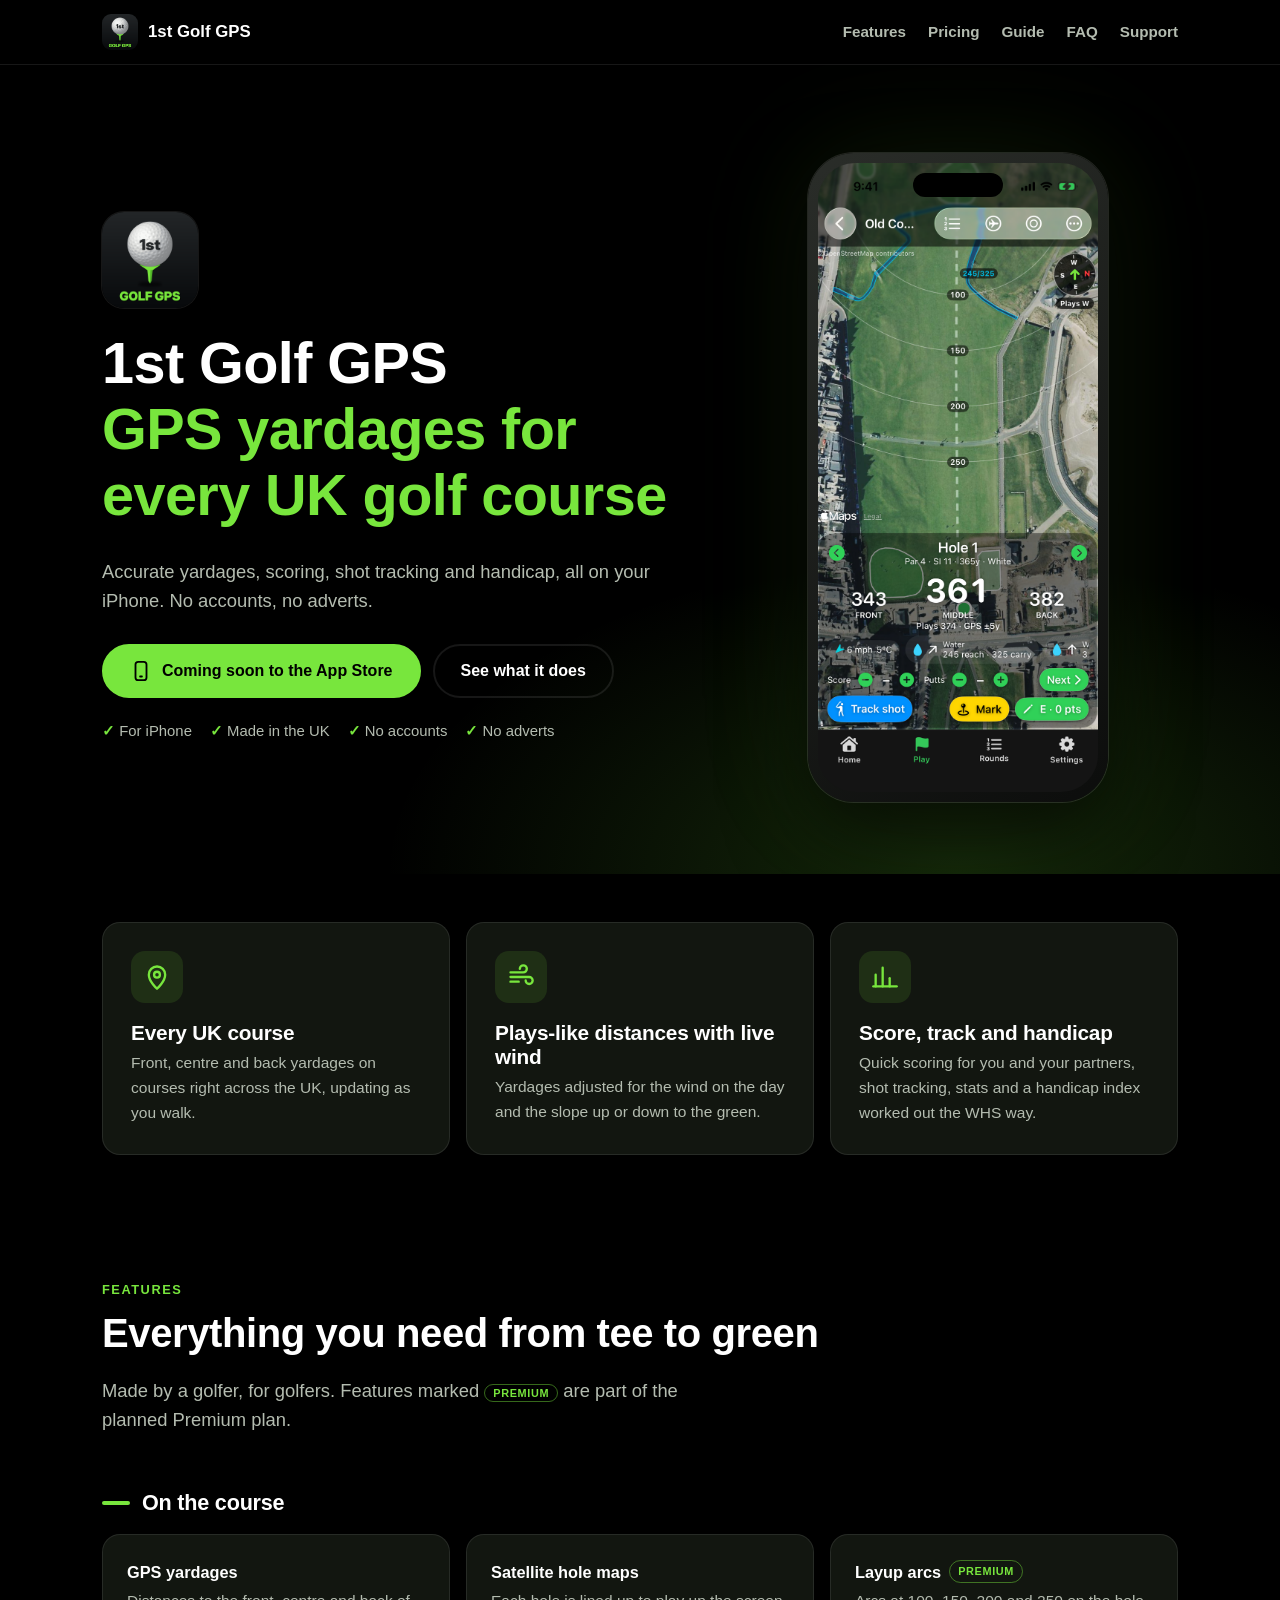
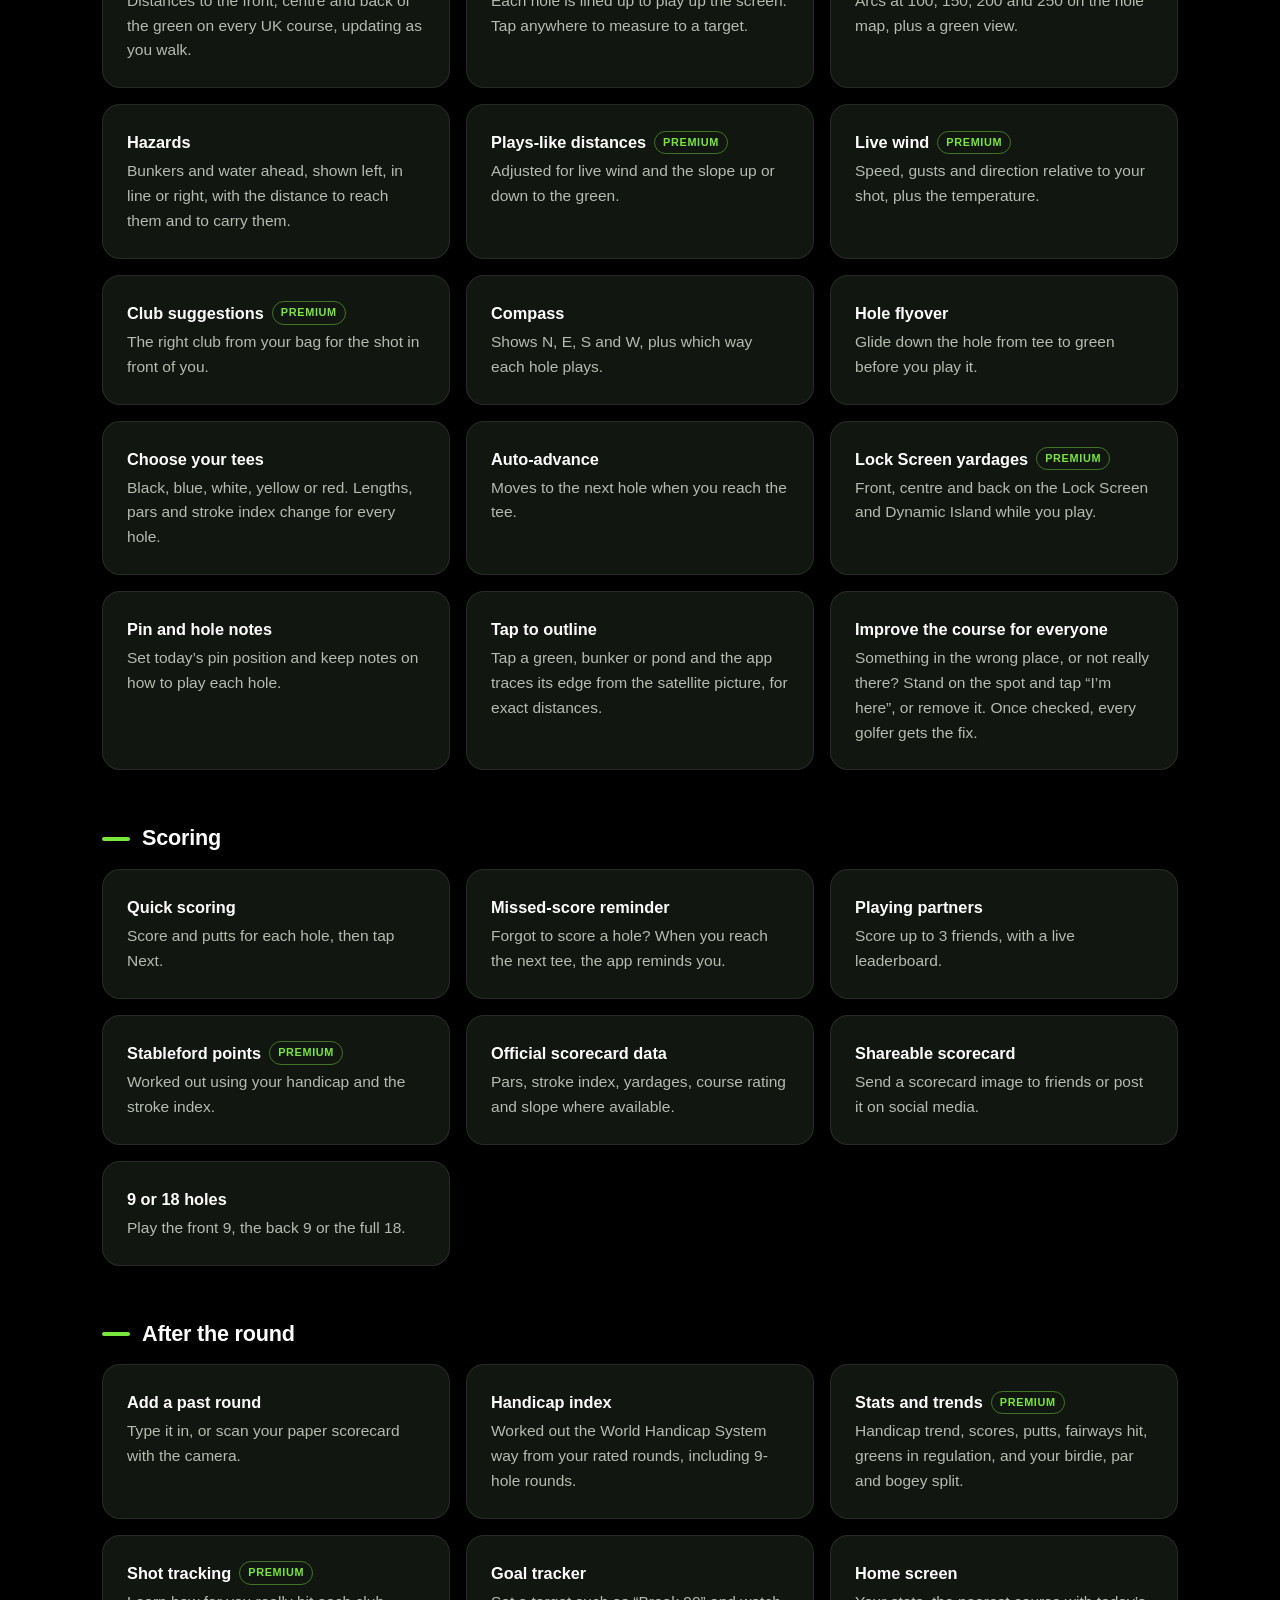
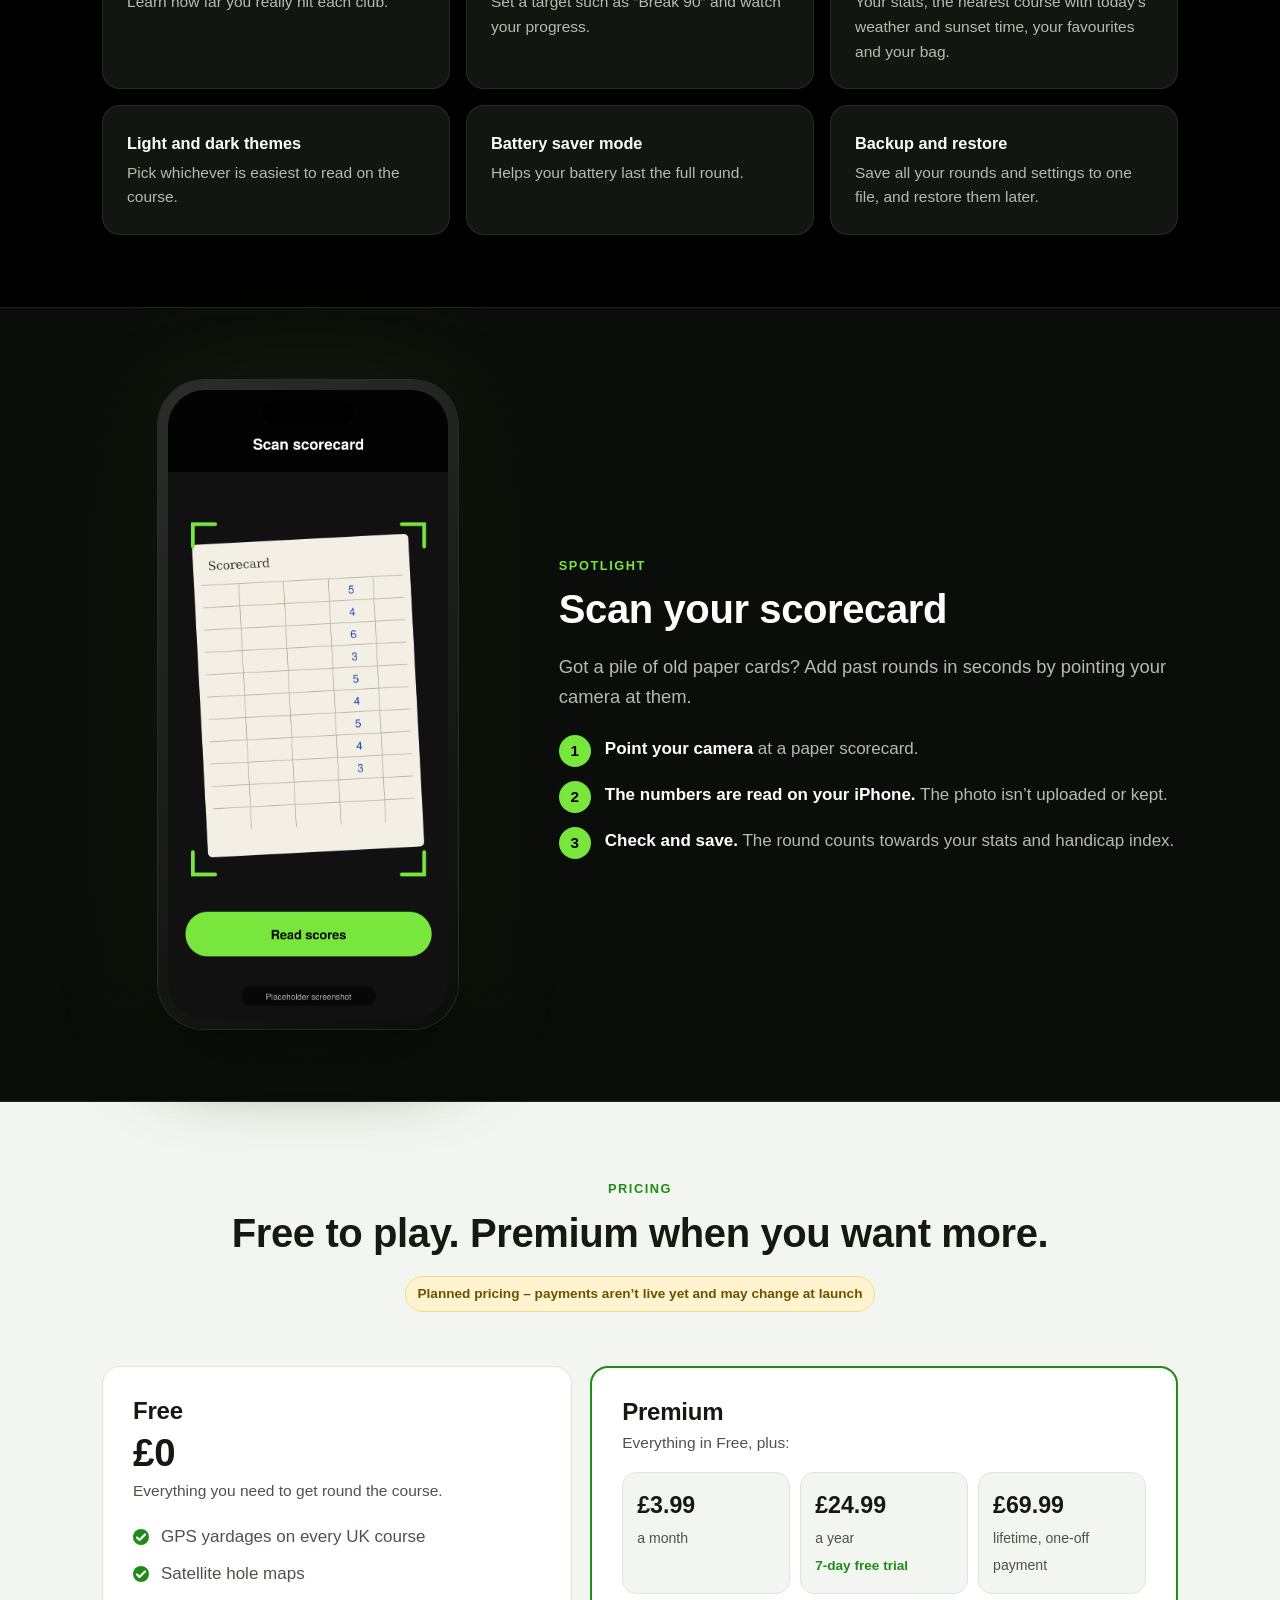
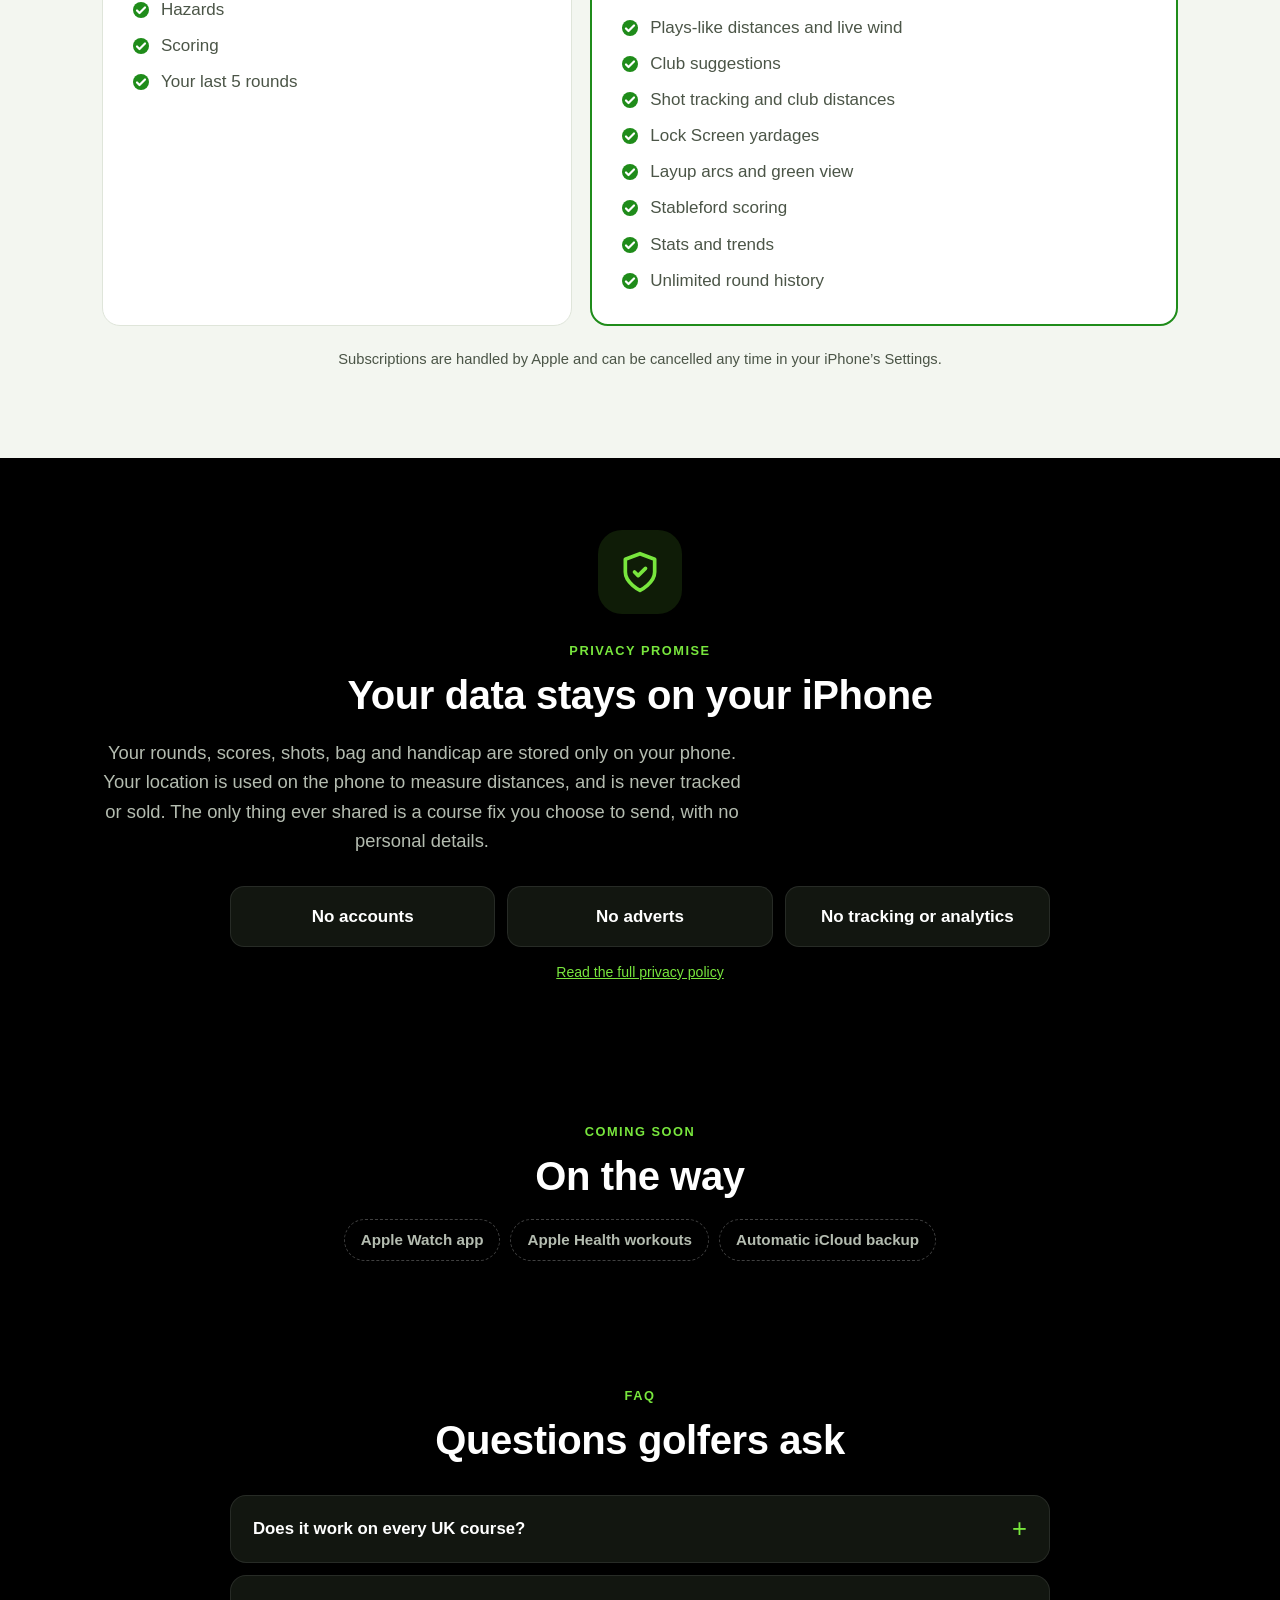
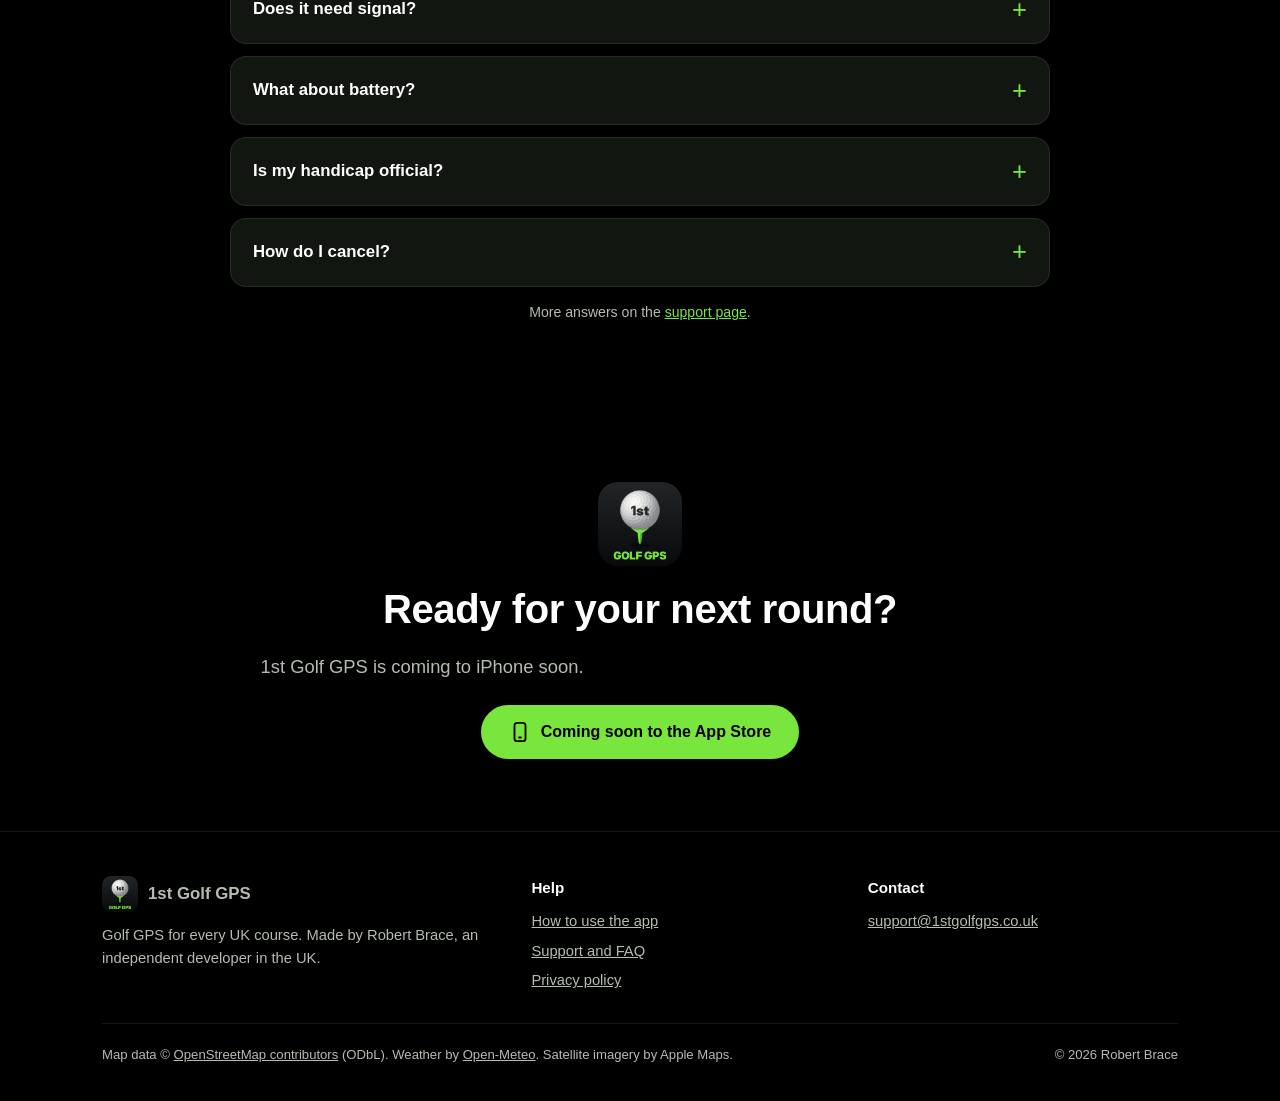
<file: index.html>
<!DOCTYPE html>
<html lang="en-GB">
<head>
  <meta charset="utf-8">
  <meta name="viewport" content="width=device-width, initial-scale=1">
  <title>1st Golf GPS – GPS yardages for every UK golf course</title>
  <meta name="description" content="Golf GPS for every course in the UK. Accurate yardages, scoring, shot tracking and handicap, all on your iPhone. No accounts, no adverts.">
  <meta name="theme-color" content="#000000">
  <meta property="og:title" content="1st Golf GPS">
  <meta property="og:description" content="GPS yardages for every UK golf course. Scoring, shot tracking and handicap on your iPhone. No accounts, no adverts.">
  <meta property="og:image" content="images/app-icon.png">
  <link rel="icon" type="image/png" href="images/favicon.png">
  <link rel="apple-touch-icon" href="images/apple-touch-icon.png">
  <link rel="stylesheet" href="styles.css">
</head>
<body>
<a class="skip-link" href="#main">Skip to content</a>

<header class="site-header">
  <div class="wrap">
    <a class="brand" href="index.html"><img src="images/app-icon.png" alt="" width="36" height="36">1st Golf GPS</a>
    <nav class="nav" aria-label="Main">
      <a class="nav-wide" href="#features">Features</a>
      <a class="nav-wide" href="#pricing">Pricing</a>
      <a href="guide.html">Guide</a>
      <a class="nav-wide" href="#faq">FAQ</a>
      <a href="support.html">Support</a>
    </nav>
  </div>
</header>

<main id="main">

  <!-- ===== Hero ===== -->
  <section class="hero">
    <div class="wrap">
      <div>
        <img class="hero-logo" src="images/app-icon.png" alt="1st Golf GPS app icon" width="96" height="96">
        <h1>1st Golf GPS <span>GPS yardages for every UK golf course</span></h1>
        <p class="lead">Accurate yardages, scoring, shot tracking and handicap, all on your iPhone. No accounts, no adverts.</p>
        <div class="btn-row">
          <!-- App Store button: set APP_STORE_URL in site.js to make it live -->
          <a class="btn js-appstore is-soon" aria-disabled="true">
            <svg viewBox="0 0 24 24" fill="none" stroke="currentColor" stroke-width="2" stroke-linecap="round" stroke-linejoin="round" aria-hidden="true"><rect x="6" y="2" width="12" height="20" rx="3"/><path d="M11 18h2"/></svg>
            <span class="js-appstore-label">Coming soon to the App Store</span>
          </a>
          <a class="btn btn--ghost" href="#features">See what it does</a>
        </div>
        <ul class="hero-points">
          <li>For iPhone</li>
          <li>Made in the UK</li>
          <li>No accounts</li>
          <li>No adverts</li>
        </ul>
      </div>
      <div class="phone">
        <img src="images/screenshot-1.png" alt="1st Golf GPS on hole 1 of the Old Course, St Andrews, showing front, centre and back yardages" width="780" height="1696">
      </div>
    </div>
  </section>

  <!-- ===== Three headline benefits ===== -->
  <section class="section--tight">
    <div class="wrap grid grid-3">
      <div class="card benefit">
        <div class="icon"><svg viewBox="0 0 24 24" fill="none" stroke="currentColor" stroke-width="2" stroke-linecap="round" stroke-linejoin="round" aria-hidden="true"><path d="M12 22s7-6.2 7-12a7 7 0 0 0-14 0c0 5.8 7 12 7 12z"/><circle cx="12" cy="10" r="2.5"/></svg></div>
        <h3>Every UK course</h3>
        <p>Front, centre and back yardages on courses right across the UK, updating as you walk.</p>
      </div>
      <div class="card benefit">
        <div class="icon"><svg viewBox="0 0 24 24" fill="none" stroke="currentColor" stroke-width="2" stroke-linecap="round" stroke-linejoin="round" aria-hidden="true"><path d="M3 8h11a3 3 0 1 0-3-3"/><path d="M3 12h16a3 3 0 1 1-3 3"/><path d="M3 16h7"/></svg></div>
        <h3>Plays-like distances with live wind</h3>
        <p>Yardages adjusted for the wind on the day and the slope up or down to the green.</p>
      </div>
      <div class="card benefit">
        <div class="icon"><svg viewBox="0 0 24 24" fill="none" stroke="currentColor" stroke-width="2" stroke-linecap="round" stroke-linejoin="round" aria-hidden="true"><path d="M4 20V10"/><path d="M10 20V4"/><path d="M16 20v-7"/><path d="M22 20H2"/></svg></div>
        <h3>Score, track and handicap</h3>
        <p>Quick scoring for you and your partners, shot tracking, stats and a handicap index worked out the WHS way.</p>
      </div>
    </div>
  </section>

  <!-- ===== Features ===== -->
  <section class="section" id="features">
    <div class="wrap">
      <span class="eyebrow">Features</span>
      <h2>Everything you need from tee to green</h2>
      <p class="lead">Made by a golfer, for golfers. Features marked <span class="tag">Premium</span> are part of the planned Premium plan.</p>

      <div class="feature-group">
        <h3>On the course</h3>
        <div class="grid grid-3">
          <div class="card feature"><h4>GPS yardages</h4><p>Distances to the front, centre and back of the green on every UK course, updating as you walk.</p></div>
          <div class="card feature"><h4>Satellite hole maps</h4><p>Each hole is lined up to play up the screen. Tap anywhere to measure to a target.</p></div>
          <div class="card feature"><h4>Layup arcs <span class="tag">Premium</span></h4><p>Arcs at 100, 150, 200 and 250 on the hole map, plus a green view.</p></div>
          <div class="card feature"><h4>Hazards</h4><p>Bunkers and water ahead, shown left, in line or right, with the distance to reach them and to carry them.</p></div>
          <div class="card feature"><h4>Plays-like distances <span class="tag">Premium</span></h4><p>Adjusted for live wind and the slope up or down to the green.</p></div>
          <div class="card feature"><h4>Live wind <span class="tag">Premium</span></h4><p>Speed, gusts and direction relative to your shot, plus the temperature.</p></div>
          <div class="card feature"><h4>Club suggestions <span class="tag">Premium</span></h4><p>The right club from your bag for the shot in front of you.</p></div>
          <div class="card feature"><h4>Compass</h4><p>Shows N, E, S and W, plus which way each hole plays.</p></div>
          <div class="card feature"><h4>Hole flyover</h4><p>Glide down the hole from tee to green before you play it.</p></div>
          <div class="card feature"><h4>Choose your tees</h4><p>Black, blue, white, yellow or red. Lengths, pars and stroke index change for every hole.</p></div>
          <div class="card feature"><h4>Auto-advance</h4><p>Moves to the next hole when you reach the tee.</p></div>
          <div class="card feature"><h4>Lock Screen yardages <span class="tag">Premium</span></h4><p>Front, centre and back on the Lock Screen and Dynamic Island while you play.</p></div>
          <div class="card feature"><h4>Pin and hole notes</h4><p>Set today’s pin position and keep notes on how to play each hole.</p></div>
          <div class="card feature"><h4>Tap to outline</h4><p>Tap a green, bunker or pond and the app traces its edge from the satellite picture, for exact distances.</p></div>
          <div class="card feature"><h4>Improve the course for everyone</h4><p>Something in the wrong place, or not really there? Stand on the spot and tap “I’m here”, or remove it. Once checked, every golfer gets the fix.</p></div>
        </div>
      </div>

      <div class="feature-group">
        <h3>Scoring</h3>
        <div class="grid grid-3">
          <div class="card feature"><h4>Quick scoring</h4><p>Score and putts for each hole, then tap Next.</p></div>
          <div class="card feature"><h4>Missed-score reminder</h4><p>Forgot to score a hole? When you reach the next tee, the app reminds you.</p></div>
          <div class="card feature"><h4>Playing partners</h4><p>Score up to 3 friends, with a live leaderboard.</p></div>
          <div class="card feature"><h4>Stableford points <span class="tag">Premium</span></h4><p>Worked out using your handicap and the stroke index.</p></div>
          <div class="card feature"><h4>Official scorecard data</h4><p>Pars, stroke index, yardages, course rating and slope where available.</p></div>
          <div class="card feature"><h4>Shareable scorecard</h4><p>Send a scorecard image to friends or post it on social media.</p></div>
          <div class="card feature"><h4>9 or 18 holes</h4><p>Play the front 9, the back 9 or the full 18.</p></div>
        </div>
      </div>

      <div class="feature-group">
        <h3>After the round</h3>
        <div class="grid grid-3">
          <div class="card feature"><h4>Add a past round</h4><p>Type it in, or scan your paper scorecard with the camera.</p></div>
          <div class="card feature"><h4>Handicap index</h4><p>Worked out the World Handicap System way from your rated rounds, including 9-hole rounds.</p></div>
          <div class="card feature"><h4>Stats and trends <span class="tag">Premium</span></h4><p>Handicap trend, scores, putts, fairways hit, greens in regulation, and your birdie, par and bogey split.</p></div>
          <div class="card feature"><h4>Shot tracking <span class="tag">Premium</span></h4><p>Learn how far you really hit each club.</p></div>
          <div class="card feature"><h4>Goal tracker</h4><p>Set a target such as “Break 90” and watch your progress.</p></div>
          <div class="card feature"><h4>Home screen</h4><p>Your stats, the nearest course with today’s weather and sunset time, your favourites and your bag.</p></div>
          <div class="card feature"><h4>Light and dark themes</h4><p>Pick whichever is easiest to read on the course.</p></div>
          <div class="card feature"><h4>Battery saver mode</h4><p>Helps your battery last the full round.</p></div>
          <div class="card feature"><h4>Backup and restore</h4><p>Save all your rounds and settings to one file, and restore them later.</p></div>
        </div>
      </div>
    </div>
  </section>

  <!-- ===== Scan your scorecard spotlight ===== -->
  <section class="section spotlight" id="scan">
    <div class="wrap">
      <div class="phone">
        <img src="images/screenshot-2.png" alt="Scanning a paper scorecard with the iPhone camera" width="780" height="1688" loading="lazy">
      </div>
      <div>
        <span class="eyebrow">Spotlight</span>
        <h2>Scan your scorecard</h2>
        <p class="lead">Got a pile of old paper cards? Add past rounds in seconds by pointing your camera at them.</p>
        <ol class="steps">
          <li><span><strong>Point your camera</strong> at a paper scorecard.</span></li>
          <li><span><strong>The numbers are read on your iPhone.</strong> The photo isn’t uploaded or kept.</span></li>
          <li><span><strong>Check and save.</strong> The round counts towards your stats and handicap index.</span></li>
        </ol>
      </div>
    </div>
  </section>

  <!-- ===== Pricing ===== -->
  <section class="section light" id="pricing">
    <div class="wrap">
      <div class="center">
        <span class="eyebrow">Pricing</span>
        <h2>Free to play. Premium when you want more.</h2>
        <div class="planned">Planned pricing – payments aren’t live yet and may change at launch</div>
      </div>
      <div class="price-grid">
        <div class="card plan">
          <h3>Free</h3>
          <div class="price">£0</div>
          <p>Everything you need to get round the course.</p>
          <ul>
            <li>GPS yardages on every UK course</li>
            <li>Satellite hole maps</li>
            <li>Hazards</li>
            <li>Scoring</li>
            <li>Your last 5 rounds</li>
          </ul>
        </div>
        <div class="card plan plan--premium">
          <h3>Premium</h3>
          <p>Everything in Free, plus:</p>
          <div class="price-options">
            <div class="price-option"><strong>£3.99</strong><span>a month</span></div>
            <div class="price-option"><strong>£24.99</strong><span>a year</span><em>7-day free trial</em></div>
            <div class="price-option"><strong>£69.99</strong><span>lifetime, one-off payment</span></div>
          </div>
          <ul>
            <li>Plays-like distances and live wind</li>
            <li>Club suggestions</li>
            <li>Shot tracking and club distances</li>
            <li>Lock Screen yardages</li>
            <li>Layup arcs and green view</li>
            <li>Stableford scoring</li>
            <li>Stats and trends</li>
            <li>Unlimited round history</li>
          </ul>
        </div>
      </div>
      <p class="price-footnote center">Subscriptions are handled by Apple and can be cancelled any time in your iPhone’s Settings.</p>
    </div>
  </section>

  <!-- ===== Privacy promise ===== -->
  <section class="section promise" id="privacy">
    <div class="wrap">
      <div class="shield"><svg viewBox="0 0 24 24" fill="none" stroke="currentColor" stroke-width="2" stroke-linecap="round" stroke-linejoin="round" aria-hidden="true"><path d="M12 22s8-4 8-10V5l-8-3-8 3v7c0 6 8 10 8 10z"/><path d="M9 12l2 2 4-4"/></svg></div>
      <span class="eyebrow">Privacy promise</span>
      <h2>Your data stays on your iPhone</h2>
      <p class="lead">Your rounds, scores, shots, bag and handicap are stored only on your phone. Your location is used on the phone to measure distances, and is never tracked or sold. The only thing ever shared is a course fix you choose to send, with no personal details.</p>
      <ul class="promise-list">
        <li>No accounts</li>
        <li>No adverts</li>
        <li>No tracking or analytics</li>
      </ul>
      <p class="small-note"><a href="privacy.html">Read the full privacy policy</a></p>
    </div>
  </section>

  <!-- ===== Coming later ===== -->
  <section class="section--tight center">
    <div class="wrap">
      <span class="eyebrow">Coming soon</span>
      <h2>On the way</h2>
      <div class="soon-row">
        <span>Apple Watch app</span>
        <span>Apple Health workouts</span>
        <span>Automatic iCloud backup</span>
      </div>
    </div>
  </section>

  <!-- ===== FAQ ===== -->
  <section class="section" id="faq">
    <div class="wrap">
      <div class="center">
        <span class="eyebrow">FAQ</span>
        <h2>Questions golfers ask</h2>
      </div>
      <div class="faq">
        <details>
          <summary>Does it work on every UK course?</summary>
          <div><p>Yes. 1st Golf GPS covers golf courses across the UK, using course layouts from OpenStreetMap. If a hole doesn’t look quite right, use “Fix this hole” to correct it, and help fix it for every golfer. Official scorecard details such as course rating and slope are shown where available.</p></div>
        </details>
        <details>
          <summary>Does it need signal?</summary>
          <div><p>Your position comes from your iPhone’s GPS, which doesn’t rely on mobile signal. The full list of UK courses is built into the app, and the first time you open a course its hole layouts download and are then saved on your phone. Live wind, weather and satellite imagery need a data connection.</p></div>
        </details>
        <details>
          <summary>What about battery?</summary>
          <div><p>GPS does use battery, so the app has a Battery saver mode to help it last the round. With Lock Screen yardages (Premium) you can see front, centre and back without unlocking your phone.</p></div>
        </details>
        <details>
          <summary>Is my handicap official?</summary>
          <div><p>No. The app works out a handicap index the World Handicap System way from your rated rounds, including 9-hole rounds. It’s a guide for your own use; your official handicap still comes from your club.</p></div>
        </details>
        <details>
          <summary>How do I cancel?</summary>
          <div><p>Subscriptions are handled by Apple. Open <strong>Settings</strong> on your iPhone, tap your name, then <strong>Subscriptions</strong>, choose 1st Golf GPS and tap <strong>Cancel Subscription</strong>. You can cancel any time.</p></div>
        </details>
      </div>
      <p class="small-note center">More answers on the <a href="support.html">support page</a>.</p>
    </div>
  </section>

  <!-- ===== Final call to action ===== -->
  <section class="section cta-band">
    <div class="wrap">
      <img src="images/app-icon.png" alt="" width="84" height="84" loading="lazy">
      <h2>Ready for your next round?</h2>
      <p class="lead">1st Golf GPS is coming to iPhone soon.</p>
      <div class="btn-row">
        <a class="btn js-appstore is-soon" aria-disabled="true">
          <svg viewBox="0 0 24 24" fill="none" stroke="currentColor" stroke-width="2" stroke-linecap="round" stroke-linejoin="round" aria-hidden="true"><rect x="6" y="2" width="12" height="20" rx="3"/><path d="M11 18h2"/></svg>
          <span class="js-appstore-label">Coming soon to the App Store</span>
        </a>
      </div>
    </div>
  </section>

</main>

<footer class="site-footer">
  <div class="wrap">
    <div class="footer-grid">
      <div>
        <a class="brand" href="index.html"><img src="images/app-icon.png" alt="" width="36" height="36">1st Golf GPS</a>
        <p style="margin-top:12px">Golf GPS for every UK course. Made by Robert Brace, an independent developer in the UK.</p>
      </div>
      <div>
        <h4>Help</h4>
        <ul>
          <li><a href="guide.html">How to use the app</a></li>
          <li><a href="support.html">Support and FAQ</a></li>
          <li><a href="privacy.html">Privacy policy</a></li>
        </ul>
      </div>
      <div>
        <h4>Contact</h4>
        <ul><li><a class="js-email">[ADD YOUR SUPPORT EMAIL]</a></li></ul>
      </div>
    </div>
    <div class="credits">
      <span>Map data © <a href="https://www.openstreetmap.org/copyright">OpenStreetMap contributors</a> (ODbL). Weather by <a href="https://open-meteo.com/">Open-Meteo</a>. Satellite imagery by Apple Maps.</span>
      <span>© 2026 Robert Brace</span>
    </div>
  </div>
</footer>

<script src="site.js"></script>
</body>
</html>
</file>
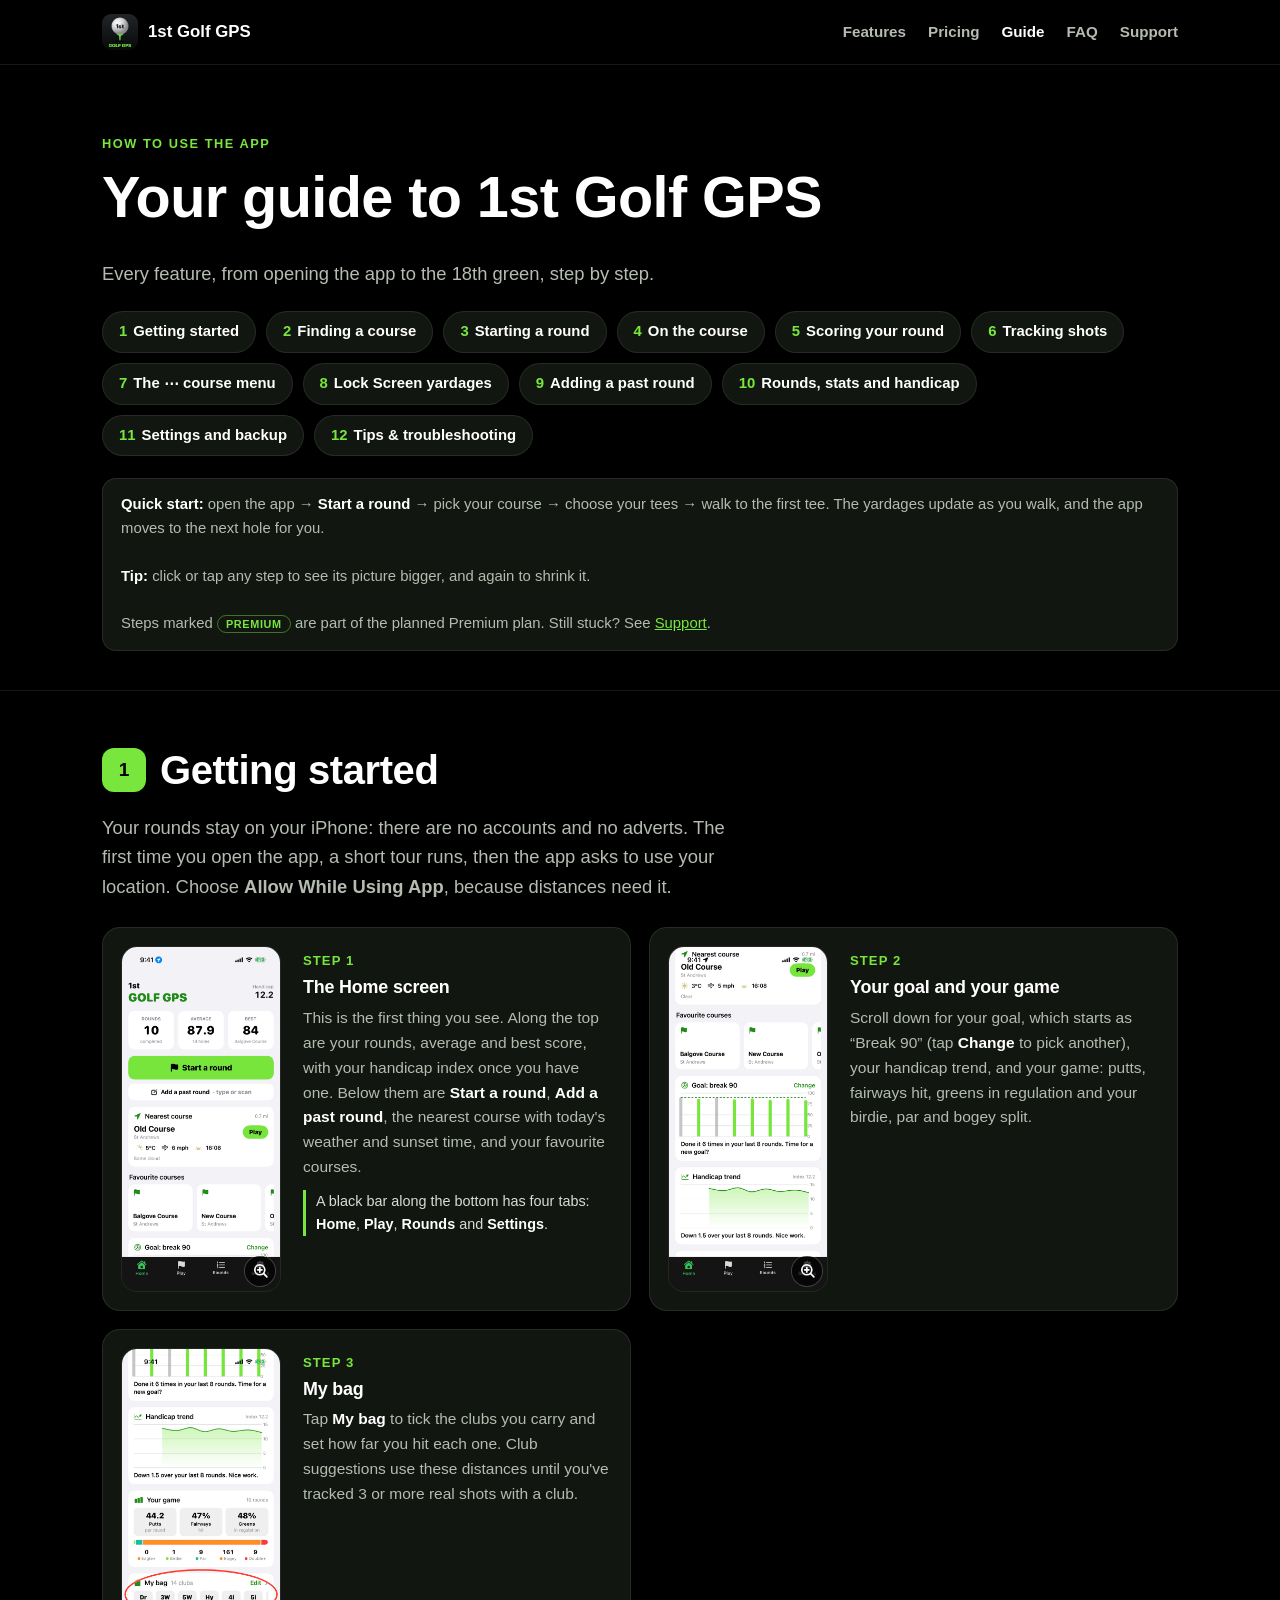
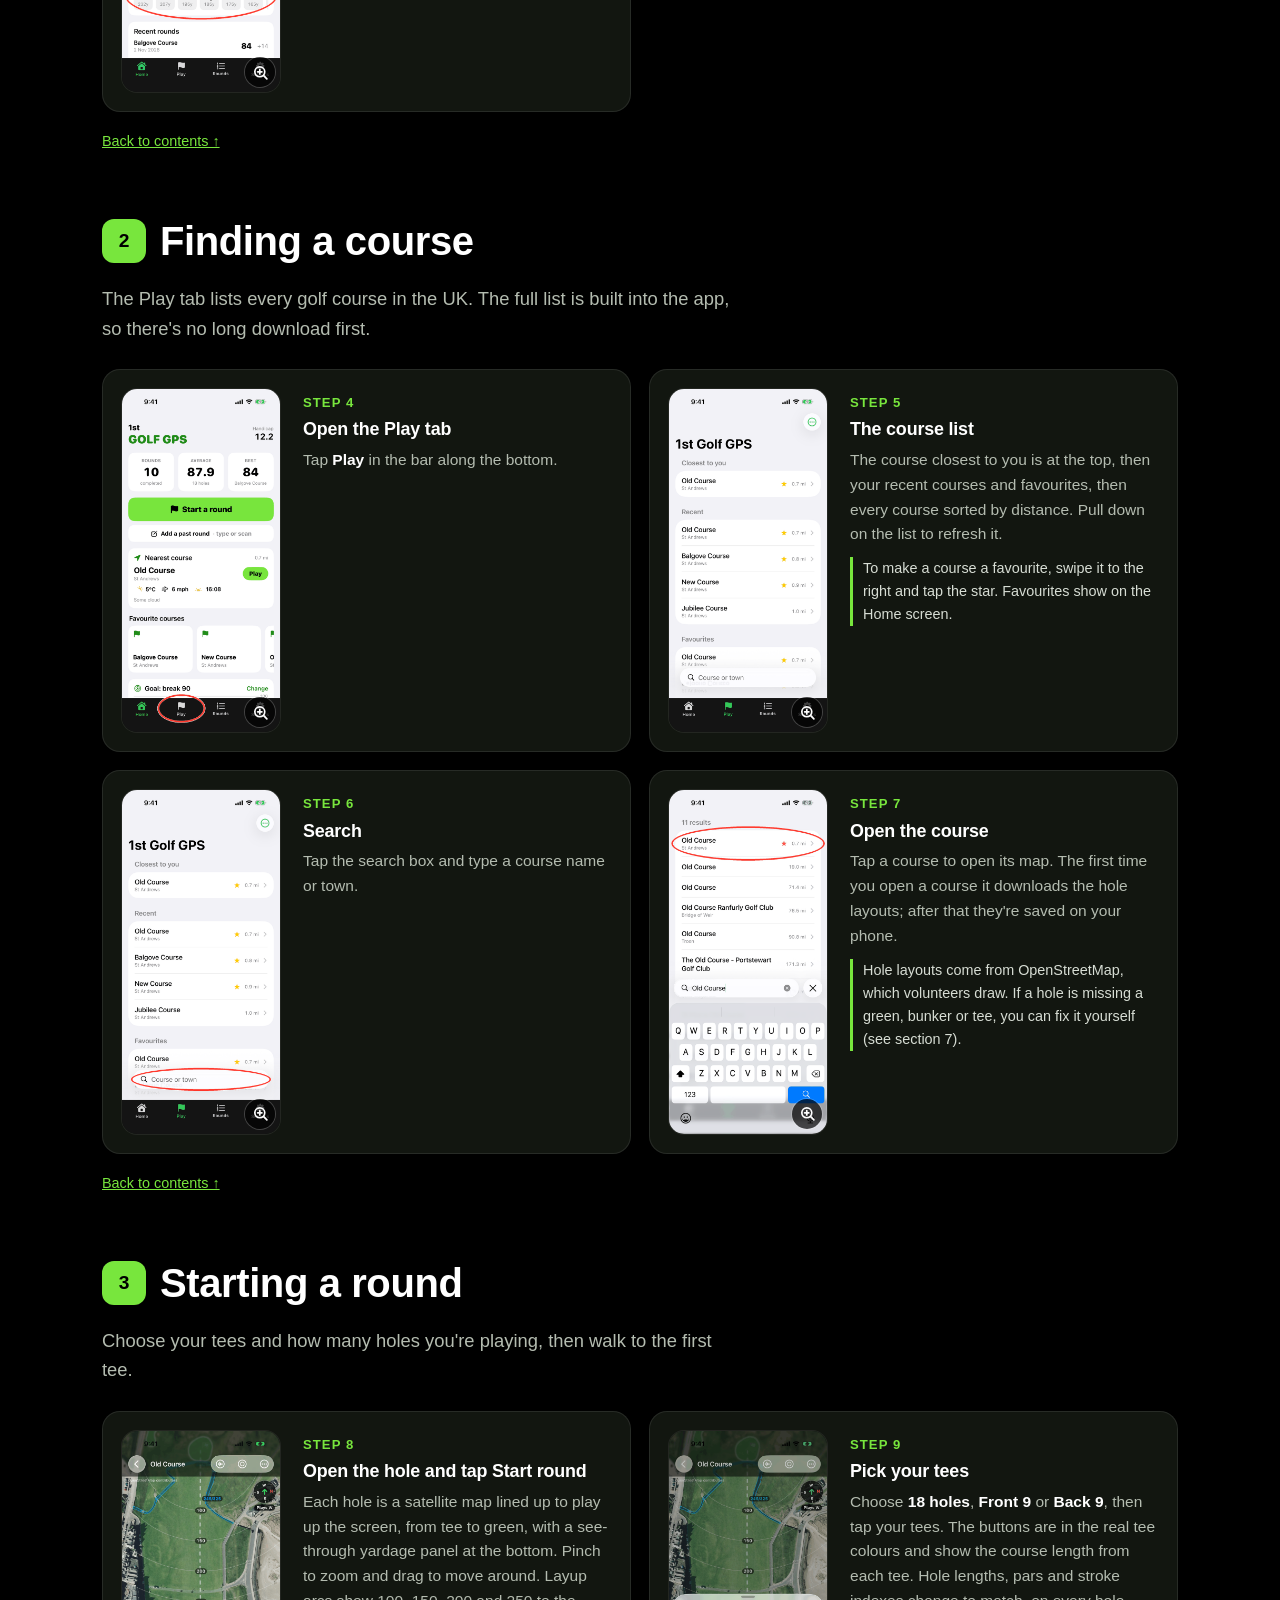
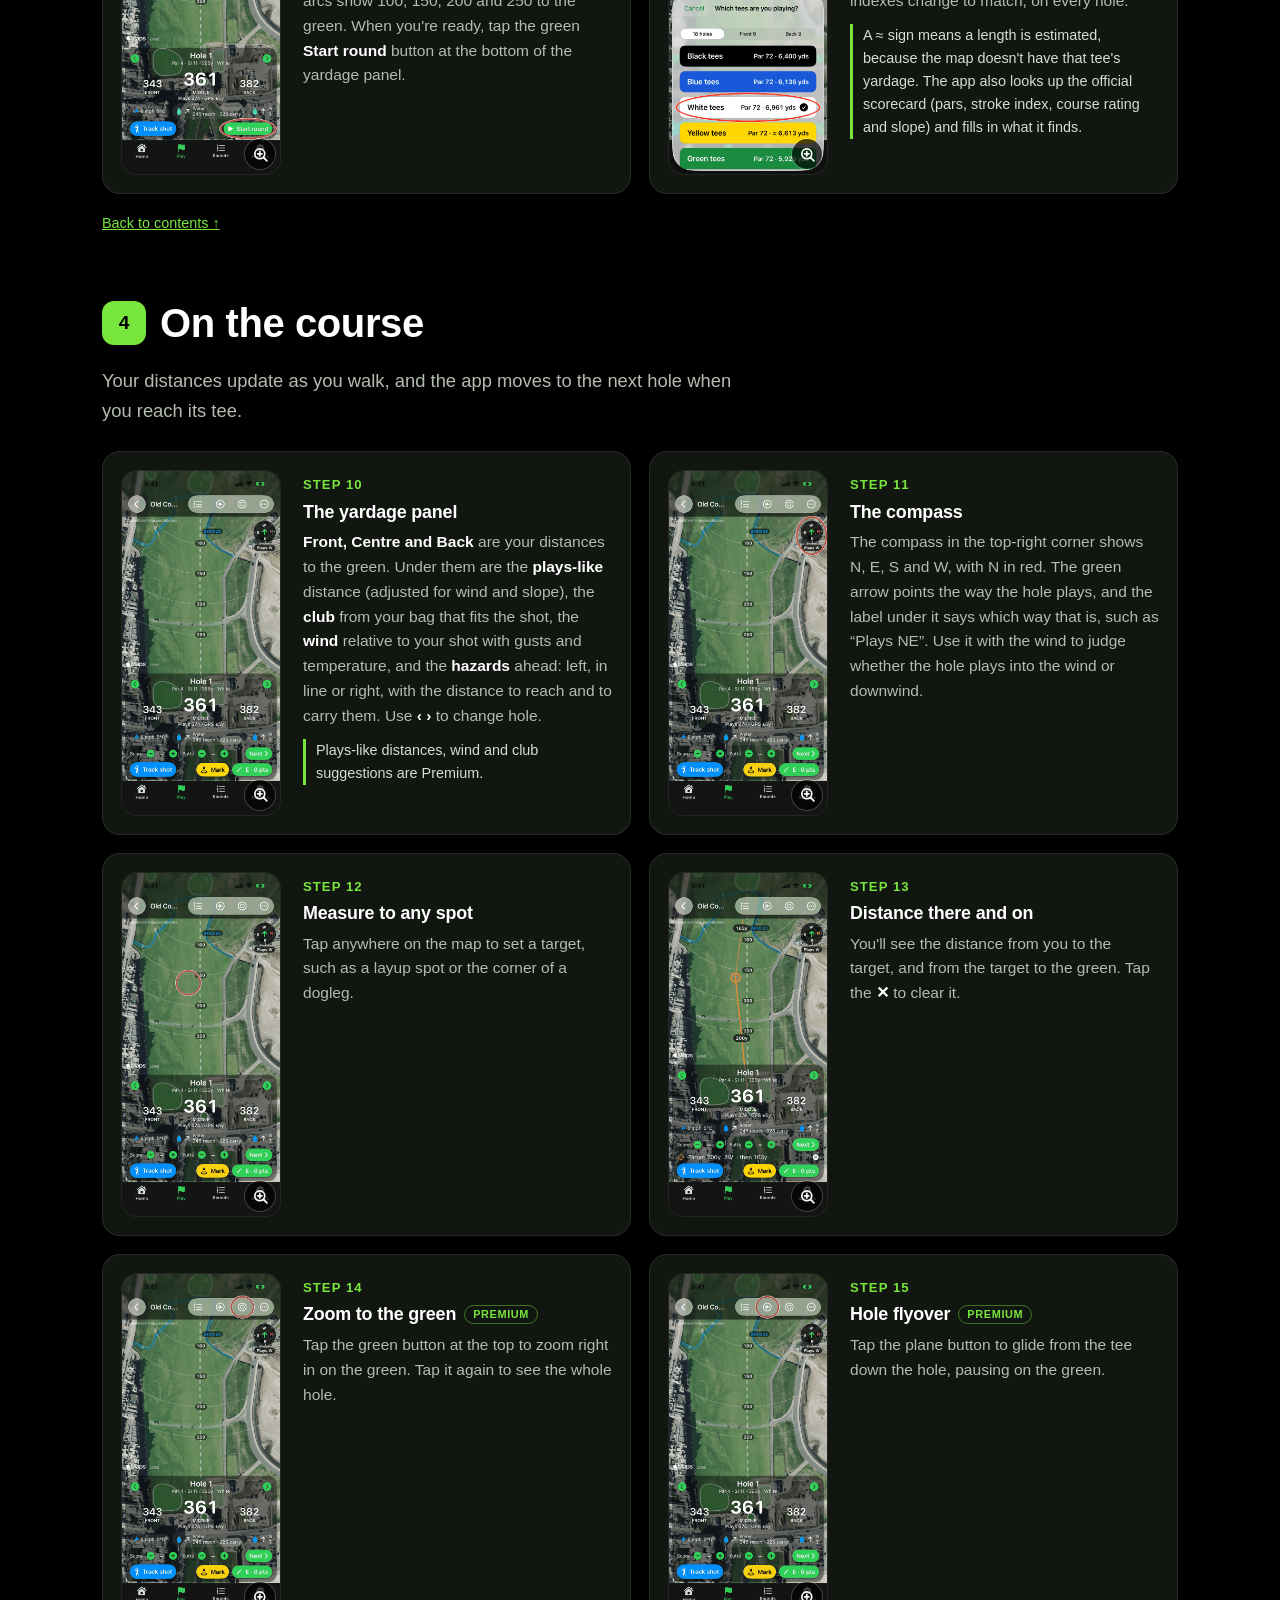
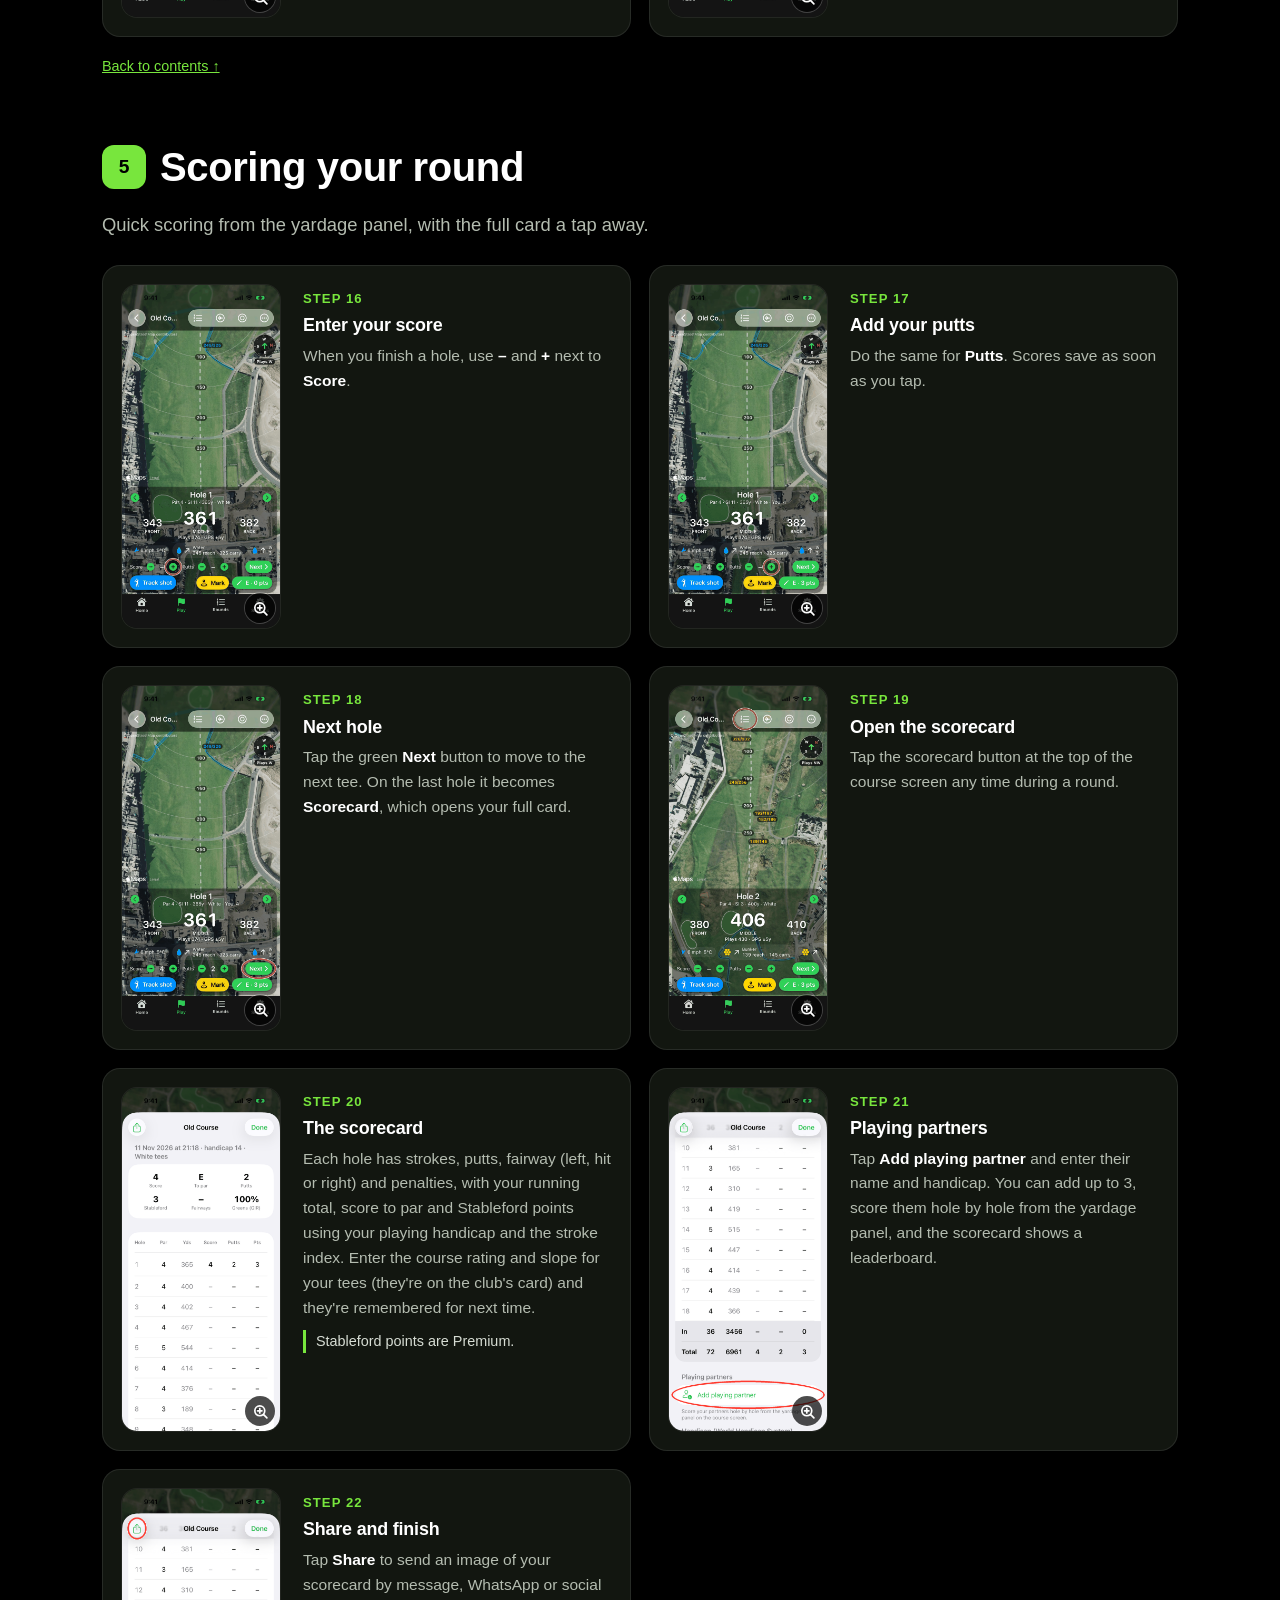
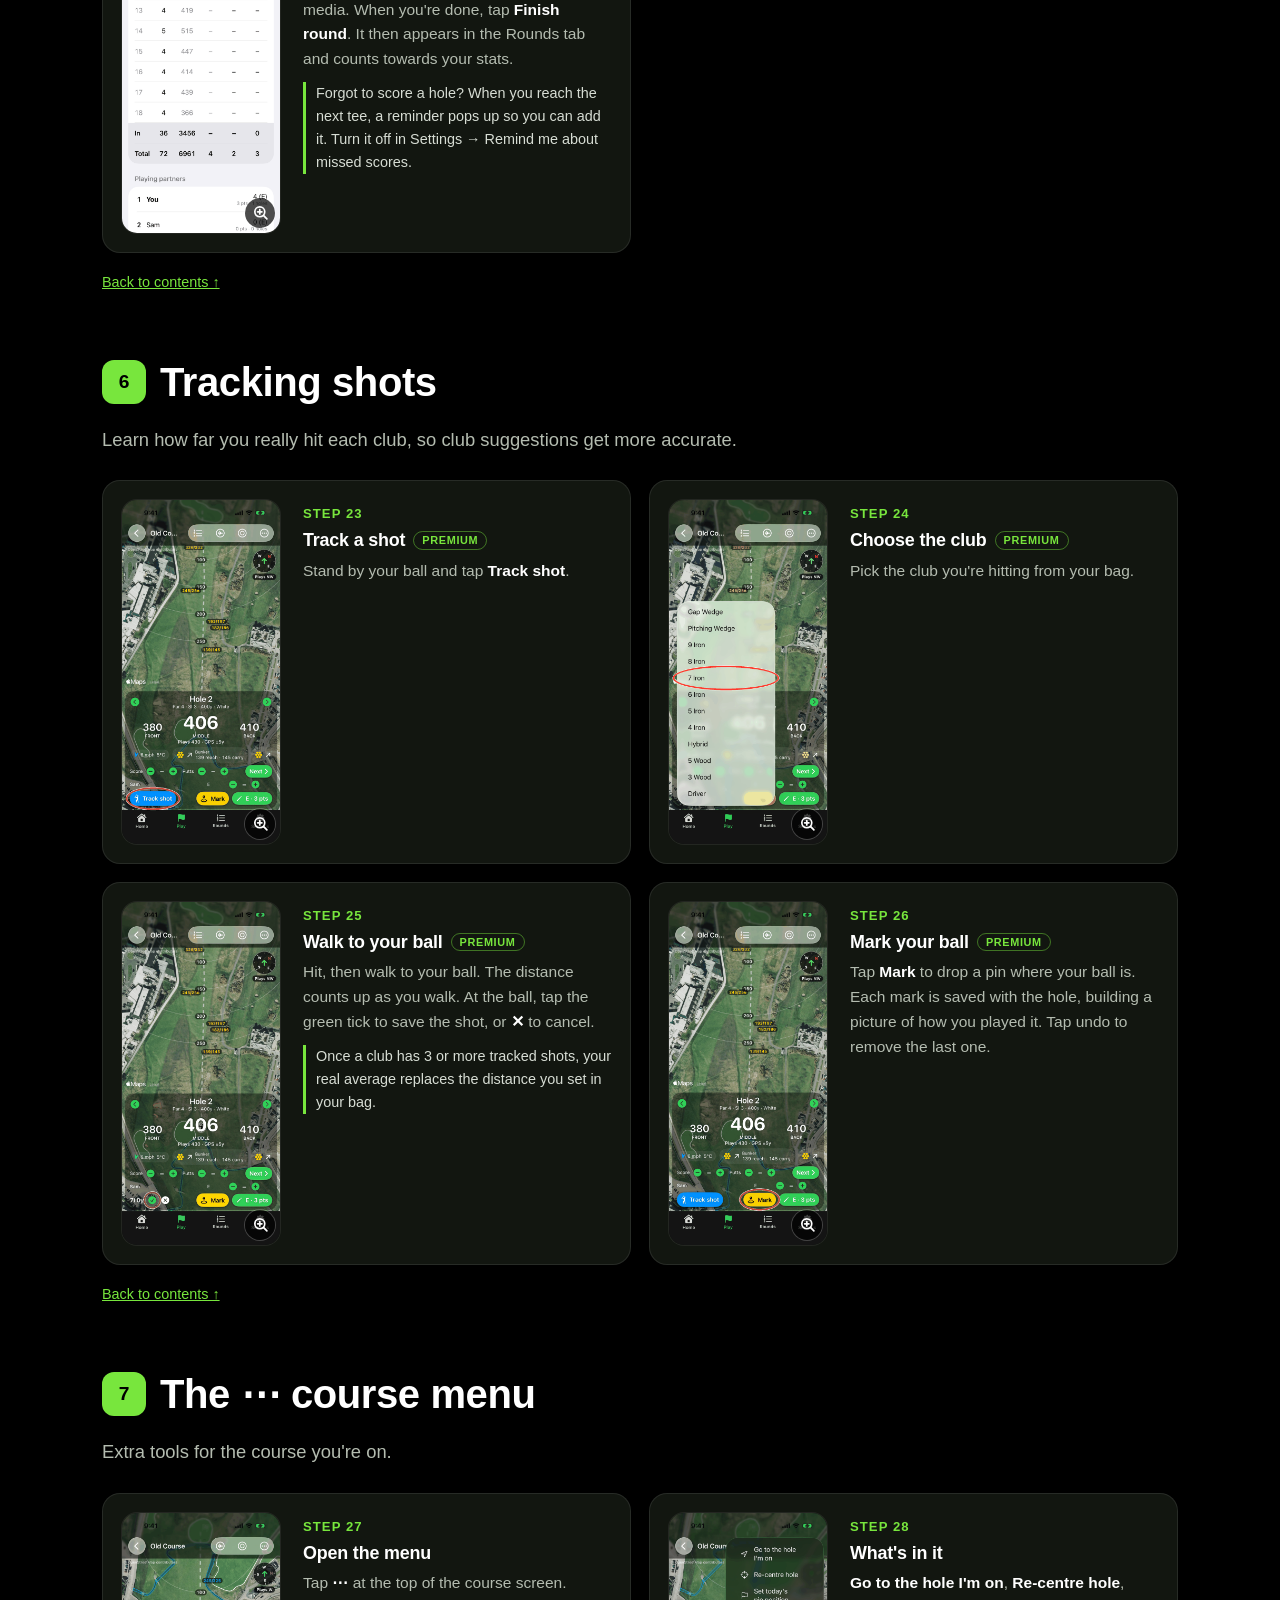
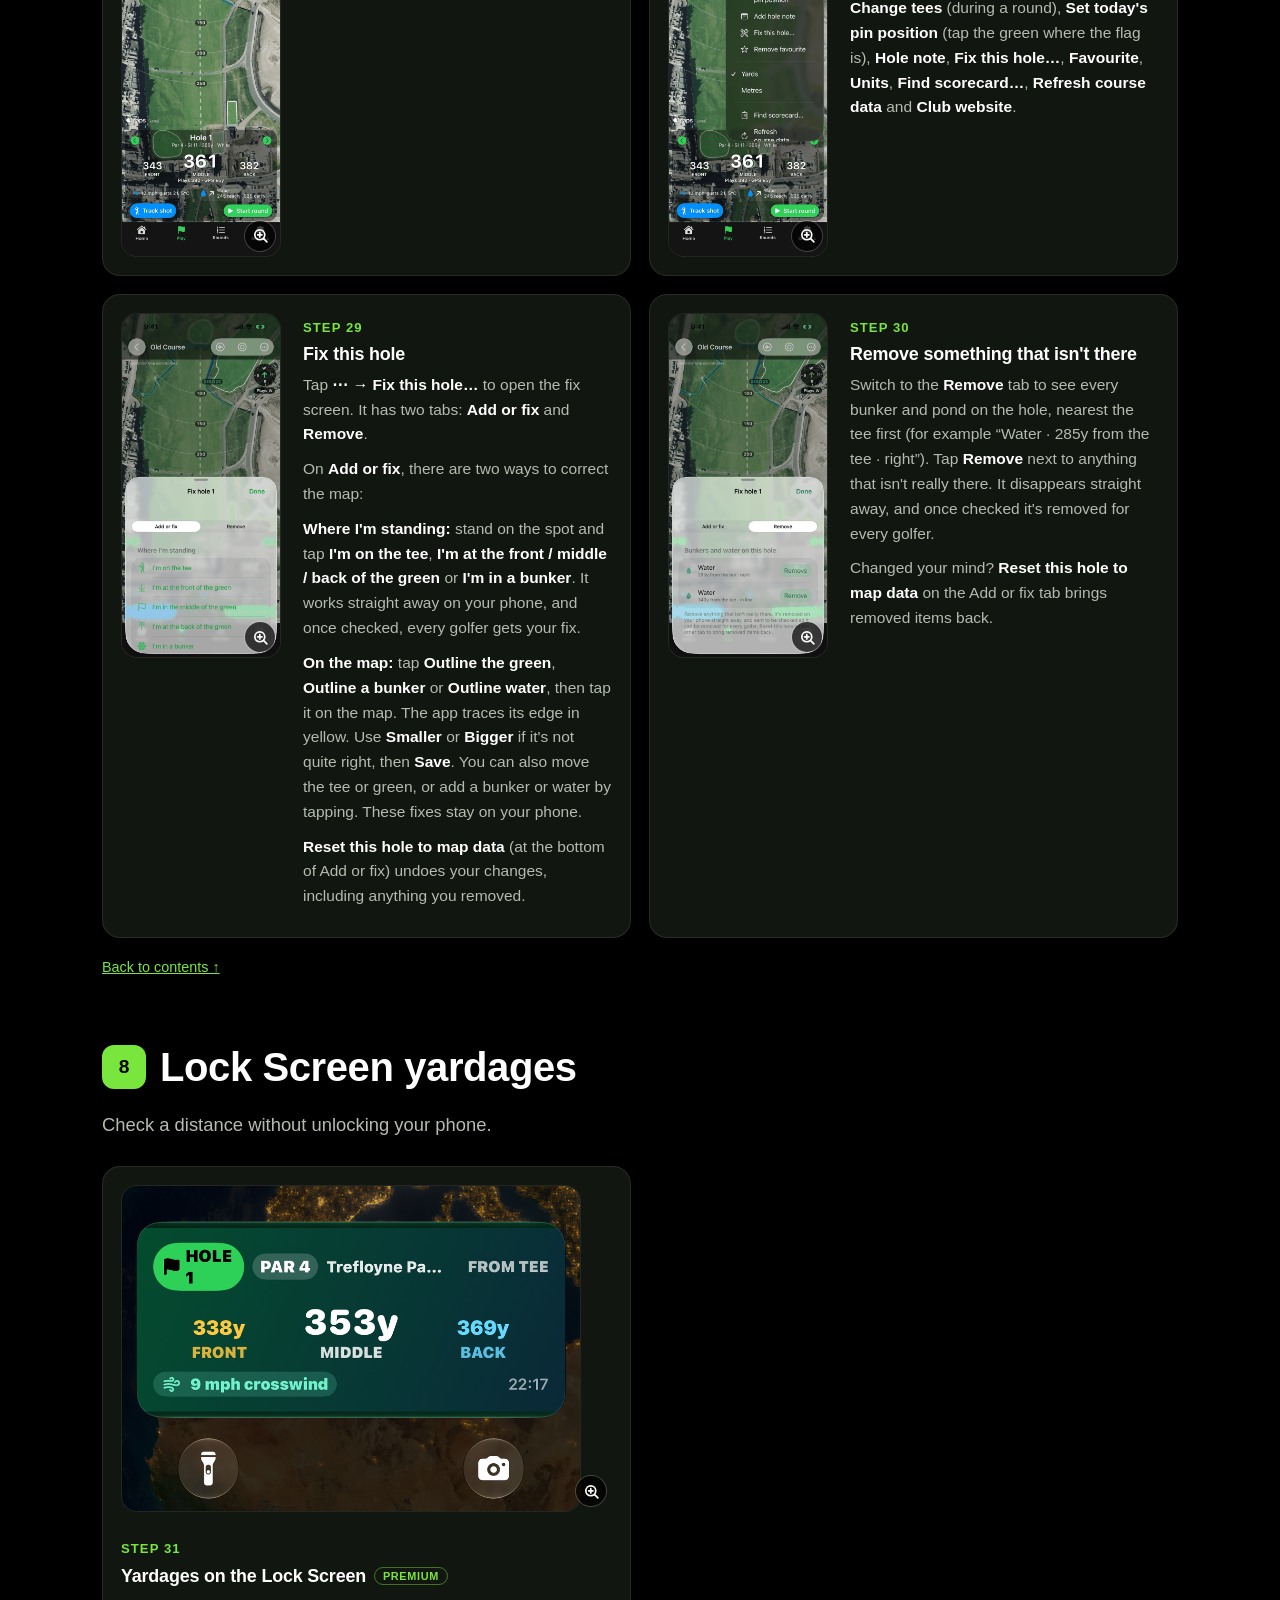
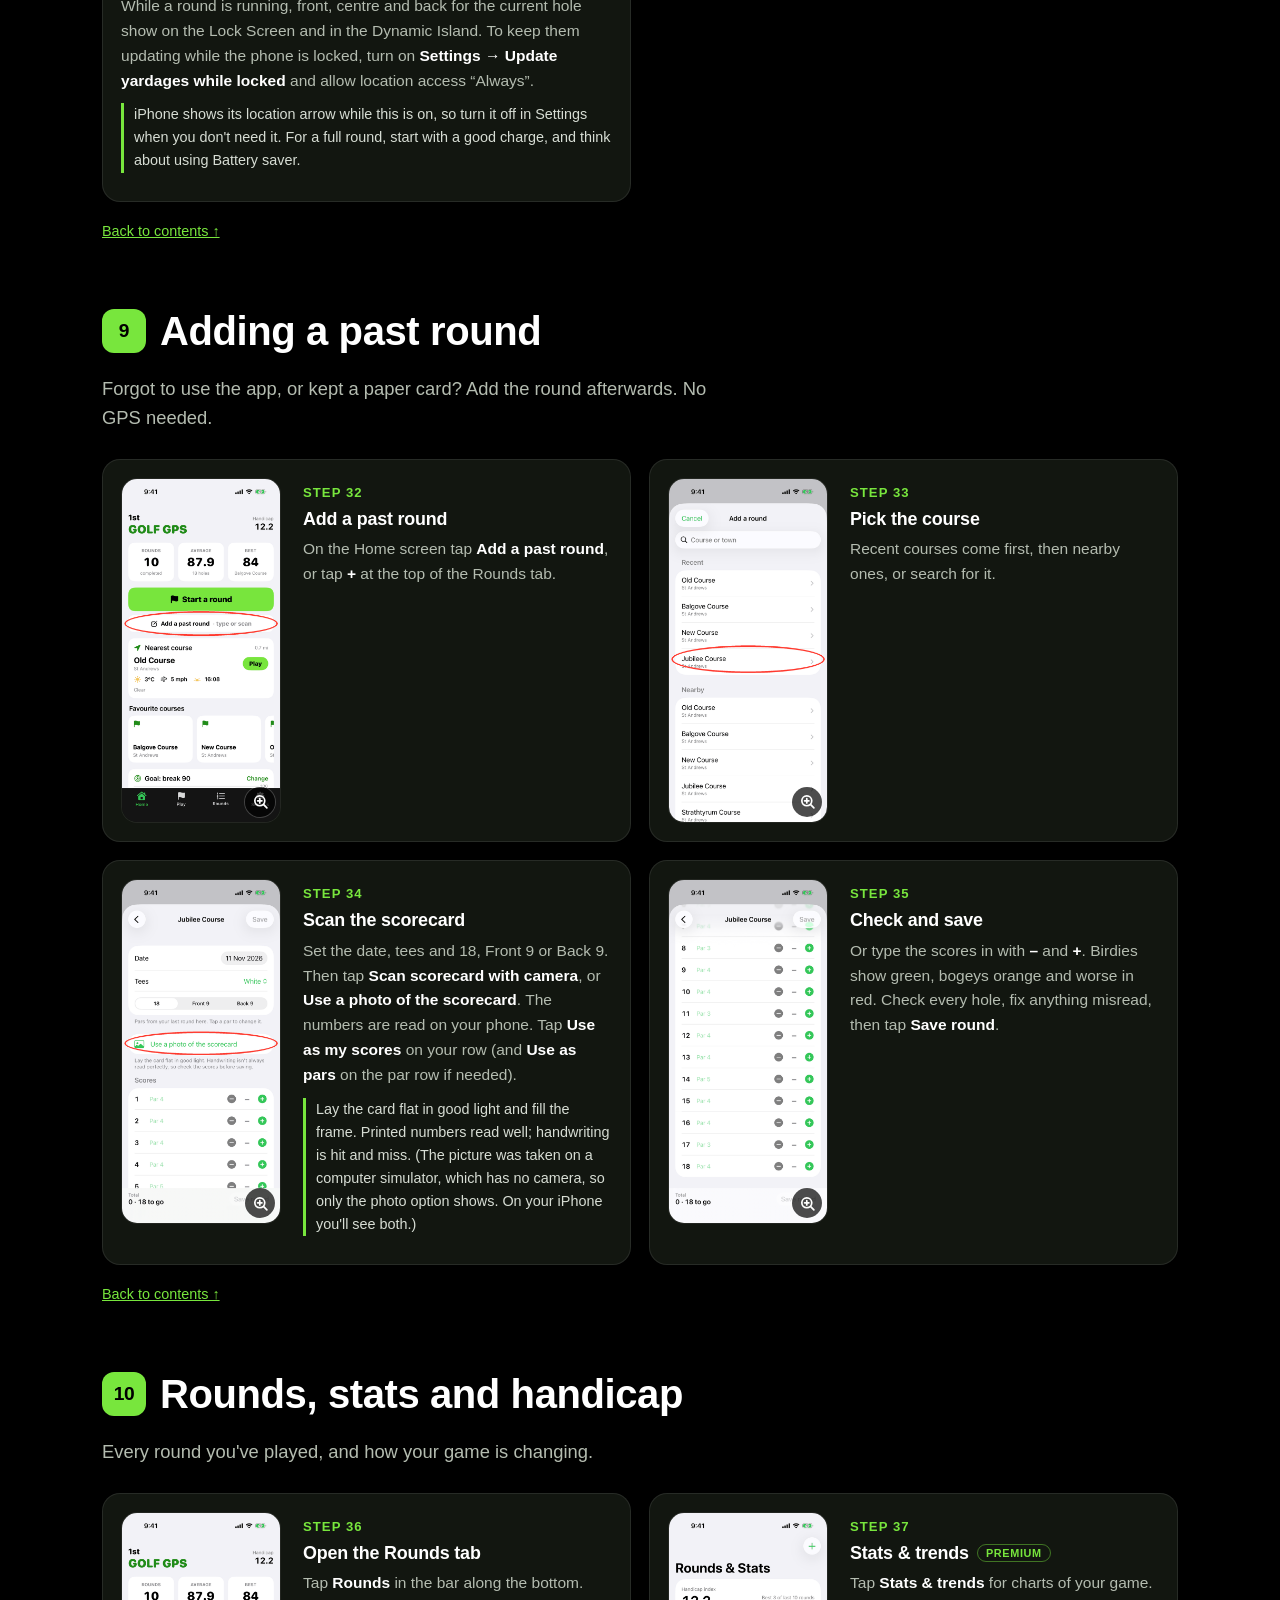
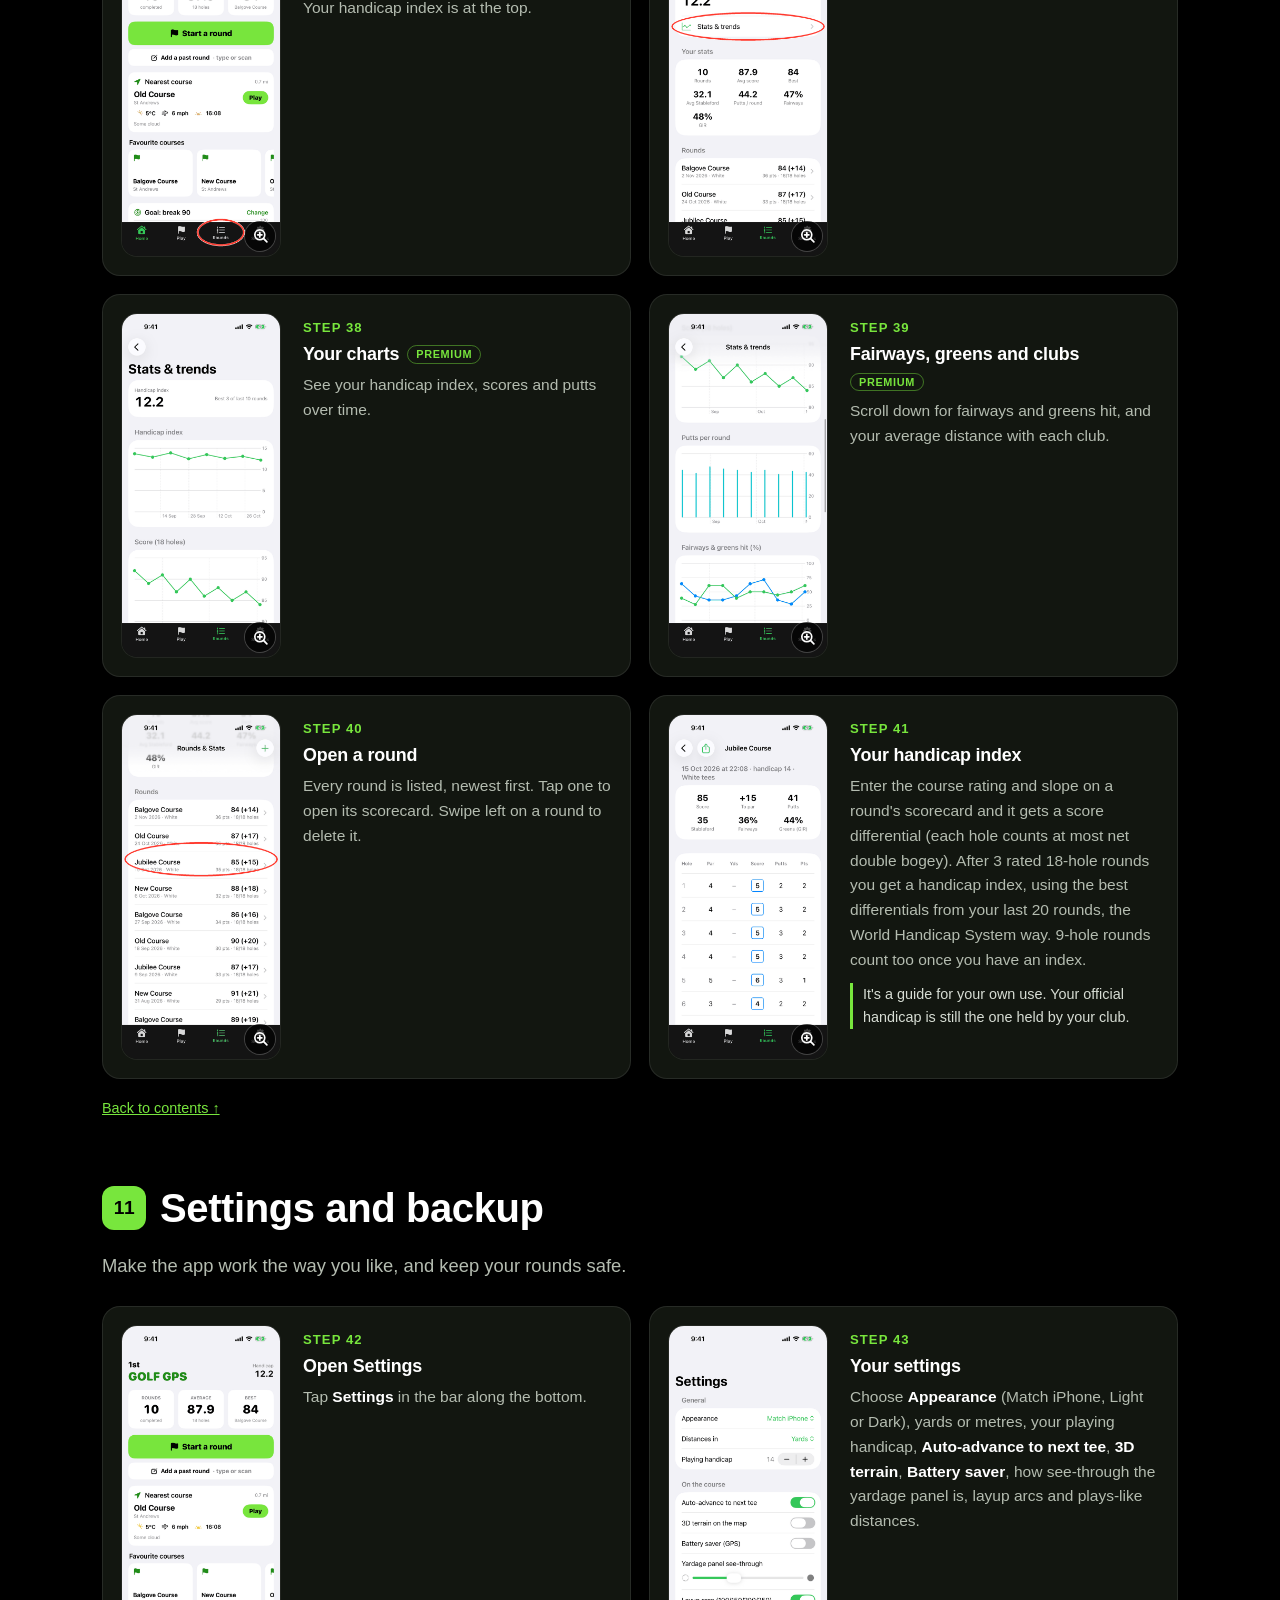
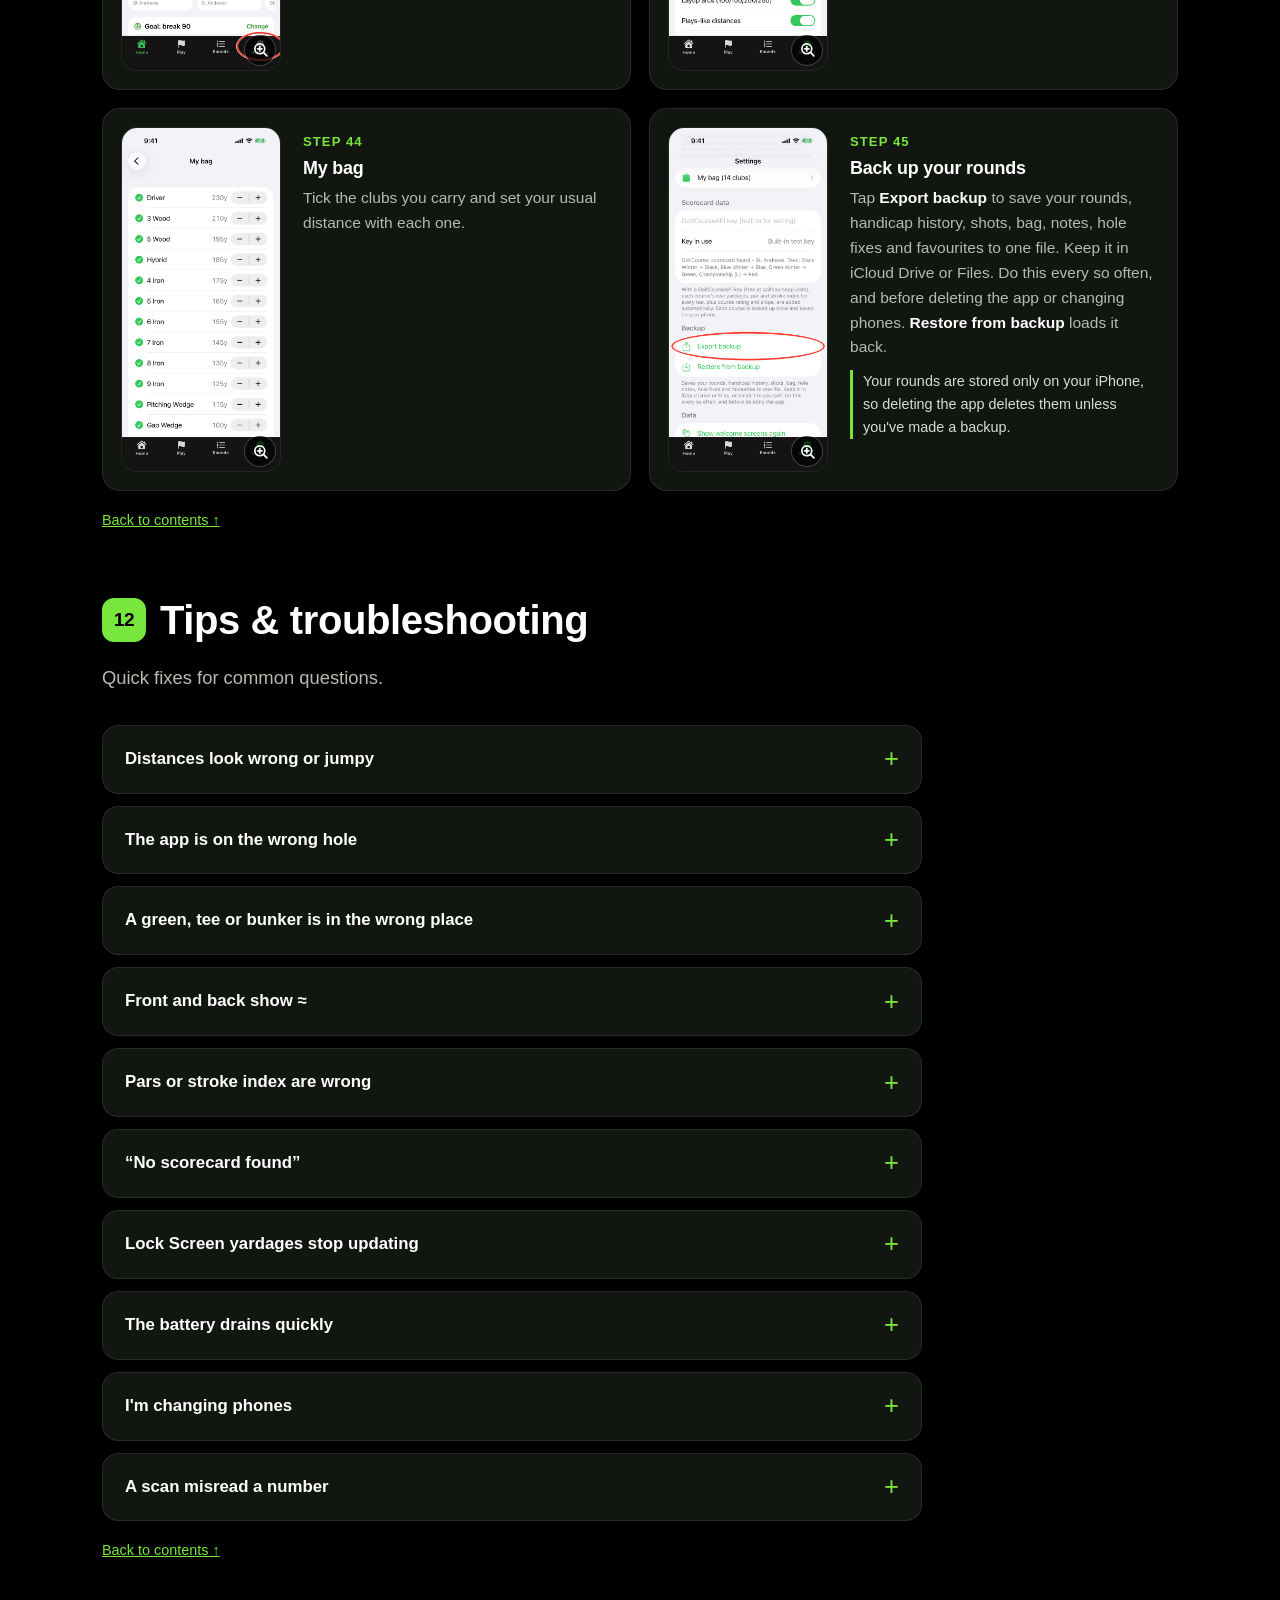
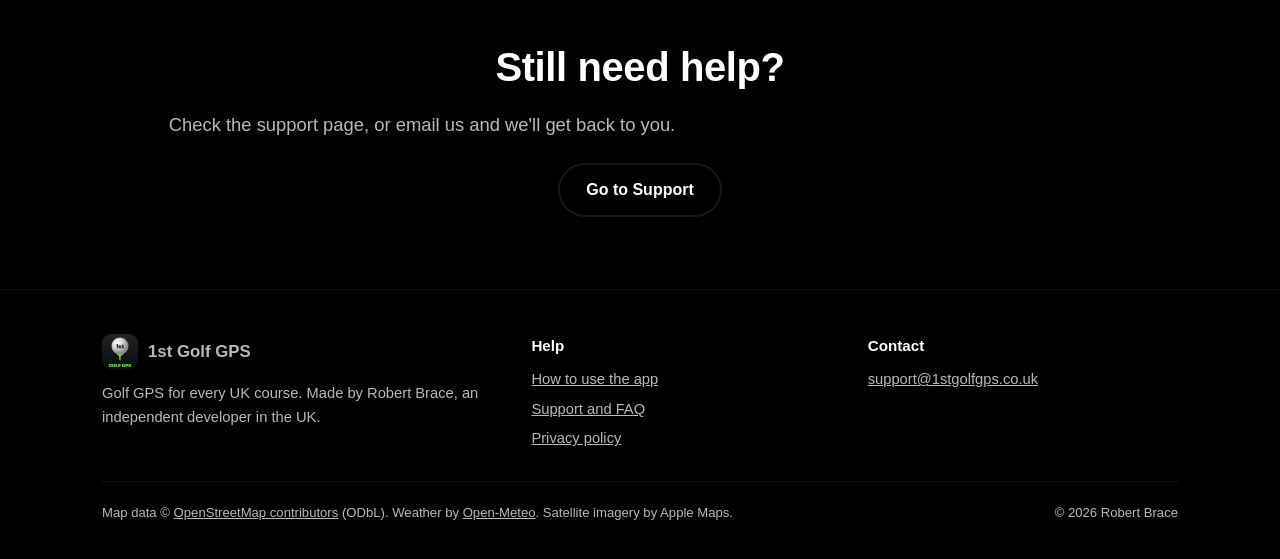
<file: guide.html>
<!DOCTYPE html>
<html lang="en-GB">
<head>
  <meta charset="utf-8">
  <meta name="viewport" content="width=device-width, initial-scale=1">
  <title>How to use 1st Golf GPS – Guide</title>
  <meta name="description" content="A step-by-step guide to 1st Golf GPS: starting a round, yardages and hazards, scoring, scanning a scorecard, stats, handicap and backups.">
  <meta name="theme-color" content="#000000">
  <link rel="icon" type="image/png" href="images/favicon.png">
  <link rel="apple-touch-icon" href="images/apple-touch-icon.png">
  <link rel="stylesheet" href="styles.css">
</head>
<body>
<a class="skip-link" href="#main">Skip to content</a>

<header class="site-header">
  <div class="wrap">
    <a class="brand" href="index.html"><img src="images/app-icon.png" alt="" width="36" height="36">1st Golf GPS</a>
    <nav class="nav" aria-label="Main">
      <a class="nav-wide" href="index.html#features">Features</a>
      <a class="nav-wide" href="index.html#pricing">Pricing</a>
      <a href="guide.html" aria-current="page">Guide</a>
      <a class="nav-wide" href="index.html#faq">FAQ</a>
      <a href="support.html">Support</a>
    </nav>
  </div>
</header>

<main id="main">
  <section class="page-head" id="top">
    <div class="wrap">
      <span class="eyebrow">How to use the app</span>
      <h1>Your guide to 1st Golf GPS</h1>
      <p class="lead">Every feature, from opening the app to the 18th green, step by step.</p>
      <nav class="guide-contents" aria-label="Guide sections">
        <a href="#getting-started"><span>1</span>Getting started</a>
        <a href="#finding-a-course"><span>2</span>Finding a course</a>
        <a href="#starting-a-round"><span>3</span>Starting a round</a>
        <a href="#on-the-course"><span>4</span>On the course</a>
        <a href="#scoring"><span>5</span>Scoring your round</a>
        <a href="#tracking-shots"><span>6</span>Tracking shots</a>
        <a href="#course-menu"><span>7</span>The ⋯ course menu</a>
        <a href="#lock-screen"><span>8</span>Lock Screen yardages</a>
        <a href="#past-round"><span>9</span>Adding a past round</a>
        <a href="#rounds-stats"><span>10</span>Rounds, stats and handicap</a>
        <a href="#settings"><span>11</span>Settings and backup</a>
        <a href="#tips"><span>12</span>Tips &amp; troubleshooting</a>
      </nav>
      <p class="guide-note"><b>Quick start:</b> open the app → <b>Start a round</b> → pick your course → choose your tees → walk to the first tee. The yardages update as you walk, and the app moves to the next hole for you.<br><br><b>Tip:</b> click or tap any step to see its picture bigger, and again to shrink it.<br><br>Steps marked <span class="tag">Premium</span> are part of the planned Premium plan. Still stuck? See <a href="support.html">Support</a>.</p>
    </div>
  </section>

  <section class="guide-section" id="getting-started">
    <div class="wrap">
      <h2><span class="num">1</span>Getting started</h2>
      <p class="lead">Your rounds stay on your iPhone: there are no accounts and no adverts. The first time you open the app, a short tour runs, then the app asks to use your location. Choose <b>Allow While Using App</b>, because distances need it.</p>
      <div class="guide-steps">
        <div class="step" data-expand tabindex="0" role="button" aria-expanded="false">
          <div class="img-wrap">
            <img src="images/guide/01-home.png" alt="The Home screen screen" width="360" height="783" loading="lazy">
            <span class="zoom-hint" aria-hidden="true"><svg viewBox="0 0 24 24" fill="none" stroke="currentColor" stroke-width="2.4" stroke-linecap="round"><circle cx="11" cy="11" r="7"/><path d="M21 21l-4.5-4.5"/><path class="zh-v" d="M11 8v6"/><path d="M8 11h6"/></svg></span>
          </div>
          <div>
            <span class="step-num">Step 1</span>
            <h3>The Home screen</h3>
            <p>This is the first thing you see. Along the top are your rounds, average and best score, with your handicap index once you have one. Below them are <b>Start a round</b>, <b>Add a past round</b>, the nearest course with today's weather and sunset time, and your favourite courses.</p>
            <p class="tip">A black bar along the bottom has four tabs: <b>Home</b>, <b>Play</b>, <b>Rounds</b> and <b>Settings</b>.</p>
          </div>
        </div>
        <div class="step" data-expand tabindex="0" role="button" aria-expanded="false">
          <div class="img-wrap">
            <img src="images/guide/02-home-more.png" alt="Your goal and your game screen" width="360" height="783" loading="lazy">
            <span class="zoom-hint" aria-hidden="true"><svg viewBox="0 0 24 24" fill="none" stroke="currentColor" stroke-width="2.4" stroke-linecap="round"><circle cx="11" cy="11" r="7"/><path d="M21 21l-4.5-4.5"/><path class="zh-v" d="M11 8v6"/><path d="M8 11h6"/></svg></span>
          </div>
          <div>
            <span class="step-num">Step 2</span>
            <h3>Your goal and your game</h3>
            <p>Scroll down for your goal, which starts as “Break 90” (tap <b>Change</b> to pick another), your handicap trend, and your game: putts, fairways hit, greens in regulation and your birdie, par and bogey split.</p>
          </div>
        </div>
        <div class="step" data-expand tabindex="0" role="button" aria-expanded="false">
          <div class="img-wrap">
            <img src="images/guide/03-home-bag.png" alt="My bag screen" width="360" height="783" loading="lazy">
            <span class="zoom-hint" aria-hidden="true"><svg viewBox="0 0 24 24" fill="none" stroke="currentColor" stroke-width="2.4" stroke-linecap="round"><circle cx="11" cy="11" r="7"/><path d="M21 21l-4.5-4.5"/><path class="zh-v" d="M11 8v6"/><path d="M8 11h6"/></svg></span>
          </div>
          <div>
            <span class="step-num">Step 3</span>
            <h3>My bag</h3>
            <p>Tap <b>My bag</b> to tick the clubs you carry and set how far you hit each one. Club suggestions use these distances until you've tracked 3 or more real shots with a club.</p>
          </div>
        </div>
      </div>
      <a class="back-top" href="#top">Back to contents ↑</a>
    </div>
  </section>
  <section class="guide-section" id="finding-a-course">
    <div class="wrap">
      <h2><span class="num">2</span>Finding a course</h2>
      <p class="lead">The Play tab lists every golf course in the UK. The full list is built into the app, so there's no long download first.</p>
      <div class="guide-steps">
        <div class="step" data-expand tabindex="0" role="button" aria-expanded="false">
          <div class="img-wrap">
            <img src="images/guide/04-play-tab.png" alt="Open the Play tab screen" width="360" height="783" loading="lazy">
            <span class="zoom-hint" aria-hidden="true"><svg viewBox="0 0 24 24" fill="none" stroke="currentColor" stroke-width="2.4" stroke-linecap="round"><circle cx="11" cy="11" r="7"/><path d="M21 21l-4.5-4.5"/><path class="zh-v" d="M11 8v6"/><path d="M8 11h6"/></svg></span>
          </div>
          <div>
            <span class="step-num">Step 4</span>
            <h3>Open the Play tab</h3>
            <p>Tap <b>Play</b> in the bar along the bottom.</p>
          </div>
        </div>
        <div class="step" data-expand tabindex="0" role="button" aria-expanded="false">
          <div class="img-wrap">
            <img src="images/guide/05-course-list.png" alt="The course list screen" width="360" height="783" loading="lazy">
            <span class="zoom-hint" aria-hidden="true"><svg viewBox="0 0 24 24" fill="none" stroke="currentColor" stroke-width="2.4" stroke-linecap="round"><circle cx="11" cy="11" r="7"/><path d="M21 21l-4.5-4.5"/><path class="zh-v" d="M11 8v6"/><path d="M8 11h6"/></svg></span>
          </div>
          <div>
            <span class="step-num">Step 5</span>
            <h3>The course list</h3>
            <p>The course closest to you is at the top, then your recent courses and favourites, then every course sorted by distance. Pull down on the list to refresh it.</p>
            <p class="tip">To make a course a favourite, swipe it to the right and tap the star. Favourites show on the Home screen.</p>
          </div>
        </div>
        <div class="step" data-expand tabindex="0" role="button" aria-expanded="false">
          <div class="img-wrap">
            <img src="images/guide/06-search.png" alt="Search screen" width="360" height="783" loading="lazy">
            <span class="zoom-hint" aria-hidden="true"><svg viewBox="0 0 24 24" fill="none" stroke="currentColor" stroke-width="2.4" stroke-linecap="round"><circle cx="11" cy="11" r="7"/><path d="M21 21l-4.5-4.5"/><path class="zh-v" d="M11 8v6"/><path d="M8 11h6"/></svg></span>
          </div>
          <div>
            <span class="step-num">Step 6</span>
            <h3>Search</h3>
            <p>Tap the search box and type a course name or town.</p>
          </div>
        </div>
        <div class="step" data-expand tabindex="0" role="button" aria-expanded="false">
          <div class="img-wrap">
            <img src="images/guide/07-pick-course.png" alt="Open the course screen" width="360" height="783" loading="lazy">
            <span class="zoom-hint" aria-hidden="true"><svg viewBox="0 0 24 24" fill="none" stroke="currentColor" stroke-width="2.4" stroke-linecap="round"><circle cx="11" cy="11" r="7"/><path d="M21 21l-4.5-4.5"/><path class="zh-v" d="M11 8v6"/><path d="M8 11h6"/></svg></span>
          </div>
          <div>
            <span class="step-num">Step 7</span>
            <h3>Open the course</h3>
            <p>Tap a course to open its map. The first time you open a course it downloads the hole layouts; after that they're saved on your phone.</p>
            <p class="tip">Hole layouts come from OpenStreetMap, which volunteers draw. If a hole is missing a green, bunker or tee, you can fix it yourself (see section 7).</p>
          </div>
        </div>
      </div>
      <a class="back-top" href="#top">Back to contents ↑</a>
    </div>
  </section>
  <section class="guide-section" id="starting-a-round">
    <div class="wrap">
      <h2><span class="num">3</span>Starting a round</h2>
      <p class="lead">Choose your tees and how many holes you're playing, then walk to the first tee.</p>
      <div class="guide-steps">
        <div class="step" data-expand tabindex="0" role="button" aria-expanded="false">
          <div class="img-wrap">
            <img src="images/guide/09-start-round.png" alt="Open the hole and tap Start round screen" width="360" height="783" loading="lazy">
            <span class="zoom-hint" aria-hidden="true"><svg viewBox="0 0 24 24" fill="none" stroke="currentColor" stroke-width="2.4" stroke-linecap="round"><circle cx="11" cy="11" r="7"/><path d="M21 21l-4.5-4.5"/><path class="zh-v" d="M11 8v6"/><path d="M8 11h6"/></svg></span>
          </div>
          <div>
            <span class="step-num">Step 8</span>
            <h3>Open the hole and tap Start round</h3>
            <p>Each hole is a satellite map lined up to play up the screen, from tee to green, with a see-through yardage panel at the bottom. Pinch to zoom and drag to move around. Layup arcs show 100, 150, 200 and 250 to the green. When you're ready, tap the green <b>Start round</b> button at the bottom of the yardage panel.</p>
          </div>
        </div>
        <div class="step" data-expand tabindex="0" role="button" aria-expanded="false">
          <div class="img-wrap">
            <img src="images/guide/10-tees.png" alt="Pick your tees screen" width="360" height="783" loading="lazy">
            <span class="zoom-hint" aria-hidden="true"><svg viewBox="0 0 24 24" fill="none" stroke="currentColor" stroke-width="2.4" stroke-linecap="round"><circle cx="11" cy="11" r="7"/><path d="M21 21l-4.5-4.5"/><path class="zh-v" d="M11 8v6"/><path d="M8 11h6"/></svg></span>
          </div>
          <div>
            <span class="step-num">Step 9</span>
            <h3>Pick your tees</h3>
            <p>Choose <b>18 holes</b>, <b>Front 9</b> or <b>Back 9</b>, then tap your tees. The buttons are in the real tee colours and show the course length from each tee. Hole lengths, pars and stroke indexes change to match, on every hole.</p>
            <p class="tip">A ≈ sign means a length is estimated, because the map doesn't have that tee's yardage. The app also looks up the official scorecard (pars, stroke index, course rating and slope) and fills in what it finds.</p>
          </div>
        </div>
      </div>
      <a class="back-top" href="#top">Back to contents ↑</a>
    </div>
  </section>
  <section class="guide-section" id="on-the-course">
    <div class="wrap">
      <h2><span class="num">4</span>On the course</h2>
      <p class="lead">Your distances update as you walk, and the app moves to the next hole when you reach its tee.</p>
      <div class="guide-steps">
        <div class="step" data-expand tabindex="0" role="button" aria-expanded="false">
          <div class="img-wrap">
            <img src="images/guide/11-yardages.png" alt="The yardage panel screen" width="360" height="783" loading="lazy">
            <span class="zoom-hint" aria-hidden="true"><svg viewBox="0 0 24 24" fill="none" stroke="currentColor" stroke-width="2.4" stroke-linecap="round"><circle cx="11" cy="11" r="7"/><path d="M21 21l-4.5-4.5"/><path class="zh-v" d="M11 8v6"/><path d="M8 11h6"/></svg></span>
          </div>
          <div>
            <span class="step-num">Step 10</span>
            <h3>The yardage panel</h3>
            <p><b>Front, Centre and Back</b> are your distances to the green. Under them are the <b>plays-like</b> distance (adjusted for wind and slope), the <b>club</b> from your bag that fits the shot, the <b>wind</b> relative to your shot with gusts and temperature, and the <b>hazards</b> ahead: left, in line or right, with the distance to reach and to carry them. Use <b>‹ ›</b> to change hole.</p>
            <p class="tip">Plays-like distances, wind and club suggestions are Premium.</p>
          </div>
        </div>
        <div class="step" data-expand tabindex="0" role="button" aria-expanded="false">
          <div class="img-wrap">
            <img src="images/guide/12-compass.png" alt="The compass screen" width="360" height="783" loading="lazy">
            <span class="zoom-hint" aria-hidden="true"><svg viewBox="0 0 24 24" fill="none" stroke="currentColor" stroke-width="2.4" stroke-linecap="round"><circle cx="11" cy="11" r="7"/><path d="M21 21l-4.5-4.5"/><path class="zh-v" d="M11 8v6"/><path d="M8 11h6"/></svg></span>
          </div>
          <div>
            <span class="step-num">Step 11</span>
            <h3>The compass</h3>
            <p>The compass in the top-right corner shows N, E, S and W, with N in red. The green arrow points the way the hole plays, and the label under it says which way that is, such as “Plays NE”. Use it with the wind to judge whether the hole plays into the wind or downwind.</p>
          </div>
        </div>
        <div class="step" data-expand tabindex="0" role="button" aria-expanded="false">
          <div class="img-wrap">
            <img src="images/guide/13-measure.png" alt="Measure to any spot screen" width="360" height="783" loading="lazy">
            <span class="zoom-hint" aria-hidden="true"><svg viewBox="0 0 24 24" fill="none" stroke="currentColor" stroke-width="2.4" stroke-linecap="round"><circle cx="11" cy="11" r="7"/><path d="M21 21l-4.5-4.5"/><path class="zh-v" d="M11 8v6"/><path d="M8 11h6"/></svg></span>
          </div>
          <div>
            <span class="step-num">Step 12</span>
            <h3>Measure to any spot</h3>
            <p>Tap anywhere on the map to set a target, such as a layup spot or the corner of a dogleg.</p>
          </div>
        </div>
        <div class="step" data-expand tabindex="0" role="button" aria-expanded="false">
          <div class="img-wrap">
            <img src="images/guide/14-measured.png" alt="Distance there and on screen" width="360" height="783" loading="lazy">
            <span class="zoom-hint" aria-hidden="true"><svg viewBox="0 0 24 24" fill="none" stroke="currentColor" stroke-width="2.4" stroke-linecap="round"><circle cx="11" cy="11" r="7"/><path d="M21 21l-4.5-4.5"/><path class="zh-v" d="M11 8v6"/><path d="M8 11h6"/></svg></span>
          </div>
          <div>
            <span class="step-num">Step 13</span>
            <h3>Distance there and on</h3>
            <p>You'll see the distance from you to the target, and from the target to the green. Tap the <b>✕</b> to clear it.</p>
          </div>
        </div>
        <div class="step" data-expand tabindex="0" role="button" aria-expanded="false">
          <div class="img-wrap">
            <img src="images/guide/15-green-view.png" alt="Zoom to the green screen" width="360" height="783" loading="lazy">
            <span class="zoom-hint" aria-hidden="true"><svg viewBox="0 0 24 24" fill="none" stroke="currentColor" stroke-width="2.4" stroke-linecap="round"><circle cx="11" cy="11" r="7"/><path d="M21 21l-4.5-4.5"/><path class="zh-v" d="M11 8v6"/><path d="M8 11h6"/></svg></span>
          </div>
          <div>
            <span class="step-num">Step 14</span>
            <h3>Zoom to the green <span class="tag">Premium</span></h3>
            <p>Tap the green button at the top to zoom right in on the green. Tap it again to see the whole hole.</p>
          </div>
        </div>
        <div class="step" data-expand tabindex="0" role="button" aria-expanded="false">
          <div class="img-wrap">
            <img src="images/guide/17-flyover.png" alt="Hole flyover screen" width="360" height="783" loading="lazy">
            <span class="zoom-hint" aria-hidden="true"><svg viewBox="0 0 24 24" fill="none" stroke="currentColor" stroke-width="2.4" stroke-linecap="round"><circle cx="11" cy="11" r="7"/><path d="M21 21l-4.5-4.5"/><path class="zh-v" d="M11 8v6"/><path d="M8 11h6"/></svg></span>
          </div>
          <div>
            <span class="step-num">Step 15</span>
            <h3>Hole flyover <span class="tag">Premium</span></h3>
            <p>Tap the plane button to glide from the tee down the hole, pausing on the green.</p>
          </div>
        </div>
      </div>
      <a class="back-top" href="#top">Back to contents ↑</a>
    </div>
  </section>
  <section class="guide-section" id="scoring">
    <div class="wrap">
      <h2><span class="num">5</span>Scoring your round</h2>
      <p class="lead">Quick scoring from the yardage panel, with the full card a tap away.</p>
      <div class="guide-steps">
        <div class="step" data-expand tabindex="0" role="button" aria-expanded="false">
          <div class="img-wrap">
            <img src="images/guide/18-score.png" alt="Enter your score screen" width="360" height="783" loading="lazy">
            <span class="zoom-hint" aria-hidden="true"><svg viewBox="0 0 24 24" fill="none" stroke="currentColor" stroke-width="2.4" stroke-linecap="round"><circle cx="11" cy="11" r="7"/><path d="M21 21l-4.5-4.5"/><path class="zh-v" d="M11 8v6"/><path d="M8 11h6"/></svg></span>
          </div>
          <div>
            <span class="step-num">Step 16</span>
            <h3>Enter your score</h3>
            <p>When you finish a hole, use <b>–</b> and <b>+</b> next to <b>Score</b>.</p>
          </div>
        </div>
        <div class="step" data-expand tabindex="0" role="button" aria-expanded="false">
          <div class="img-wrap">
            <img src="images/guide/19-putts.png" alt="Add your putts screen" width="360" height="783" loading="lazy">
            <span class="zoom-hint" aria-hidden="true"><svg viewBox="0 0 24 24" fill="none" stroke="currentColor" stroke-width="2.4" stroke-linecap="round"><circle cx="11" cy="11" r="7"/><path d="M21 21l-4.5-4.5"/><path class="zh-v" d="M11 8v6"/><path d="M8 11h6"/></svg></span>
          </div>
          <div>
            <span class="step-num">Step 17</span>
            <h3>Add your putts</h3>
            <p>Do the same for <b>Putts</b>. Scores save as soon as you tap.</p>
          </div>
        </div>
        <div class="step" data-expand tabindex="0" role="button" aria-expanded="false">
          <div class="img-wrap">
            <img src="images/guide/20-next.png" alt="Next hole screen" width="360" height="783" loading="lazy">
            <span class="zoom-hint" aria-hidden="true"><svg viewBox="0 0 24 24" fill="none" stroke="currentColor" stroke-width="2.4" stroke-linecap="round"><circle cx="11" cy="11" r="7"/><path d="M21 21l-4.5-4.5"/><path class="zh-v" d="M11 8v6"/><path d="M8 11h6"/></svg></span>
          </div>
          <div>
            <span class="step-num">Step 18</span>
            <h3>Next hole</h3>
            <p>Tap the green <b>Next</b> button to move to the next tee. On the last hole it becomes <b>Scorecard</b>, which opens your full card.</p>
          </div>
        </div>
        <div class="step" data-expand tabindex="0" role="button" aria-expanded="false">
          <div class="img-wrap">
            <img src="images/guide/21-scorecard-button.png" alt="Open the scorecard screen" width="360" height="783" loading="lazy">
            <span class="zoom-hint" aria-hidden="true"><svg viewBox="0 0 24 24" fill="none" stroke="currentColor" stroke-width="2.4" stroke-linecap="round"><circle cx="11" cy="11" r="7"/><path d="M21 21l-4.5-4.5"/><path class="zh-v" d="M11 8v6"/><path d="M8 11h6"/></svg></span>
          </div>
          <div>
            <span class="step-num">Step 19</span>
            <h3>Open the scorecard</h3>
            <p>Tap the scorecard button at the top of the course screen any time during a round.</p>
          </div>
        </div>
        <div class="step" data-expand tabindex="0" role="button" aria-expanded="false">
          <div class="img-wrap">
            <img src="images/guide/22-scorecard.png" alt="The scorecard screen" width="360" height="783" loading="lazy">
            <span class="zoom-hint" aria-hidden="true"><svg viewBox="0 0 24 24" fill="none" stroke="currentColor" stroke-width="2.4" stroke-linecap="round"><circle cx="11" cy="11" r="7"/><path d="M21 21l-4.5-4.5"/><path class="zh-v" d="M11 8v6"/><path d="M8 11h6"/></svg></span>
          </div>
          <div>
            <span class="step-num">Step 20</span>
            <h3>The scorecard</h3>
            <p>Each hole has strokes, putts, fairway (left, hit or right) and penalties, with your running total, score to par and Stableford points using your playing handicap and the stroke index. Enter the course rating and slope for your tees (they're on the club's card) and they're remembered for next time.</p>
            <p class="tip">Stableford points are Premium.</p>
          </div>
        </div>
        <div class="step" data-expand tabindex="0" role="button" aria-expanded="false">
          <div class="img-wrap">
            <img src="images/guide/23-add-partner.png" alt="Playing partners screen" width="360" height="783" loading="lazy">
            <span class="zoom-hint" aria-hidden="true"><svg viewBox="0 0 24 24" fill="none" stroke="currentColor" stroke-width="2.4" stroke-linecap="round"><circle cx="11" cy="11" r="7"/><path d="M21 21l-4.5-4.5"/><path class="zh-v" d="M11 8v6"/><path d="M8 11h6"/></svg></span>
          </div>
          <div>
            <span class="step-num">Step 21</span>
            <h3>Playing partners</h3>
            <p>Tap <b>Add playing partner</b> and enter their name and handicap. You can add up to 3, score them hole by hole from the yardage panel, and the scorecard shows a leaderboard.</p>
          </div>
        </div>
        <div class="step" data-expand tabindex="0" role="button" aria-expanded="false">
          <div class="img-wrap">
            <img src="images/guide/25-share.png" alt="Share and finish screen" width="360" height="783" loading="lazy">
            <span class="zoom-hint" aria-hidden="true"><svg viewBox="0 0 24 24" fill="none" stroke="currentColor" stroke-width="2.4" stroke-linecap="round"><circle cx="11" cy="11" r="7"/><path d="M21 21l-4.5-4.5"/><path class="zh-v" d="M11 8v6"/><path d="M8 11h6"/></svg></span>
          </div>
          <div>
            <span class="step-num">Step 22</span>
            <h3>Share and finish</h3>
            <p>Tap <b>Share</b> to send an image of your scorecard by message, WhatsApp or social media. When you're done, tap <b>Finish round</b>. It then appears in the Rounds tab and counts towards your stats.</p>
            <p class="tip">Forgot to score a hole? When you reach the next tee, a reminder pops up so you can add it. Turn it off in Settings → Remind me about missed scores.</p>
          </div>
        </div>
      </div>
      <a class="back-top" href="#top">Back to contents ↑</a>
    </div>
  </section>
  <section class="guide-section" id="tracking-shots">
    <div class="wrap">
      <h2><span class="num">6</span>Tracking shots</h2>
      <p class="lead">Learn how far you really hit each club, so club suggestions get more accurate.</p>
      <div class="guide-steps">
        <div class="step" data-expand tabindex="0" role="button" aria-expanded="false">
          <div class="img-wrap">
            <img src="images/guide/26-track-shot.png" alt="Track a shot screen" width="360" height="783" loading="lazy">
            <span class="zoom-hint" aria-hidden="true"><svg viewBox="0 0 24 24" fill="none" stroke="currentColor" stroke-width="2.4" stroke-linecap="round"><circle cx="11" cy="11" r="7"/><path d="M21 21l-4.5-4.5"/><path class="zh-v" d="M11 8v6"/><path d="M8 11h6"/></svg></span>
          </div>
          <div>
            <span class="step-num">Step 23</span>
            <h3>Track a shot <span class="tag">Premium</span></h3>
            <p>Stand by your ball and tap <b>Track shot</b>.</p>
          </div>
        </div>
        <div class="step" data-expand tabindex="0" role="button" aria-expanded="false">
          <div class="img-wrap">
            <img src="images/guide/27-pick-club.png" alt="Choose the club screen" width="360" height="783" loading="lazy">
            <span class="zoom-hint" aria-hidden="true"><svg viewBox="0 0 24 24" fill="none" stroke="currentColor" stroke-width="2.4" stroke-linecap="round"><circle cx="11" cy="11" r="7"/><path d="M21 21l-4.5-4.5"/><path class="zh-v" d="M11 8v6"/><path d="M8 11h6"/></svg></span>
          </div>
          <div>
            <span class="step-num">Step 24</span>
            <h3>Choose the club <span class="tag">Premium</span></h3>
            <p>Pick the club you're hitting from your bag.</p>
          </div>
        </div>
        <div class="step" data-expand tabindex="0" role="button" aria-expanded="false">
          <div class="img-wrap">
            <img src="images/guide/28-shot-running.png" alt="Walk to your ball screen" width="360" height="783" loading="lazy">
            <span class="zoom-hint" aria-hidden="true"><svg viewBox="0 0 24 24" fill="none" stroke="currentColor" stroke-width="2.4" stroke-linecap="round"><circle cx="11" cy="11" r="7"/><path d="M21 21l-4.5-4.5"/><path class="zh-v" d="M11 8v6"/><path d="M8 11h6"/></svg></span>
          </div>
          <div>
            <span class="step-num">Step 25</span>
            <h3>Walk to your ball <span class="tag">Premium</span></h3>
            <p>Hit, then walk to your ball. The distance counts up as you walk. At the ball, tap the green tick to save the shot, or <b>✕</b> to cancel.</p>
            <p class="tip">Once a club has 3 or more tracked shots, your real average replaces the distance you set in your bag.</p>
          </div>
        </div>
        <div class="step" data-expand tabindex="0" role="button" aria-expanded="false">
          <div class="img-wrap">
            <img src="images/guide/29-mark.png" alt="Mark your ball screen" width="360" height="783" loading="lazy">
            <span class="zoom-hint" aria-hidden="true"><svg viewBox="0 0 24 24" fill="none" stroke="currentColor" stroke-width="2.4" stroke-linecap="round"><circle cx="11" cy="11" r="7"/><path d="M21 21l-4.5-4.5"/><path class="zh-v" d="M11 8v6"/><path d="M8 11h6"/></svg></span>
          </div>
          <div>
            <span class="step-num">Step 26</span>
            <h3>Mark your ball <span class="tag">Premium</span></h3>
            <p>Tap <b>Mark</b> to drop a pin where your ball is. Each mark is saved with the hole, building a picture of how you played it. Tap undo to remove the last one.</p>
          </div>
        </div>
      </div>
      <a class="back-top" href="#top">Back to contents ↑</a>
    </div>
  </section>
  <section class="guide-section" id="course-menu">
    <div class="wrap">
      <h2><span class="num">7</span>The ⋯ course menu</h2>
      <p class="lead">Extra tools for the course you're on.</p>
      <div class="guide-steps">
        <div class="step" data-expand tabindex="0" role="button" aria-expanded="false">
          <div class="img-wrap">
            <img src="images/guide/30-course-menu.png" alt="Open the menu screen" width="360" height="783" loading="lazy">
            <span class="zoom-hint" aria-hidden="true"><svg viewBox="0 0 24 24" fill="none" stroke="currentColor" stroke-width="2.4" stroke-linecap="round"><circle cx="11" cy="11" r="7"/><path d="M21 21l-4.5-4.5"/><path class="zh-v" d="M11 8v6"/><path d="M8 11h6"/></svg></span>
          </div>
          <div>
            <span class="step-num">Step 27</span>
            <h3>Open the menu</h3>
            <p>Tap <b>⋯</b> at the top of the course screen.</p>
          </div>
        </div>
        <div class="step" data-expand tabindex="0" role="button" aria-expanded="false">
          <div class="img-wrap">
            <img src="images/guide/31-menu-open.png" alt="What&#x27;s in it screen" width="360" height="783" loading="lazy">
            <span class="zoom-hint" aria-hidden="true"><svg viewBox="0 0 24 24" fill="none" stroke="currentColor" stroke-width="2.4" stroke-linecap="round"><circle cx="11" cy="11" r="7"/><path d="M21 21l-4.5-4.5"/><path class="zh-v" d="M11 8v6"/><path d="M8 11h6"/></svg></span>
          </div>
          <div>
            <span class="step-num">Step 28</span>
            <h3>What's in it</h3>
            <p><b>Go to the hole I'm on</b>, <b>Re-centre hole</b>, <b>Change tees</b> (during a round), <b>Set today's pin position</b> (tap the green where the flag is), <b>Hole note</b>, <b>Fix this hole…</b>, <b>Favourite</b>, <b>Units</b>, <b>Find scorecard…</b>, <b>Refresh course data</b> and <b>Club website</b>.</p>
          </div>
        </div>
        <div class="step" data-expand tabindex="0" role="button" aria-expanded="false">
          <div class="img-wrap">
            <img src="images/guide/32-fix-menu.png" alt="Fix this hole screen" width="360" height="783" loading="lazy">
            <span class="zoom-hint" aria-hidden="true"><svg viewBox="0 0 24 24" fill="none" stroke="currentColor" stroke-width="2.4" stroke-linecap="round"><circle cx="11" cy="11" r="7"/><path d="M21 21l-4.5-4.5"/><path class="zh-v" d="M11 8v6"/><path d="M8 11h6"/></svg></span>
          </div>
          <div>
            <span class="step-num">Step 29</span>
            <h3>Fix this hole</h3>
            <p>Tap <b>⋯ → Fix this hole…</b> to open the fix screen. It has two tabs: <b>Add or fix</b> and <b>Remove</b>.</p>
            <p>On <b>Add or fix</b>, there are two ways to correct the map:</p>
            <p><b>Where I'm standing:</b> stand on the spot and tap <b>I'm on the tee</b>, <b>I'm at the front / middle / back of the green</b> or <b>I'm in a bunker</b>. It works straight away on your phone, and once checked, every golfer gets your fix.</p>
            <p><b>On the map:</b> tap <b>Outline the green</b>, <b>Outline a bunker</b> or <b>Outline water</b>, then tap it on the map. The app traces its edge in yellow. Use <b>Smaller</b> or <b>Bigger</b> if it's not quite right, then <b>Save</b>. You can also move the tee or green, or add a bunker or water by tapping. These fixes stay on your phone.</p>
            <p><b>Reset this hole to map data</b> (at the bottom of Add or fix) undoes your changes, including anything you removed.</p>
          </div>
        </div>
        <div class="step" data-expand tabindex="0" role="button" aria-expanded="false">
          <div class="img-wrap">
            <img src="images/guide/32b-fix-remove.png" alt="The Remove tab of Fix this hole" width="360" height="783" loading="lazy">
            <span class="zoom-hint" aria-hidden="true"><svg viewBox="0 0 24 24" fill="none" stroke="currentColor" stroke-width="2.4" stroke-linecap="round"><circle cx="11" cy="11" r="7"/><path d="M21 21l-4.5-4.5"/><path class="zh-v" d="M11 8v6"/><path d="M8 11h6"/></svg></span>
          </div>
          <div>
            <span class="step-num">Step 30</span>
            <h3>Remove something that isn't there</h3>
            <p>Switch to the <b>Remove</b> tab to see every bunker and pond on the hole, nearest the tee first (for example “Water · 285y from the tee · right”). Tap <b>Remove</b> next to anything that isn't really there. It disappears straight away, and once checked it's removed for every golfer.</p>
            <p>Changed your mind? <b>Reset this hole to map data</b> on the Add or fix tab brings removed items back.</p>
          </div>
        </div>
      </div>
      <a class="back-top" href="#top">Back to contents ↑</a>
    </div>
  </section>
  <section class="guide-section" id="lock-screen">
    <div class="wrap">
      <h2><span class="num">8</span>Lock Screen yardages</h2>
      <p class="lead">Check a distance without unlocking your phone.</p>
      <div class="guide-steps">
        <div class="step step--wide" data-expand tabindex="0" role="button" aria-expanded="false">
          <div class="img-wrap">
            <img src="images/guide/lock-screen.png" alt="Front, centre and back yardages on the iPhone Lock Screen" width="560" height="398" loading="lazy">
            <span class="zoom-hint" aria-hidden="true"><svg viewBox="0 0 24 24" fill="none" stroke="currentColor" stroke-width="2.4" stroke-linecap="round"><circle cx="11" cy="11" r="7"/><path d="M21 21l-4.5-4.5"/><path class="zh-v" d="M11 8v6"/><path d="M8 11h6"/></svg></span>
          </div>
          <div>
            <span class="step-num">Step 31</span>
            <h3>Yardages on the Lock Screen <span class="tag">Premium</span></h3>
            <p>While a round is running, front, centre and back for the current hole show on the Lock Screen and in the Dynamic Island. To keep them updating while the phone is locked, turn on <b>Settings → Update yardages while locked</b> and allow location access “Always”.</p>
            <p class="tip">iPhone shows its location arrow while this is on, so turn it off in Settings when you don't need it. For a full round, start with a good charge, and think about using Battery saver.</p>
          </div>
        </div>
      </div>
      <a class="back-top" href="#top">Back to contents ↑</a>
    </div>
  </section>
  <section class="guide-section" id="past-round">
    <div class="wrap">
      <h2><span class="num">9</span>Adding a past round</h2>
      <p class="lead">Forgot to use the app, or kept a paper card? Add the round afterwards. No GPS needed.</p>
      <div class="guide-steps">
        <div class="step" data-expand tabindex="0" role="button" aria-expanded="false">
          <div class="img-wrap">
            <img src="images/guide/33-add-past.png" alt="Add a past round screen" width="360" height="783" loading="lazy">
            <span class="zoom-hint" aria-hidden="true"><svg viewBox="0 0 24 24" fill="none" stroke="currentColor" stroke-width="2.4" stroke-linecap="round"><circle cx="11" cy="11" r="7"/><path d="M21 21l-4.5-4.5"/><path class="zh-v" d="M11 8v6"/><path d="M8 11h6"/></svg></span>
          </div>
          <div>
            <span class="step-num">Step 32</span>
            <h3>Add a past round</h3>
            <p>On the Home screen tap <b>Add a past round</b>, or tap <b>+</b> at the top of the Rounds tab.</p>
          </div>
        </div>
        <div class="step" data-expand tabindex="0" role="button" aria-expanded="false">
          <div class="img-wrap">
            <img src="images/guide/34-pick-course.png" alt="Pick the course screen" width="360" height="783" loading="lazy">
            <span class="zoom-hint" aria-hidden="true"><svg viewBox="0 0 24 24" fill="none" stroke="currentColor" stroke-width="2.4" stroke-linecap="round"><circle cx="11" cy="11" r="7"/><path d="M21 21l-4.5-4.5"/><path class="zh-v" d="M11 8v6"/><path d="M8 11h6"/></svg></span>
          </div>
          <div>
            <span class="step-num">Step 33</span>
            <h3>Pick the course</h3>
            <p>Recent courses come first, then nearby ones, or search for it.</p>
          </div>
        </div>
        <div class="step" data-expand tabindex="0" role="button" aria-expanded="false">
          <div class="img-wrap">
            <img src="images/guide/35-score-entry.png" alt="Scan the scorecard screen" width="360" height="783" loading="lazy">
            <span class="zoom-hint" aria-hidden="true"><svg viewBox="0 0 24 24" fill="none" stroke="currentColor" stroke-width="2.4" stroke-linecap="round"><circle cx="11" cy="11" r="7"/><path d="M21 21l-4.5-4.5"/><path class="zh-v" d="M11 8v6"/><path d="M8 11h6"/></svg></span>
          </div>
          <div>
            <span class="step-num">Step 34</span>
            <h3>Scan the scorecard</h3>
            <p>Set the date, tees and 18, Front 9 or Back 9. Then tap <b>Scan scorecard with camera</b>, or <b>Use a photo of the scorecard</b>. The numbers are read on your phone. Tap <b>Use as my scores</b> on your row (and <b>Use as pars</b> on the par row if needed).</p>
            <p class="tip">Lay the card flat in good light and fill the frame. Printed numbers read well; handwriting is hit and miss. (The picture was taken on a computer simulator, which has no camera, so only the photo option shows. On your iPhone you'll see both.)</p>
          </div>
        </div>
        <div class="step" data-expand tabindex="0" role="button" aria-expanded="false">
          <div class="img-wrap">
            <img src="images/guide/36-score-holes.png" alt="Check and save screen" width="360" height="783" loading="lazy">
            <span class="zoom-hint" aria-hidden="true"><svg viewBox="0 0 24 24" fill="none" stroke="currentColor" stroke-width="2.4" stroke-linecap="round"><circle cx="11" cy="11" r="7"/><path d="M21 21l-4.5-4.5"/><path class="zh-v" d="M11 8v6"/><path d="M8 11h6"/></svg></span>
          </div>
          <div>
            <span class="step-num">Step 35</span>
            <h3>Check and save</h3>
            <p>Or type the scores in with <b>–</b> and <b>+</b>. Birdies show green, bogeys orange and worse in red. Check every hole, fix anything misread, then tap <b>Save round</b>.</p>
          </div>
        </div>
      </div>
      <a class="back-top" href="#top">Back to contents ↑</a>
    </div>
  </section>
  <section class="guide-section" id="rounds-stats">
    <div class="wrap">
      <h2><span class="num">10</span>Rounds, stats and handicap</h2>
      <p class="lead">Every round you've played, and how your game is changing.</p>
      <div class="guide-steps">
        <div class="step" data-expand tabindex="0" role="button" aria-expanded="false">
          <div class="img-wrap">
            <img src="images/guide/37-rounds-tab.png" alt="Open the Rounds tab screen" width="360" height="783" loading="lazy">
            <span class="zoom-hint" aria-hidden="true"><svg viewBox="0 0 24 24" fill="none" stroke="currentColor" stroke-width="2.4" stroke-linecap="round"><circle cx="11" cy="11" r="7"/><path d="M21 21l-4.5-4.5"/><path class="zh-v" d="M11 8v6"/><path d="M8 11h6"/></svg></span>
          </div>
          <div>
            <span class="step-num">Step 36</span>
            <h3>Open the Rounds tab</h3>
            <p>Tap <b>Rounds</b> in the bar along the bottom. Your handicap index is at the top.</p>
          </div>
        </div>
        <div class="step" data-expand tabindex="0" role="button" aria-expanded="false">
          <div class="img-wrap">
            <img src="images/guide/38-rounds.png" alt="Stats &amp; trends screen" width="360" height="783" loading="lazy">
            <span class="zoom-hint" aria-hidden="true"><svg viewBox="0 0 24 24" fill="none" stroke="currentColor" stroke-width="2.4" stroke-linecap="round"><circle cx="11" cy="11" r="7"/><path d="M21 21l-4.5-4.5"/><path class="zh-v" d="M11 8v6"/><path d="M8 11h6"/></svg></span>
          </div>
          <div>
            <span class="step-num">Step 37</span>
            <h3>Stats & trends <span class="tag">Premium</span></h3>
            <p>Tap <b>Stats & trends</b> for charts of your game.</p>
          </div>
        </div>
        <div class="step" data-expand tabindex="0" role="button" aria-expanded="false">
          <div class="img-wrap">
            <img src="images/guide/39-stats.png" alt="Your charts screen" width="360" height="783" loading="lazy">
            <span class="zoom-hint" aria-hidden="true"><svg viewBox="0 0 24 24" fill="none" stroke="currentColor" stroke-width="2.4" stroke-linecap="round"><circle cx="11" cy="11" r="7"/><path d="M21 21l-4.5-4.5"/><path class="zh-v" d="M11 8v6"/><path d="M8 11h6"/></svg></span>
          </div>
          <div>
            <span class="step-num">Step 38</span>
            <h3>Your charts <span class="tag">Premium</span></h3>
            <p>See your handicap index, scores and putts over time.</p>
          </div>
        </div>
        <div class="step" data-expand tabindex="0" role="button" aria-expanded="false">
          <div class="img-wrap">
            <img src="images/guide/40-stats-more.png" alt="Fairways, greens and clubs screen" width="360" height="783" loading="lazy">
            <span class="zoom-hint" aria-hidden="true"><svg viewBox="0 0 24 24" fill="none" stroke="currentColor" stroke-width="2.4" stroke-linecap="round"><circle cx="11" cy="11" r="7"/><path d="M21 21l-4.5-4.5"/><path class="zh-v" d="M11 8v6"/><path d="M8 11h6"/></svg></span>
          </div>
          <div>
            <span class="step-num">Step 39</span>
            <h3>Fairways, greens and clubs <span class="tag">Premium</span></h3>
            <p>Scroll down for fairways and greens hit, and your average distance with each club.</p>
          </div>
        </div>
        <div class="step" data-expand tabindex="0" role="button" aria-expanded="false">
          <div class="img-wrap">
            <img src="images/guide/41-round-row.png" alt="Open a round screen" width="360" height="783" loading="lazy">
            <span class="zoom-hint" aria-hidden="true"><svg viewBox="0 0 24 24" fill="none" stroke="currentColor" stroke-width="2.4" stroke-linecap="round"><circle cx="11" cy="11" r="7"/><path d="M21 21l-4.5-4.5"/><path class="zh-v" d="M11 8v6"/><path d="M8 11h6"/></svg></span>
          </div>
          <div>
            <span class="step-num">Step 40</span>
            <h3>Open a round</h3>
            <p>Every round is listed, newest first. Tap one to open its scorecard. Swipe left on a round to delete it.</p>
          </div>
        </div>
        <div class="step" data-expand tabindex="0" role="button" aria-expanded="false">
          <div class="img-wrap">
            <img src="images/guide/42-round-card.png" alt="Your handicap index screen" width="360" height="783" loading="lazy">
            <span class="zoom-hint" aria-hidden="true"><svg viewBox="0 0 24 24" fill="none" stroke="currentColor" stroke-width="2.4" stroke-linecap="round"><circle cx="11" cy="11" r="7"/><path d="M21 21l-4.5-4.5"/><path class="zh-v" d="M11 8v6"/><path d="M8 11h6"/></svg></span>
          </div>
          <div>
            <span class="step-num">Step 41</span>
            <h3>Your handicap index</h3>
            <p>Enter the course rating and slope on a round's scorecard and it gets a score differential (each hole counts at most net double bogey). After 3 rated 18-hole rounds you get a handicap index, using the best differentials from your last 20 rounds, the World Handicap System way. 9-hole rounds count too once you have an index.</p>
            <p class="tip">It's a guide for your own use. Your official handicap is still the one held by your club.</p>
          </div>
        </div>
      </div>
      <a class="back-top" href="#top">Back to contents ↑</a>
    </div>
  </section>
  <section class="guide-section" id="settings">
    <div class="wrap">
      <h2><span class="num">11</span>Settings and backup</h2>
      <p class="lead">Make the app work the way you like, and keep your rounds safe.</p>
      <div class="guide-steps">
        <div class="step" data-expand tabindex="0" role="button" aria-expanded="false">
          <div class="img-wrap">
            <img src="images/guide/43-settings-tab.png" alt="Open Settings screen" width="360" height="783" loading="lazy">
            <span class="zoom-hint" aria-hidden="true"><svg viewBox="0 0 24 24" fill="none" stroke="currentColor" stroke-width="2.4" stroke-linecap="round"><circle cx="11" cy="11" r="7"/><path d="M21 21l-4.5-4.5"/><path class="zh-v" d="M11 8v6"/><path d="M8 11h6"/></svg></span>
          </div>
          <div>
            <span class="step-num">Step 42</span>
            <h3>Open Settings</h3>
            <p>Tap <b>Settings</b> in the bar along the bottom.</p>
          </div>
        </div>
        <div class="step" data-expand tabindex="0" role="button" aria-expanded="false">
          <div class="img-wrap">
            <img src="images/guide/44-settings.png" alt="Your settings screen" width="360" height="783" loading="lazy">
            <span class="zoom-hint" aria-hidden="true"><svg viewBox="0 0 24 24" fill="none" stroke="currentColor" stroke-width="2.4" stroke-linecap="round"><circle cx="11" cy="11" r="7"/><path d="M21 21l-4.5-4.5"/><path class="zh-v" d="M11 8v6"/><path d="M8 11h6"/></svg></span>
          </div>
          <div>
            <span class="step-num">Step 43</span>
            <h3>Your settings</h3>
            <p>Choose <b>Appearance</b> (Match iPhone, Light or Dark), yards or metres, your playing handicap, <b>Auto-advance to next tee</b>, <b>3D terrain</b>, <b>Battery saver</b>, how see-through the yardage panel is, layup arcs and plays-like distances.</p>
          </div>
        </div>
        <div class="step" data-expand tabindex="0" role="button" aria-expanded="false">
          <div class="img-wrap">
            <img src="images/guide/46-bag-screen.png" alt="My bag screen" width="360" height="783" loading="lazy">
            <span class="zoom-hint" aria-hidden="true"><svg viewBox="0 0 24 24" fill="none" stroke="currentColor" stroke-width="2.4" stroke-linecap="round"><circle cx="11" cy="11" r="7"/><path d="M21 21l-4.5-4.5"/><path class="zh-v" d="M11 8v6"/><path d="M8 11h6"/></svg></span>
          </div>
          <div>
            <span class="step-num">Step 44</span>
            <h3>My bag</h3>
            <p>Tick the clubs you carry and set your usual distance with each one.</p>
          </div>
        </div>
        <div class="step" data-expand tabindex="0" role="button" aria-expanded="false">
          <div class="img-wrap">
            <img src="images/guide/47-backup.png" alt="Back up your rounds screen" width="360" height="783" loading="lazy">
            <span class="zoom-hint" aria-hidden="true"><svg viewBox="0 0 24 24" fill="none" stroke="currentColor" stroke-width="2.4" stroke-linecap="round"><circle cx="11" cy="11" r="7"/><path d="M21 21l-4.5-4.5"/><path class="zh-v" d="M11 8v6"/><path d="M8 11h6"/></svg></span>
          </div>
          <div>
            <span class="step-num">Step 45</span>
            <h3>Back up your rounds</h3>
            <p>Tap <b>Export backup</b> to save your rounds, handicap history, shots, bag, notes, hole fixes and favourites to one file. Keep it in iCloud Drive or Files. Do this every so often, and before deleting the app or changing phones. <b>Restore from backup</b> loads it back.</p>
            <p class="tip">Your rounds are stored only on your iPhone, so deleting the app deletes them unless you've made a backup.</p>
          </div>
        </div>
      </div>
      <a class="back-top" href="#top">Back to contents ↑</a>
    </div>
  </section>
  <section class="guide-section" id="tips">
    <div class="wrap">
      <h2><span class="num">12</span>Tips &amp; troubleshooting</h2>
      <p class="lead">Quick fixes for common questions.</p>
      <div class="faq" style="margin-left:0">
        <details>
          <summary>Distances look wrong or jumpy</summary>
          <div><p>Wait a few seconds in the open for GPS to settle, and check location access is on for the app.</p></div>
        </details>
        <details>
          <summary>The app is on the wrong hole</summary>
          <div><p>Tap ⋯ → Go to the hole I&#x27;m on, or use ‹ › in the panel.</p></div>
        </details>
        <details>
          <summary>A green, tee or bunker is in the wrong place</summary>
          <div><p>Tap ⋯ → Fix this hole…. Stand on the spot and use “Where I'm standing” to fix it for every golfer, or outline it on the map for your phone. If a bunker or pond isn't really there, remove it on the Remove tab.</p></div>
        </details>
        <details>
          <summary>Front and back show ≈</summary>
          <div><p>The green&#x27;s outline isn&#x27;t mapped. Use Fix this hole → Outline the green, or stand at the front and back of the green and use “Where I&#x27;m standing”.</p></div>
        </details>
        <details>
          <summary>Pars or stroke index are wrong</summary>
          <div><p>Try ⋯ → Find scorecard…, or change the pars on the scorecard.</p></div>
        </details>
        <details>
          <summary>“No scorecard found”</summary>
          <div><p>The course may not be in the scorecard database yet. Search by another name with Find scorecard…, or set the pars yourself.</p></div>
        </details>
        <details>
          <summary>Lock Screen yardages stop updating</summary>
          <div><p>Turn on Update yardages while locked in Settings and set location access to “Always”.</p></div>
        </details>
        <details>
          <summary>The battery drains quickly</summary>
          <div><p>Turn on Battery saver in Settings and lower your screen brightness.</p></div>
        </details>
        <details>
          <summary>I&#x27;m changing phones</summary>
          <div><p>Export a backup in Settings, save it to iCloud Drive, then restore it on the new phone.</p></div>
        </details>
        <details>
          <summary>A scan misread a number</summary>
          <div><p>Tap – or + on that hole to correct it before saving.</p></div>
        </details>
      </div>
      <a class="back-top" href="#top">Back to contents ↑</a>
    </div>
  </section>

  <section class="section cta-band">
    <div class="wrap">
      <h2>Still need help?</h2>
      <p class="lead">Check the support page, or email us and we'll get back to you.</p>
      <div class="btn-row"><a class="btn btn--ghost" href="support.html">Go to Support</a></div>
    </div>
  </section>
</main>

<footer class="site-footer">
  <div class="wrap">
    <div class="footer-grid">
      <div>
        <a class="brand" href="index.html"><img src="images/app-icon.png" alt="" width="36" height="36">1st Golf GPS</a>
        <p style="margin-top:12px">Golf GPS for every UK course. Made by Robert Brace, an independent developer in the UK.</p>
      </div>
      <div>
        <h4>Help</h4>
        <ul>
          <li><a href="guide.html">How to use the app</a></li>
          <li><a href="support.html">Support and FAQ</a></li>
          <li><a href="privacy.html">Privacy policy</a></li>
        </ul>
      </div>
      <div>
        <h4>Contact</h4>
        <ul><li><a class="js-email">[ADD YOUR SUPPORT EMAIL]</a></li></ul>
      </div>
    </div>
    <div class="credits">
      <span>Map data © <a href="https://www.openstreetmap.org/copyright">OpenStreetMap contributors</a> (ODbL). Weather by <a href="https://open-meteo.com/">Open-Meteo</a>. Satellite imagery by Apple Maps.</span>
      <span>© 2026 Robert Brace</span>
    </div>
  </div>
</footer>

<script src="site.js"></script>
<script src="guide.js"></script>
</body>
</html>
</file>
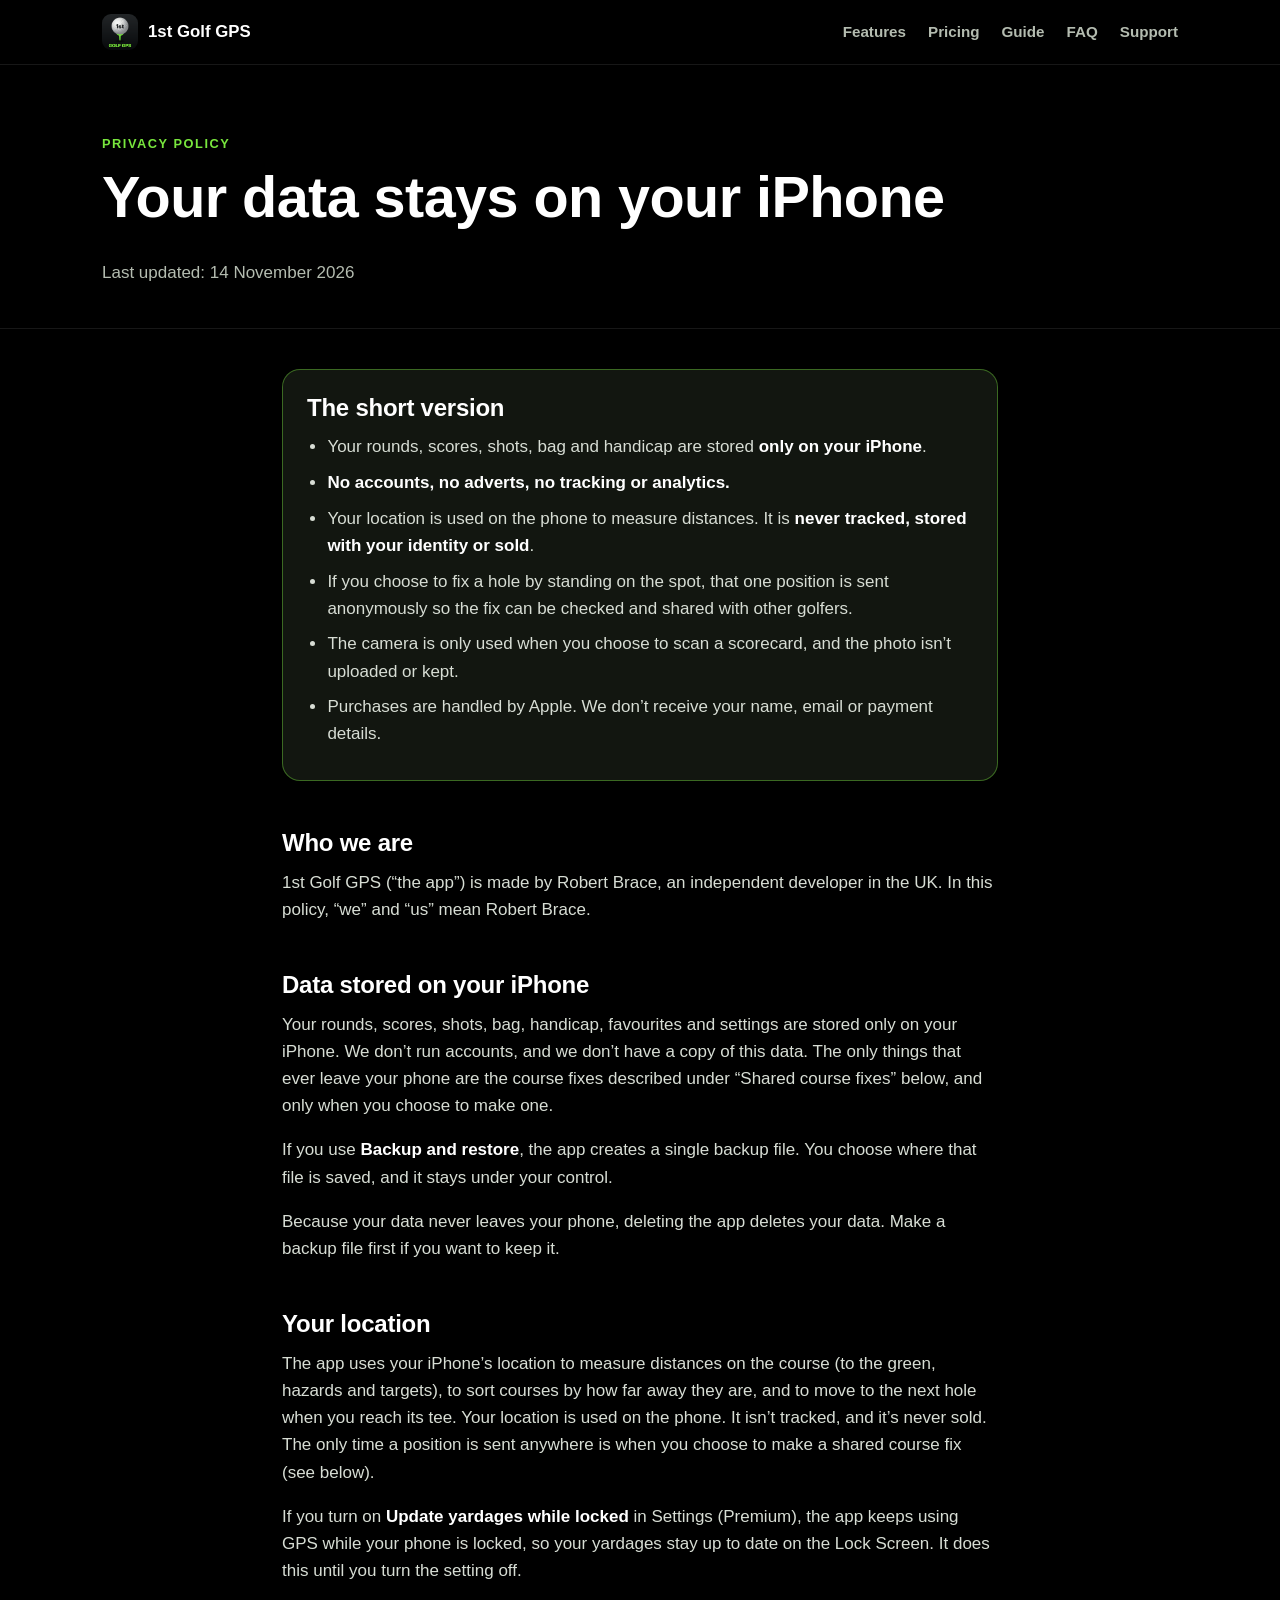
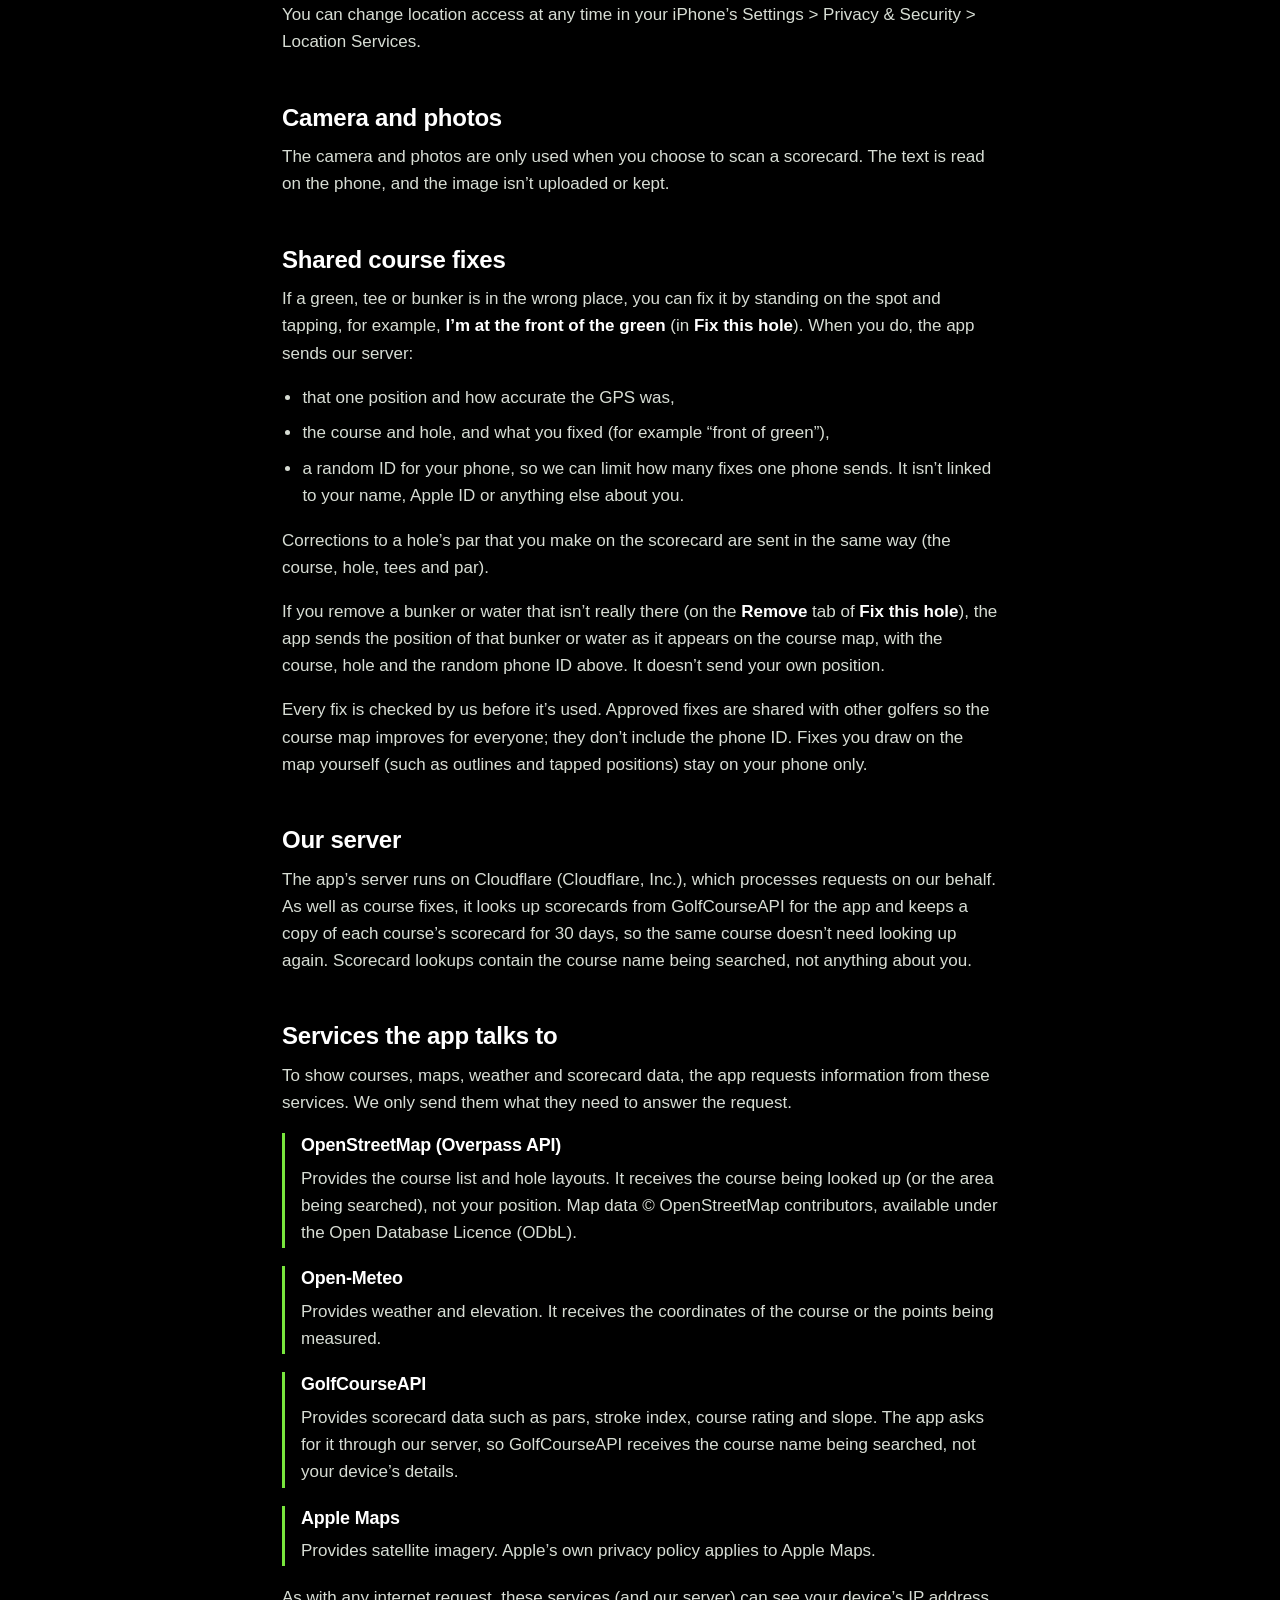
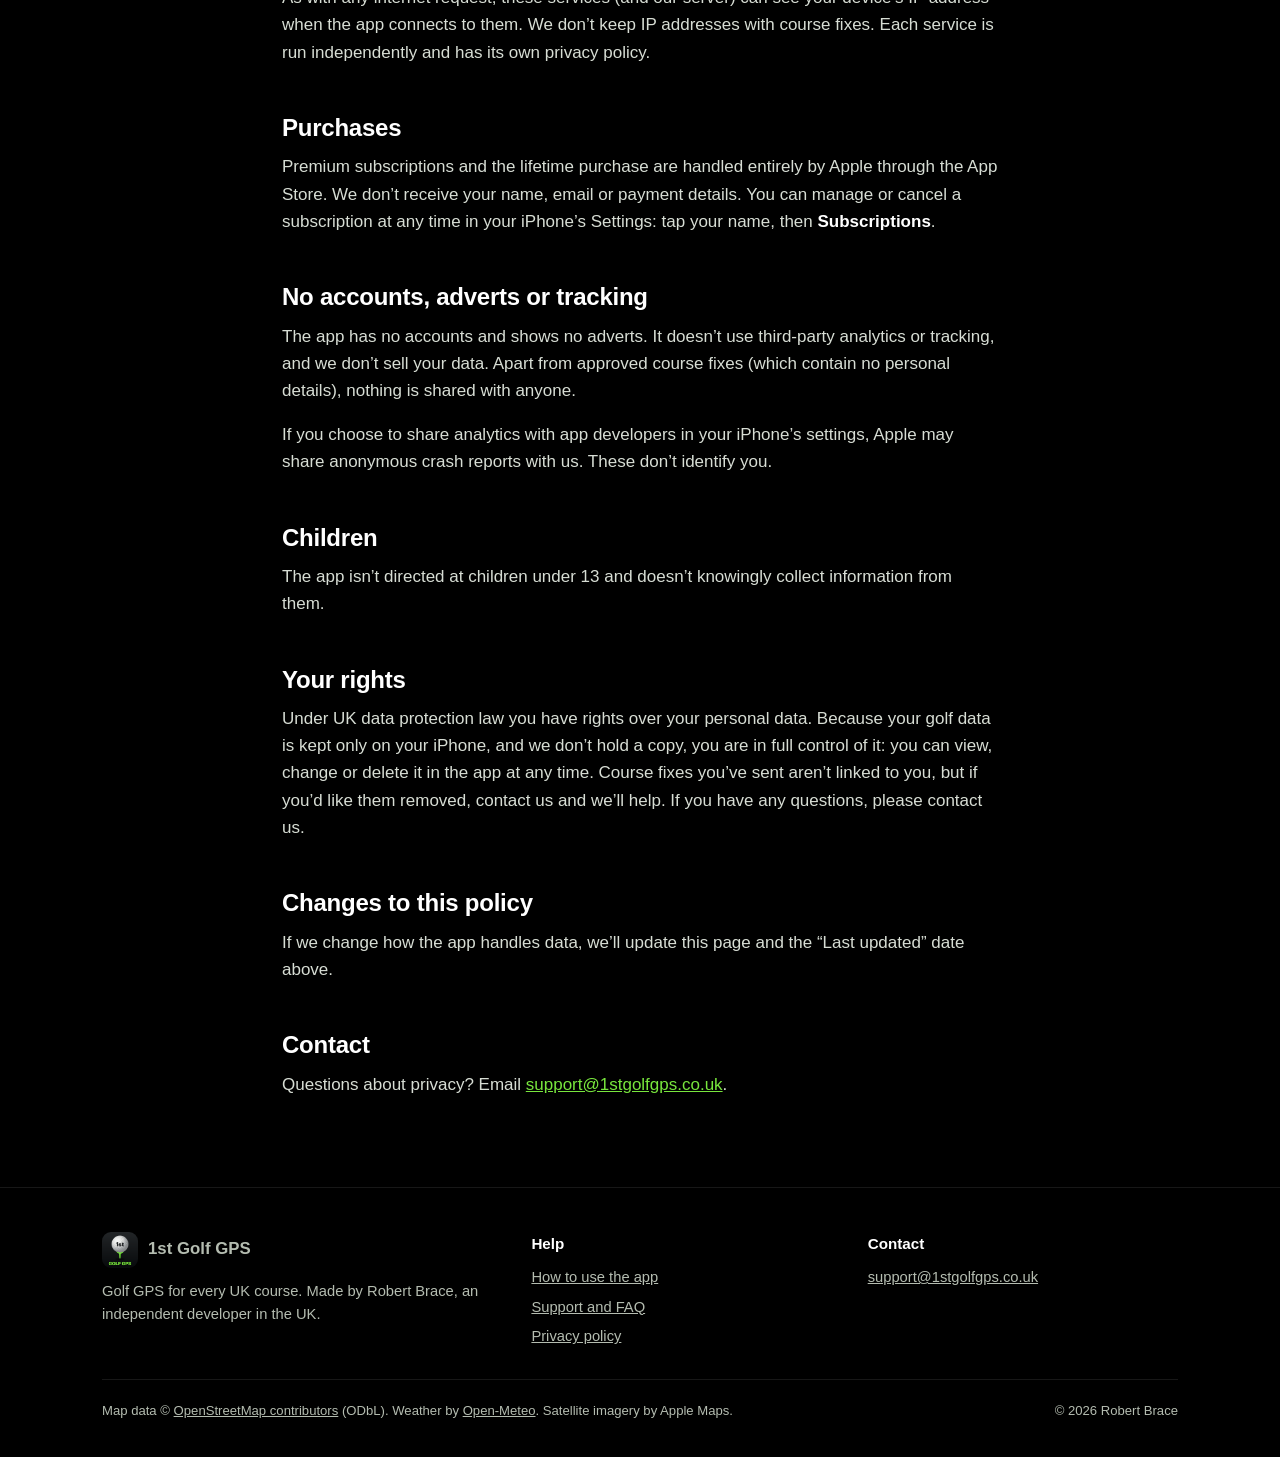
<file: privacy.html>
<!DOCTYPE html>
<html lang="en-GB">
<head>
  <meta charset="utf-8">
  <meta name="viewport" content="width=device-width, initial-scale=1">
  <title>Privacy Policy – 1st Golf GPS</title>
  <meta name="description" content="How 1st Golf GPS handles your data. Your rounds stay on your iPhone. No accounts, no adverts, no tracking.">
  <meta name="theme-color" content="#000000">
  <link rel="icon" type="image/png" href="images/favicon.png">
  <link rel="apple-touch-icon" href="images/apple-touch-icon.png">
  <link rel="stylesheet" href="styles.css">
</head>
<body>
<a class="skip-link" href="#main">Skip to content</a>

<header class="site-header">
  <div class="wrap">
    <a class="brand" href="index.html"><img src="images/app-icon.png" alt="" width="36" height="36">1st Golf GPS</a>
    <nav class="nav" aria-label="Main">
      <a class="nav-wide" href="index.html#features">Features</a>
      <a class="nav-wide" href="index.html#pricing">Pricing</a>
      <a href="guide.html">Guide</a>
      <a class="nav-wide" href="index.html#faq">FAQ</a>
      <a href="support.html">Support</a>
    </nav>
  </div>
</header>

<main id="main">
  <section class="page-head">
    <div class="wrap">
      <span class="eyebrow">Privacy policy</span>
      <h1>Your data stays on your iPhone</h1>
      <p>Last updated: 14 November 2026</p>
    </div>
  </section>

  <div class="wrap prose">
    <div class="summary-box">
      <h2 style="margin-top:0">The short version</h2>
      <ul>
        <li>Your rounds, scores, shots, bag and handicap are stored <strong>only on your iPhone</strong>.</li>
        <li><strong>No accounts, no adverts, no tracking or analytics.</strong></li>
        <li>Your location is used on the phone to measure distances. It is <strong>never tracked, stored with your identity or sold</strong>.</li>
        <li>If you choose to fix a hole by standing on the spot, that one position is sent anonymously so the fix can be checked and shared with other golfers.</li>
        <li>The camera is only used when you choose to scan a scorecard, and the photo isn’t uploaded or kept.</li>
        <li>Purchases are handled by Apple. We don’t receive your name, email or payment details.</li>
      </ul>
    </div>

    <h2>Who we are</h2>
    <p>1st Golf GPS (“the app”) is made by Robert Brace, an independent developer in the UK. In this policy, “we” and “us” mean Robert Brace.</p>

    <h2>Data stored on your iPhone</h2>
    <p>Your rounds, scores, shots, bag, handicap, favourites and settings are stored only on your iPhone. We don’t run accounts, and we don’t have a copy of this data. The only things that ever leave your phone are the course fixes described under “Shared course fixes” below, and only when you choose to make one.</p>
    <p>If you use <strong>Backup and restore</strong>, the app creates a single backup file. You choose where that file is saved, and it stays under your control.</p>
    <p>Because your data never leaves your phone, deleting the app deletes your data. Make a backup file first if you want to keep it.</p>

    <h2>Your location</h2>
    <p>The app uses your iPhone’s location to measure distances on the course (to the green, hazards and targets), to sort courses by how far away they are, and to move to the next hole when you reach its tee. Your location is used on the phone. It isn’t tracked, and it’s never sold. The only time a position is sent anywhere is when you choose to make a shared course fix (see below).</p>
    <p>If you turn on <strong>Update yardages while locked</strong> in Settings (Premium), the app keeps using GPS while your phone is locked, so your yardages stay up to date on the Lock Screen. It does this until you turn the setting off.</p>
    <p>You can change location access at any time in your iPhone’s Settings &gt; Privacy &amp; Security &gt; Location Services.</p>

    <h2>Camera and photos</h2>
    <p>The camera and photos are only used when you choose to scan a scorecard. The text is read on the phone, and the image isn’t uploaded or kept.</p>

    <h2>Shared course fixes</h2>
    <p>If a green, tee or bunker is in the wrong place, you can fix it by standing on the spot and tapping, for example, <strong>I’m at the front of the green</strong> (in <strong>Fix this hole</strong>). When you do, the app sends our server:</p>
    <ul>
      <li>that one position and how accurate the GPS was,</li>
      <li>the course and hole, and what you fixed (for example “front of green”),</li>
      <li>a random ID for your phone, so we can limit how many fixes one phone sends. It isn’t linked to your name, Apple ID or anything else about you.</li>
    </ul>
    <p>Corrections to a hole’s par that you make on the scorecard are sent in the same way (the course, hole, tees and par).</p>
    <p>If you remove a bunker or water that isn’t really there (on the <strong>Remove</strong> tab of <strong>Fix this hole</strong>), the app sends the position of that bunker or water as it appears on the course map, with the course, hole and the random phone ID above. It doesn’t send your own position.</p>
    <p>Every fix is checked by us before it’s used. Approved fixes are shared with other golfers so the course map improves for everyone; they don’t include the phone ID. Fixes you draw on the map yourself (such as outlines and tapped positions) stay on your phone only.</p>

    <h2>Our server</h2>
    <p>The app’s server runs on Cloudflare (Cloudflare, Inc.), which processes requests on our behalf. As well as course fixes, it looks up scorecards from GolfCourseAPI for the app and keeps a copy of each course’s scorecard for 30 days, so the same course doesn’t need looking up again. Scorecard lookups contain the course name being searched, not anything about you.</p>

    <h2>Services the app talks to</h2>
    <p>To show courses, maps, weather and scorecard data, the app requests information from these services. We only send them what they need to answer the request.</p>
    <div class="service">
      <h3 style="margin-top:0">OpenStreetMap (Overpass API)</h3>
      <p>Provides the course list and hole layouts. It receives the course being looked up (or the area being searched), not your position. Map data © OpenStreetMap contributors, available under the Open Database Licence (ODbL).</p>
    </div>
    <div class="service">
      <h3 style="margin-top:0">Open-Meteo</h3>
      <p>Provides weather and elevation. It receives the coordinates of the course or the points being measured.</p>
    </div>
    <div class="service">
      <h3 style="margin-top:0">GolfCourseAPI</h3>
      <p>Provides scorecard data such as pars, stroke index, course rating and slope. The app asks for it through our server, so GolfCourseAPI receives the course name being searched, not your device’s details.</p>
    </div>
    <div class="service">
      <h3 style="margin-top:0">Apple Maps</h3>
      <p>Provides satellite imagery. Apple’s own privacy policy applies to Apple Maps.</p>
    </div>
    <p>As with any internet request, these services (and our server) can see your device’s IP address when the app connects to them. We don’t keep IP addresses with course fixes. Each service is run independently and has its own privacy policy.</p>

    <h2>Purchases</h2>
    <p>Premium subscriptions and the lifetime purchase are handled entirely by Apple through the App Store. We don’t receive your name, email or payment details. You can manage or cancel a subscription at any time in your iPhone’s Settings: tap your name, then <strong>Subscriptions</strong>.</p>

    <h2>No accounts, adverts or tracking</h2>
    <p>The app has no accounts and shows no adverts. It doesn’t use third-party analytics or tracking, and we don’t sell your data. Apart from approved course fixes (which contain no personal details), nothing is shared with anyone.</p>
    <p>If you choose to share analytics with app developers in your iPhone’s settings, Apple may share anonymous crash reports with us. These don’t identify you.</p>

    <h2>Children</h2>
    <p>The app isn’t directed at children under 13 and doesn’t knowingly collect information from them.</p>

    <h2>Your rights</h2>
    <p>Under UK data protection law you have rights over your personal data. Because your golf data is kept only on your iPhone, and we don’t hold a copy, you are in full control of it: you can view, change or delete it in the app at any time. Course fixes you’ve sent aren’t linked to you, but if you’d like them removed, contact us and we’ll help. If you have any questions, please contact us.</p>

    <h2>Changes to this policy</h2>
    <p>If we change how the app handles data, we’ll update this page and the “Last updated” date above.</p>

    <h2>Contact</h2>
    <p>Questions about privacy? Email <a class="js-email">[ADD YOUR SUPPORT EMAIL]</a>.</p>
  </div>
</main>

<footer class="site-footer">
  <div class="wrap">
    <div class="footer-grid">
      <div>
        <a class="brand" href="index.html"><img src="images/app-icon.png" alt="" width="36" height="36">1st Golf GPS</a>
        <p style="margin-top:12px">Golf GPS for every UK course. Made by Robert Brace, an independent developer in the UK.</p>
      </div>
      <div>
        <h4>Help</h4>
        <ul>
          <li><a href="guide.html">How to use the app</a></li>
          <li><a href="support.html">Support and FAQ</a></li>
          <li><a href="privacy.html">Privacy policy</a></li>
        </ul>
      </div>
      <div>
        <h4>Contact</h4>
        <ul><li><a class="js-email">[ADD YOUR SUPPORT EMAIL]</a></li></ul>
      </div>
    </div>
    <div class="credits">
      <span>Map data © <a href="https://www.openstreetmap.org/copyright">OpenStreetMap contributors</a> (ODbL). Weather by <a href="https://open-meteo.com/">Open-Meteo</a>. Satellite imagery by Apple Maps.</span>
      <span>© 2026 Robert Brace</span>
    </div>
  </div>
</footer>

<script src="site.js"></script>
</body>
</html>
</file>
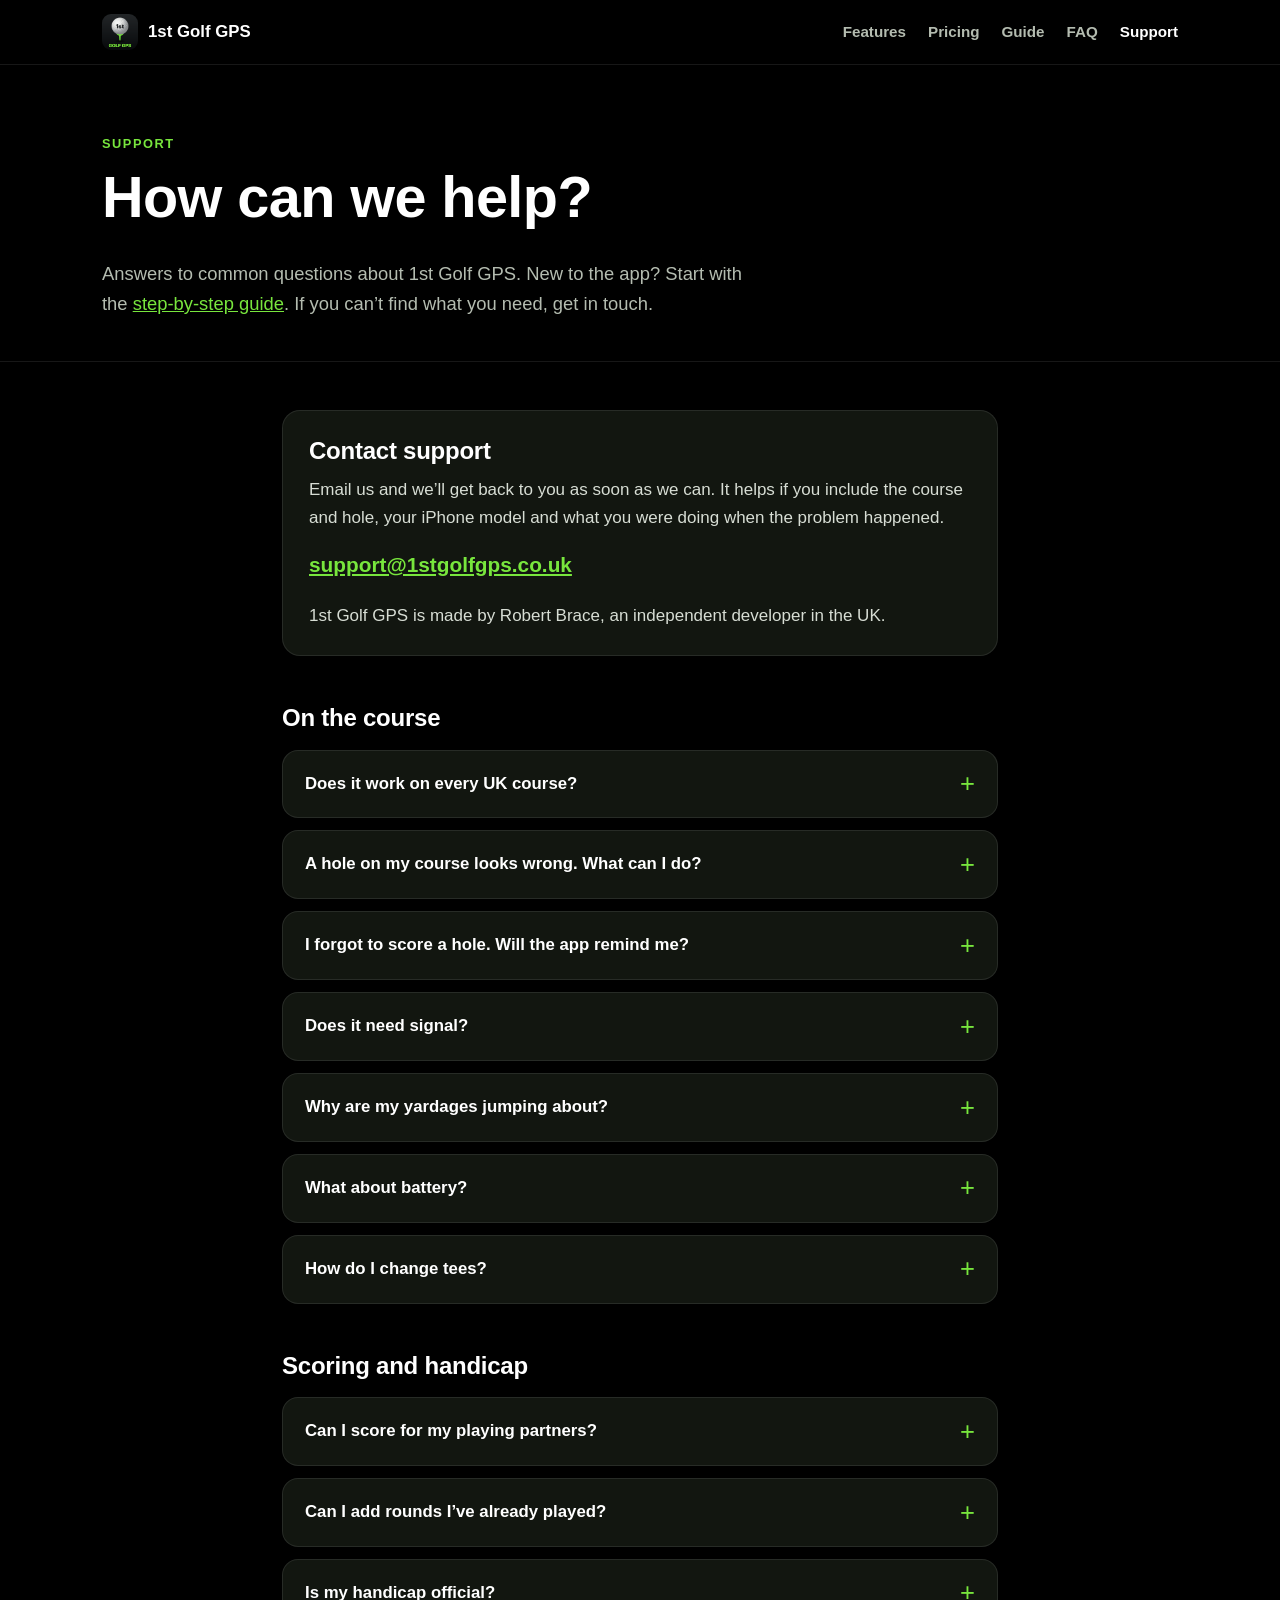
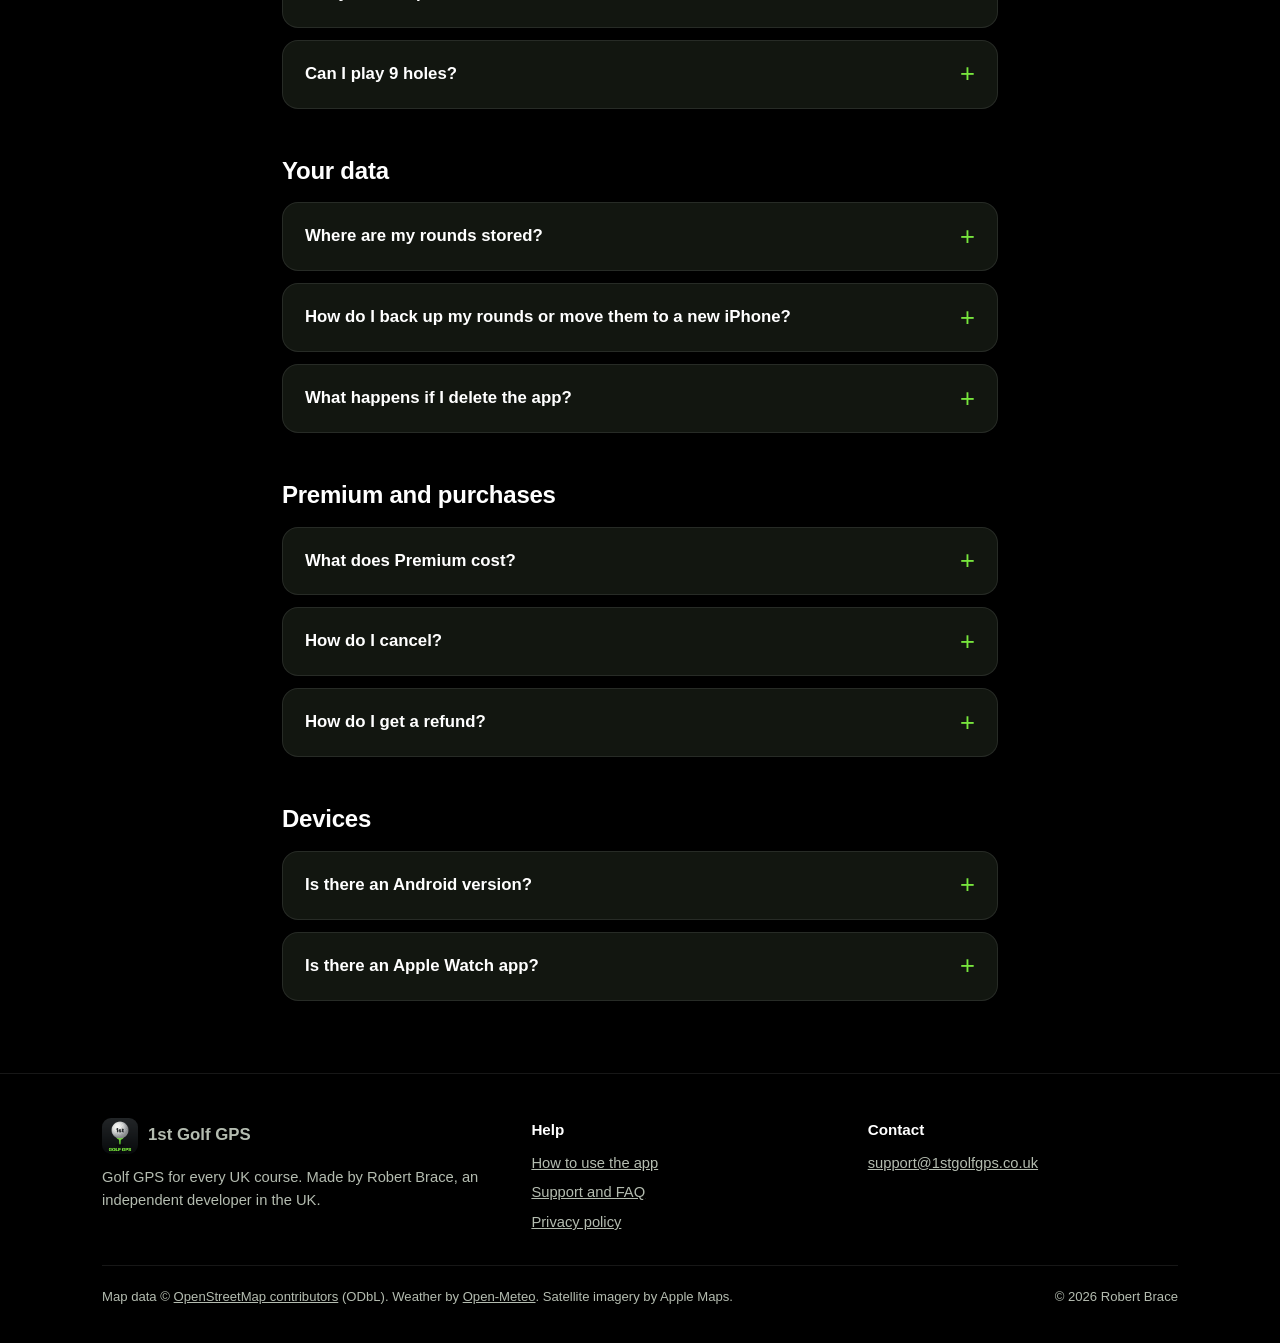
<file: support.html>
<!DOCTYPE html>
<html lang="en-GB">
<head>
  <meta charset="utf-8">
  <meta name="viewport" content="width=device-width, initial-scale=1">
  <title>Support – 1st Golf GPS</title>
  <meta name="description" content="Help and frequently asked questions for 1st Golf GPS, the iPhone golf GPS app for UK courses.">
  <meta name="theme-color" content="#000000">
  <link rel="icon" type="image/png" href="images/favicon.png">
  <link rel="apple-touch-icon" href="images/apple-touch-icon.png">
  <link rel="stylesheet" href="styles.css">
</head>
<body>
<a class="skip-link" href="#main">Skip to content</a>

<header class="site-header">
  <div class="wrap">
    <a class="brand" href="index.html"><img src="images/app-icon.png" alt="" width="36" height="36">1st Golf GPS</a>
    <nav class="nav" aria-label="Main">
      <a class="nav-wide" href="index.html#features">Features</a>
      <a class="nav-wide" href="index.html#pricing">Pricing</a>
      <a href="guide.html">Guide</a>
      <a class="nav-wide" href="index.html#faq">FAQ</a>
      <a href="support.html" aria-current="page">Support</a>
    </nav>
  </div>
</header>

<main id="main">
  <section class="page-head">
    <div class="wrap">
      <span class="eyebrow">Support</span>
      <h1>How can we help?</h1>
      <p class="lead">Answers to common questions about 1st Golf GPS. New to the app? Start with the <a href="guide.html">step-by-step guide</a>. If you can’t find what you need, get in touch.</p>
    </div>
  </section>

  <div class="wrap prose">
    <div class="contact-card">
      <h2 style="margin-top:0">Contact support</h2>
      <p>Email us and we’ll get back to you as soon as we can. It helps if you include the course and hole, your iPhone model and what you were doing when the problem happened.</p>
      <p class="email"><a class="js-email">[ADD YOUR SUPPORT EMAIL]</a></p>
      <p style="margin:0">1st Golf GPS is made by Robert Brace, an independent developer in the UK.</p>
    </div>

    <h2>On the course</h2>
    <div class="faq">
      <details>
        <summary>Does it work on every UK course?</summary>
        <div><p>Yes. 1st Golf GPS covers golf courses across the UK, using course layouts from OpenStreetMap. Official scorecard details such as pars, stroke index, course rating and slope are shown where available.</p></div>
      </details>
      <details>
        <summary>A hole on my course looks wrong. What can I do?</summary>
        <div><p>Open the hole and tap <strong>⋯ → Fix this hole…</strong>. On the <strong>Add or fix</strong> tab there are two ways to fix it:</p>
          <ul>
            <li><strong>Where I’m standing:</strong> stand on the spot and tap, for example, <strong>I’m at the front of the green</strong> or <strong>I’m in a bunker</strong>. Your fix works straight away on your phone, and it’s sent to us to check. Once approved, every golfer gets it.</li>
            <li><strong>On the map:</strong> tap <strong>Outline the green</strong>, <strong>Outline a bunker</strong> or <strong>Outline water</strong>, then tap it on the map, and the app traces its edge. Use <strong>Smaller</strong> or <strong>Bigger</strong> if needed, then <strong>Save</strong>. These fixes stay on your phone.</li>
          </ul>
          <p>Is there a bunker or water shown that isn’t really there? Open <strong>Fix this hole</strong>, switch to the <strong>Remove</strong> tab, and tap <strong>Remove</strong> next to it. It disappears on your phone straight away and is sent to us to check, so it can be removed for every golfer. <strong>Reset this hole</strong> brings removed items back.</p>
          <p>If something still isn’t right, email us with the course name and hole number.</p></div>
      </details>
      <details>
        <summary>I forgot to score a hole. Will the app remind me?</summary>
        <div><p>Yes. During a round, when you reach the next tee and the hole before it has no score, a reminder pops up. Tap <strong>Enter score</strong> to add it. You can turn this off in <strong>Settings → Remind me about missed scores</strong>.</p></div>
      </details>
      <details>
        <summary>Does it need signal?</summary>
        <div><p>Your position comes from your iPhone’s GPS, which doesn’t rely on mobile signal. The full list of UK courses is built into the app, and the first time you open a course its hole layouts download and are then saved on your phone. Live wind, weather and satellite imagery need a data connection.</p></div>
      </details>
      <details>
        <summary>Why are my yardages jumping about?</summary>
        <div><p>GPS accuracy depends on a clear view of the sky. Check that Location Services is turned on for 1st Golf GPS (Settings &gt; Privacy &amp; Security &gt; Location Services) and set to <strong>Precise Location</strong>. Trees and buildings close by can briefly affect accuracy.</p></div>
      </details>
      <details>
        <summary>What about battery?</summary>
        <div><p>GPS does use battery, so the app has a <strong>Battery saver mode</strong> to help it last the round. With Lock Screen yardages (Premium) you can see front, centre and back without unlocking your phone.</p></div>
      </details>
      <details>
        <summary>How do I change tees?</summary>
        <div><p>Choose black, blue, white, yellow or red tees. Lengths, pars and stroke index update for every hole.</p></div>
      </details>
    </div>

    <h2>Scoring and handicap</h2>
    <div class="faq">
      <details>
        <summary>Can I score for my playing partners?</summary>
        <div><p>Yes. You can score up to 3 friends as well as yourself, with a live leaderboard as you go.</p></div>
      </details>
      <details>
        <summary>Can I add rounds I’ve already played?</summary>
        <div><p>Yes. Type a past round in, or scan your paper scorecard with the camera. The numbers are read on your iPhone; the photo isn’t uploaded or kept.</p></div>
      </details>
      <details>
        <summary>Is my handicap official?</summary>
        <div><p>No. The app works out a handicap index the World Handicap System way from your rated rounds, including 9-hole rounds. It’s a guide for your own use; your official handicap still comes from your club.</p></div>
      </details>
      <details>
        <summary>Can I play 9 holes?</summary>
        <div><p>Yes. Play the front 9, the back 9 or the full 18.</p></div>
      </details>
    </div>

    <h2>Your data</h2>
    <div class="faq">
      <details>
        <summary>Where are my rounds stored?</summary>
        <div><p>Only on your iPhone. There are no accounts, no adverts and no tracking or analytics. The only thing ever sent is a course fix you choose to share, with no personal details. See the <a href="privacy.html">privacy policy</a> for the details.</p></div>
      </details>
      <details>
        <summary>How do I back up my rounds or move them to a new iPhone?</summary>
        <div><p>Use <strong>Backup and restore</strong> in the app. It saves all your rounds and settings to one file. Keep that file somewhere safe (for example in Files or iCloud Drive), then restore it on your new phone. Automatic iCloud backup is coming soon.</p></div>
      </details>
      <details>
        <summary>What happens if I delete the app?</summary>
        <div><p>Because your data is stored only on your iPhone, deleting the app deletes your rounds too. Make a backup file first if you want to keep them.</p></div>
      </details>
    </div>

    <h2>Premium and purchases</h2>
    <div class="faq">
      <details>
        <summary>What does Premium cost?</summary>
        <div><p>Planned pricing is £3.99 a month, or £24.99 a year with a 7-day free trial, or £69.99 for lifetime access as a one-off payment. Payments aren’t live yet and prices may change at launch. See <a href="index.html#pricing">what’s included</a>.</p></div>
      </details>
      <details>
        <summary>How do I cancel?</summary>
        <div><p>Subscriptions are handled by Apple. Open <strong>Settings</strong> on your iPhone, tap your name, then <strong>Subscriptions</strong>, choose 1st Golf GPS and tap <strong>Cancel Subscription</strong>. You can cancel any time.</p></div>
      </details>
      <details>
        <summary>How do I get a refund?</summary>
        <div><p>Purchases are made through Apple, so refunds are handled by Apple too. You can request one at <a href="https://reportaproblem.apple.com">reportaproblem.apple.com</a>.</p></div>
      </details>
    </div>

    <h2>Devices</h2>
    <div class="faq">
      <details>
        <summary>Is there an Android version?</summary>
        <div><p>No. 1st Golf GPS is for iPhone only.</p></div>
      </details>
      <details>
        <summary>Is there an Apple Watch app?</summary>
        <div><p>Not yet. An Apple Watch app is coming soon, along with Apple Health workouts and automatic iCloud backup.</p></div>
      </details>
    </div>
  </div>
</main>

<footer class="site-footer">
  <div class="wrap">
    <div class="footer-grid">
      <div>
        <a class="brand" href="index.html"><img src="images/app-icon.png" alt="" width="36" height="36">1st Golf GPS</a>
        <p style="margin-top:12px">Golf GPS for every UK course. Made by Robert Brace, an independent developer in the UK.</p>
      </div>
      <div>
        <h4>Help</h4>
        <ul>
          <li><a href="guide.html">How to use the app</a></li>
          <li><a href="support.html">Support and FAQ</a></li>
          <li><a href="privacy.html">Privacy policy</a></li>
        </ul>
      </div>
      <div>
        <h4>Contact</h4>
        <ul><li><a class="js-email">[ADD YOUR SUPPORT EMAIL]</a></li></ul>
      </div>
    </div>
    <div class="credits">
      <span>Map data © <a href="https://www.openstreetmap.org/copyright">OpenStreetMap contributors</a> (ODbL). Weather by <a href="https://open-meteo.com/">Open-Meteo</a>. Satellite imagery by Apple Maps.</span>
      <span>© 2026 Robert Brace</span>
    </div>
  </div>
</footer>

<script src="site.js"></script>
</body>
</html>
</file>
<file: styles.css>
/* 1st Golf GPS – shared styles for every page */

:root {
  --black: #000000;
  --green: #78E63D;
  --green-deep: #1F8C1A;
  --white: #ffffff;
  --surface: #0b0d0a;
  --card: #121610;
  --line: rgba(255, 255, 255, 0.09);
  --muted: #b4bcb0;
  --light-bg: #f3f6f0;
  --light-text: #141a12;
  --light-muted: #4b5547;
  --radius: 18px;
  --max: 1120px;
  --font: -apple-system, BlinkMacSystemFont, "SF Pro Text", "Segoe UI", Roboto, "Helvetica Neue", Arial, sans-serif;
}

* { box-sizing: border-box; }

html { scroll-behavior: smooth; -webkit-text-size-adjust: 100%; }

body {
  margin: 0;
  background: var(--black);
  color: var(--white);
  font-family: var(--font);
  font-size: 17px;
  line-height: 1.6;
}

img { max-width: 100%; height: auto; display: block; }

a { color: var(--green); }
a:hover { text-decoration: none; }

h1, h2, h3 { line-height: 1.15; margin: 0 0 0.5em; letter-spacing: -0.01em; }
h1 { font-size: clamp(2.2rem, 6vw, 3.6rem); font-weight: 800; }
h2 { font-size: clamp(1.7rem, 4.2vw, 2.5rem); font-weight: 800; }
h3 { font-size: 1.12rem; font-weight: 700; }
p { margin: 0 0 1em; }

.wrap { width: 100%; max-width: var(--max); margin: 0 auto; padding: 0 22px; }
.section { padding: 72px 0; }
.section--tight { padding: 48px 0; }
.eyebrow {
  display: inline-block;
  color: var(--green);
  font-weight: 700;
  font-size: 0.8rem;
  letter-spacing: 0.12em;
  text-transform: uppercase;
  margin-bottom: 10px;
}
.lead { font-size: 1.15rem; color: var(--muted); max-width: 640px; }
.center { text-align: center; }
.center .lead { margin-left: auto; margin-right: auto; }
.green { color: var(--green); }

.skip-link {
  position: absolute; left: -999px; top: 8px;
  background: var(--green); color: #000; padding: 8px 14px; border-radius: 8px; z-index: 100;
}
.skip-link:focus { left: 8px; }

/* ---------- Header ---------- */
.site-header {
  position: sticky; top: 0; z-index: 50;
  background: rgba(0, 0, 0, 0.86);
  -webkit-backdrop-filter: blur(12px);
  backdrop-filter: blur(12px);
  border-bottom: 1px solid var(--line);
}
.site-header .wrap { display: flex; align-items: center; justify-content: space-between; height: 64px; gap: 16px; }
.brand { display: flex; align-items: center; gap: 10px; color: var(--white); text-decoration: none; font-weight: 800; font-size: 1.05rem; white-space: nowrap; }
.brand img { width: 36px; height: 36px; border-radius: 9px; }
.nav { display: flex; gap: 22px; }
.nav a { color: var(--muted); text-decoration: none; font-size: 0.95rem; font-weight: 600; }
.nav a:hover, .nav a[aria-current="page"] { color: var(--white); }
@media (max-width: 720px) {
  .nav { gap: 16px; }
  .nav .nav-wide { display: none; }
}

/* ---------- Buttons ---------- */
.btn {
  display: inline-flex; align-items: center; justify-content: center; gap: 10px;
  min-height: 54px; padding: 0 26px;
  border-radius: 999px;
  font-weight: 800; font-size: 1rem;
  text-decoration: none;
  border: 2px solid var(--green);
  background: var(--green); color: #000;
  transition: transform 0.15s ease, box-shadow 0.15s ease;
}
.btn:hover { transform: translateY(-1px); box-shadow: 0 8px 28px rgba(120, 230, 61, 0.3); }
.btn svg { width: 22px; height: 22px; flex: none; }
.btn--ghost { background: transparent; color: var(--white); border-color: var(--line); }
.btn--ghost:hover { border-color: var(--green); box-shadow: none; }
/* "Coming soon" state of the App Store button (switched off automatically in site.js) */
.btn.is-soon { cursor: default; }
.btn.is-soon:hover { transform: none; box-shadow: none; }
.btn-row { display: flex; flex-wrap: wrap; gap: 12px; }
.small-note { color: var(--muted); font-size: 0.88rem; margin-top: 14px; }

/* ---------- Hero ---------- */
.hero { padding: 56px 0 40px; overflow: hidden; position: relative; }
.hero::before {
  content: ""; position: absolute; inset: auto -20% -40% 30%; height: 80%;
  background: radial-gradient(closest-side, rgba(120, 230, 61, 0.18), transparent);
  pointer-events: none;
}
.hero .wrap { display: grid; gap: 40px; align-items: center; position: relative; }
.hero-logo { width: 96px; height: 96px; border-radius: 22px; margin-bottom: 22px; box-shadow: 0 0 0 1px var(--line); }
.hero h1 span { display: block; color: var(--green); }
.hero .lead { margin-bottom: 28px; }
.hero-points { list-style: none; padding: 0; margin: 22px 0 0; display: flex; flex-wrap: wrap; gap: 8px 18px; color: var(--muted); font-size: 0.93rem; }
.hero-points li::before { content: "✓ "; color: var(--green); font-weight: 800; }
@media (min-width: 880px) {
  .hero { padding: 88px 0 72px; }
  .hero .wrap { grid-template-columns: 1.15fr 0.85fr; }
}

/* ---------- Phone mock-up ---------- */
.phone {
  width: min(300px, 78vw);
  margin: 0 auto;
  aspect-ratio: 390 / 844;
  border-radius: 46px;
  padding: 10px;
  background: linear-gradient(145deg, #2a2d29, #0c0d0c);
  box-shadow: 0 0 0 1px rgba(255,255,255,0.12), 0 30px 80px rgba(0,0,0,0.7), 0 0 120px rgba(120,230,61,0.12);
  position: relative;
}
.phone img { width: 100%; height: 100%; object-fit: cover; border-radius: 37px; background: #111; }
.phone::after {
  content: ""; position: absolute; top: 20px; left: 50%; transform: translateX(-50%);
  width: 30%; height: 24px; background: #000; border-radius: 20px;
}

/* ---------- Cards and grids ---------- */
.grid { display: grid; gap: 16px; }
@media (min-width: 640px) { .grid-2 { grid-template-columns: repeat(2, 1fr); } .grid-3 { grid-template-columns: repeat(2, 1fr); } }
@media (min-width: 960px) { .grid-3 { grid-template-columns: repeat(3, 1fr); } }

.card {
  background: var(--card);
  border: 1px solid var(--line);
  border-radius: var(--radius);
  padding: 24px;
}
.card p { color: var(--muted); margin: 0; font-size: 0.97rem; }
.card h3 { margin-bottom: 6px; }

.benefit { padding: 28px; }
.benefit .icon {
  width: 52px; height: 52px; border-radius: 14px;
  background: rgba(120, 230, 61, 0.12); color: var(--green);
  display: grid; place-items: center; margin-bottom: 18px;
}
.benefit .icon svg { width: 28px; height: 28px; }
.benefit h3 { font-size: 1.3rem; }

/* ---------- Features ---------- */
.feature-group { margin-top: 56px; }
.feature-group > h3 {
  font-size: 1.35rem; display: flex; align-items: center; gap: 12px; margin-bottom: 18px;
}
.feature-group > h3::before { content: ""; width: 28px; height: 4px; border-radius: 4px; background: var(--green); }
.feature h4 { margin: 0 0 4px; font-size: 1.02rem; display: flex; flex-wrap: wrap; align-items: center; gap: 8px; }
.tag {
  font-size: 0.68rem; font-weight: 800; letter-spacing: 0.06em; text-transform: uppercase;
  color: var(--green); border: 1px solid rgba(120, 230, 61, 0.45); border-radius: 999px; padding: 2px 8px;
}
.tag--soon { color: var(--muted); border-color: var(--line); }

/* ---------- Spotlight ---------- */
.spotlight { background: var(--surface); border-top: 1px solid var(--line); border-bottom: 1px solid var(--line); }
.spotlight .wrap { display: grid; gap: 44px; align-items: center; }
@media (min-width: 880px) { .spotlight .wrap { grid-template-columns: 0.8fr 1.2fr; } }
.steps { list-style: none; padding: 0; margin: 24px 0 0; counter-reset: s; display: grid; gap: 14px; }
.steps li { counter-increment: s; display: flex; gap: 14px; align-items: flex-start; color: var(--muted); }
.steps li::before {
  content: counter(s); flex: none; width: 32px; height: 32px; border-radius: 50%;
  background: var(--green); color: #000; font-weight: 800; display: grid; place-items: center; font-size: 0.95rem;
}
.steps strong { color: var(--white); }

/* ---------- Light sections (pricing) ---------- */
.light { background: var(--light-bg); color: var(--light-text); }
.light .eyebrow, .light a { color: var(--green-deep); }
.light .lead { color: var(--light-muted); }
.light .card { background: #fff; border-color: #dfe5da; }
.light .card p, .light li { color: var(--light-muted); }

.planned {
  display: inline-block; background: #fff4cf; color: #6b5200; border: 1px solid #f0dc8f;
  font-weight: 700; font-size: 0.85rem; padding: 6px 12px; border-radius: 999px; margin-bottom: 18px;
}
.price-grid { display: grid; gap: 18px; margin-top: 36px; }
@media (min-width: 860px) { .price-grid { grid-template-columns: 1fr 1.25fr; } }
.plan { padding: 30px; }
.plan h3 { font-size: 1.5rem; color: var(--light-text); }
.plan .price { font-size: 2.4rem; font-weight: 800; color: var(--light-text); line-height: 1; margin: 10px 0 6px; }
.plan .price small { font-size: 1rem; font-weight: 600; color: var(--light-muted); }
.plan ul { list-style: none; padding: 0; margin: 20px 0 0; display: grid; gap: 9px; }
.plan li { padding-left: 28px; position: relative; }
.plan li::before {
  content: ""; position: absolute; left: 0; top: 6px; width: 16px; height: 16px; border-radius: 50%;
  background: var(--green-deep) url("data:image/svg+xml,%3Csvg xmlns='http://www.w3.org/2000/svg' viewBox='0 0 16 16'%3E%3Cpath d='M4 8.5l2.5 2.5L12 5.5' fill='none' stroke='white' stroke-width='2.2' stroke-linecap='round' stroke-linejoin='round'/%3E%3C/svg%3E") center/16px no-repeat;
}
.light .plan--premium { border: 2px solid var(--green-deep); position: relative; }
.price-options { display: grid; gap: 10px; margin-top: 16px; }
@media (min-width: 520px) { .price-options { grid-template-columns: repeat(3, 1fr); } }
.price-option { border: 1px solid #dfe5da; border-radius: 14px; padding: 14px; background: var(--light-bg); }
.price-option strong { display: block; font-size: 1.45rem; color: var(--light-text); }
.price-option span { font-size: 0.88rem; color: var(--light-muted); }
.price-option em { display: block; font-style: normal; font-weight: 700; color: var(--green-deep); font-size: 0.85rem; margin-top: 4px; }
.price-footnote { margin-top: 22px; font-size: 0.92rem; color: var(--light-muted); }

/* ---------- Privacy promise ---------- */
.promise { text-align: center; }
.promise .shield {
  width: 84px; height: 84px; margin: 0 auto 22px; border-radius: 24px;
  background: rgba(120, 230, 61, 0.12); color: var(--green); display: grid; place-items: center;
}
.promise .shield svg { width: 44px; height: 44px; }
.promise-list { list-style: none; padding: 0; margin: 30px auto 0; display: grid; gap: 12px; max-width: 820px; }
@media (min-width: 720px) { .promise-list { grid-template-columns: repeat(3, 1fr); } }
.promise-list li { background: var(--card); border: 1px solid var(--line); border-radius: 14px; padding: 16px; font-weight: 700; }

/* ---------- Coming soon strip ---------- */
.soon-row { display: flex; flex-wrap: wrap; gap: 10px; justify-content: center; margin-top: 18px; }
.soon-row span { border: 1px dashed rgba(255,255,255,0.25); border-radius: 999px; padding: 8px 16px; color: var(--muted); font-weight: 600; font-size: 0.95rem; }

/* ---------- FAQ ---------- */
.faq { max-width: 820px; margin: 32px auto 0; display: grid; gap: 12px; }
.faq details { background: var(--card); border: 1px solid var(--line); border-radius: 16px; padding: 0 22px; }
.faq details[open] { border-color: rgba(120, 230, 61, 0.4); }
.faq summary {
  cursor: pointer; list-style: none; padding: 20px 34px 20px 0; font-weight: 700; font-size: 1.05rem; position: relative;
}
.faq summary::-webkit-details-marker { display: none; }
.faq summary::after {
  content: "+"; position: absolute; right: 0; top: 50%; transform: translateY(-50%);
  color: var(--green); font-size: 1.6rem; font-weight: 400; line-height: 1;
}
.faq details[open] summary::after { content: "–"; }
.faq details > div { color: var(--muted); padding-bottom: 20px; }
.faq details > div p:last-child { margin-bottom: 0; }

/* ---------- CTA band ---------- */
.cta-band { text-align: center; }
.cta-band img { width: 84px; height: 84px; border-radius: 20px; margin: 0 auto 20px; }
.cta-band .btn-row { justify-content: center; margin-top: 24px; }

/* ---------- Simple text pages (support, privacy) ---------- */
.page-head { padding: 64px 0 24px; border-bottom: 1px solid var(--line); }
.page-head p { color: var(--muted); }
.prose { max-width: 760px; padding-top: 40px; padding-bottom: 72px; }
.prose h2 { font-size: 1.5rem; margin-top: 2em; }
.prose h2:first-child { margin-top: 0; }
.prose h3 { margin-top: 1.5em; }
.prose p, .prose li { color: #d7ddd4; }
.prose ul { padding-left: 1.2em; }
.prose li { margin-bottom: 0.5em; }
.prose strong { color: var(--white); }
.summary-box {
  background: var(--card); border: 1px solid rgba(120, 230, 61, 0.4); border-radius: var(--radius); padding: 24px; margin-bottom: 36px;
}
.summary-box ul { margin: 0; }
.service { border-left: 3px solid var(--green); padding: 2px 0 2px 16px; margin: 0 0 18px; }
.service p { margin: 0; }
.contact-card {
  background: var(--card); border: 1px solid var(--line); border-radius: var(--radius); padding: 26px; margin: 8px 0 40px;
}
.contact-card .email { font-size: 1.3rem; font-weight: 800; word-break: break-all; }
.prose .faq { margin: 18px 0 0; }

/* ---------- Footer ---------- */
.site-footer { border-top: 1px solid var(--line); padding: 44px 0 36px; color: var(--muted); font-size: 0.92rem; }
.footer-grid { display: grid; gap: 26px; }
@media (min-width: 760px) { .footer-grid { grid-template-columns: 1.3fr 1fr 1fr; } }
.site-footer h4 { color: var(--white); margin: 0 0 10px; font-size: 0.95rem; }
.site-footer ul { list-style: none; padding: 0; margin: 0; display: grid; gap: 6px; }
.site-footer a { color: var(--muted); }
.site-footer a:hover { color: var(--green); }
.credits { margin-top: 30px; padding-top: 20px; border-top: 1px solid var(--line); font-size: 0.82rem; display: flex; flex-wrap: wrap; gap: 6px 16px; justify-content: space-between; }

/* ---------- How-to guide ---------- */
.guide-contents { display: flex; flex-wrap: wrap; gap: 10px; margin-top: 22px; }
.guide-contents a {
  text-decoration: none; color: var(--white); font-weight: 700; font-size: 0.93rem;
  background: var(--card); border: 1px solid var(--line); border-radius: 999px; padding: 8px 16px;
}
.guide-contents a span { color: var(--green); margin-right: 6px; }
.guide-contents a:hover { border-color: var(--green); }
.guide-note {
  background: var(--card); border: 1px solid var(--line); border-radius: 14px; padding: 14px 18px;
  color: var(--muted); font-size: 0.93rem; margin-top: 22px;
}
.guide-section { padding: 56px 0 8px; scroll-margin-top: 70px; }
.guide-section > .wrap > h2 { display: flex; align-items: center; gap: 14px; }
.guide-section > .wrap > h2 .num {
  flex: none; width: 44px; height: 44px; border-radius: 12px; background: var(--green); color: #000;
  display: grid; place-items: center; font-size: 1.2rem;
}
.guide-steps { display: grid; gap: 18px; margin-top: 26px; }
@media (min-width: 900px) { .guide-steps { grid-template-columns: repeat(2, 1fr); } }
.step {
  display: grid; grid-template-columns: 120px 1fr; gap: 18px; align-items: start;
  background: var(--card); border: 1px solid var(--line); border-radius: var(--radius); padding: 18px;
}
@media (min-width: 560px) { .step { grid-template-columns: 160px 1fr; gap: 22px; } }
.step img { width: 100%; border-radius: 16px; border: 1px solid var(--line); background: #0d110b; }
.step h3 { margin: 4px 0 8px; display: flex; flex-wrap: wrap; align-items: center; gap: 8px; }
.step .step-num { color: var(--green); font-weight: 800; font-size: 0.82rem; letter-spacing: 0.08em; text-transform: uppercase; }
.step p { color: var(--muted); margin: 0 0 10px; font-size: 0.97rem; }
.step p b { color: var(--white); }
.step .tip { font-size: 0.9rem; border-left: 3px solid var(--green); padding-left: 10px; color: #d7ddd4; }
.back-top { display: inline-block; margin-top: 18px; font-size: 0.9rem; }
.step--text { grid-template-columns: 1fr; }
.guide-note b { color: var(--white); }
.step--wide { grid-template-columns: 1fr; }
.step--wide img { max-width: 460px; }

/* ---------- Guide: click a step to enlarge it ---------- */
.step[data-expand] { cursor: zoom-in; scroll-margin-top: 80px; transition: border-color 0.2s ease, background 0.2s ease; }
.step[data-expand]:hover { border-color: rgba(120, 230, 61, 0.45); }
.step[data-expand]:focus-visible { outline: 2px solid var(--green); outline-offset: 3px; }
.img-wrap { position: relative; }
.zoom-hint {
  position: absolute; right: 6px; bottom: 6px; width: 30px; height: 30px; border-radius: 50%;
  background: rgba(0, 0, 0, 0.7); color: var(--white); display: grid; place-items: center;
  box-shadow: 0 0 0 1px rgba(255, 255, 255, 0.2);
}
.zoom-hint svg { width: 17px; height: 17px; }
.step.is-open { grid-column: 1 / -1; cursor: zoom-out; border-color: rgba(120, 230, 61, 0.65); background: #151b12; }
.step.is-open .zh-v { display: none; }
.step.is-open h3 { font-size: 1.35rem; }
.step.is-open p { font-size: 1.05rem; }
@media (min-width: 700px) {
  .step.is-open { grid-template-columns: minmax(280px, 380px) 1fr; gap: 36px; padding: 28px; align-items: center; }
}
@media (max-width: 699px) {
  .step.is-open { grid-template-columns: 1fr; }
  .step.is-open .img-wrap { max-width: 340px; width: 100%; margin: 0 auto; }
}
.step--wide.is-open { grid-template-columns: 1fr; align-items: start; }
.step--wide.is-open img { max-width: 640px; }
</file>
